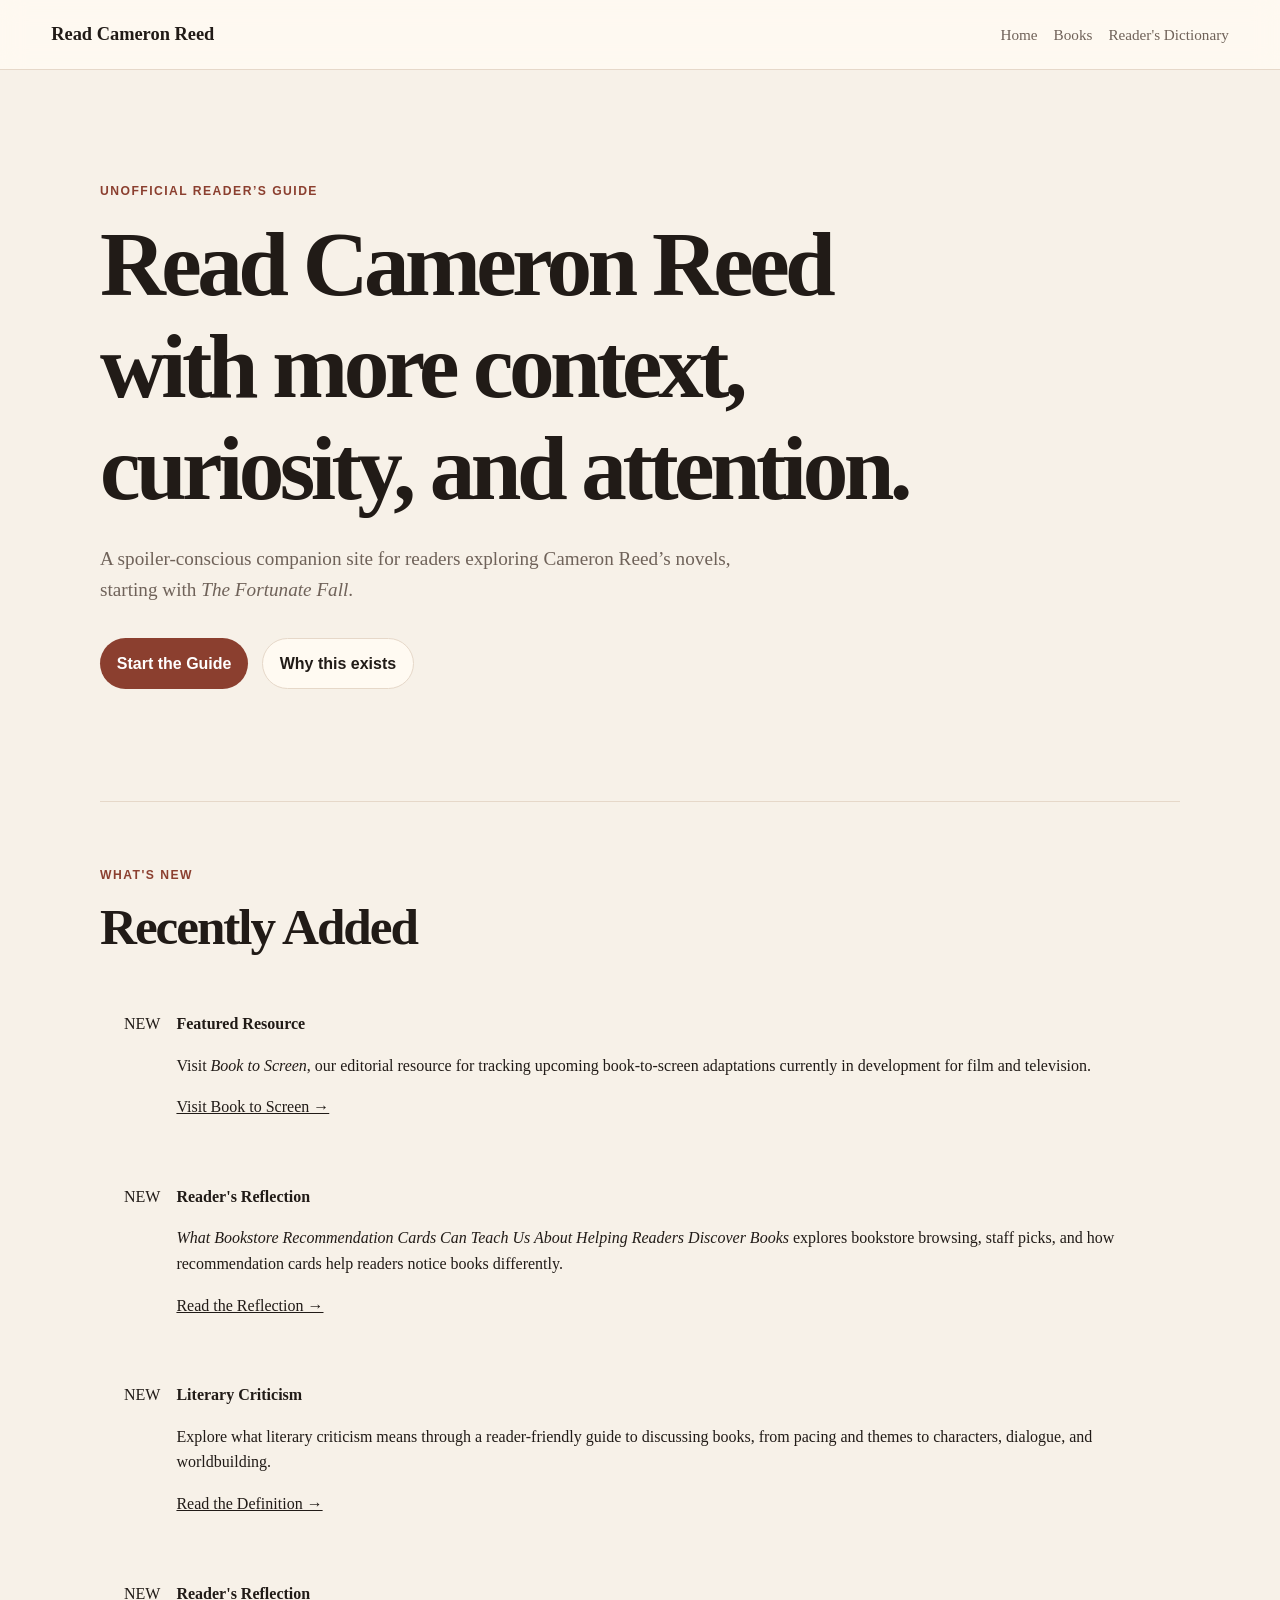
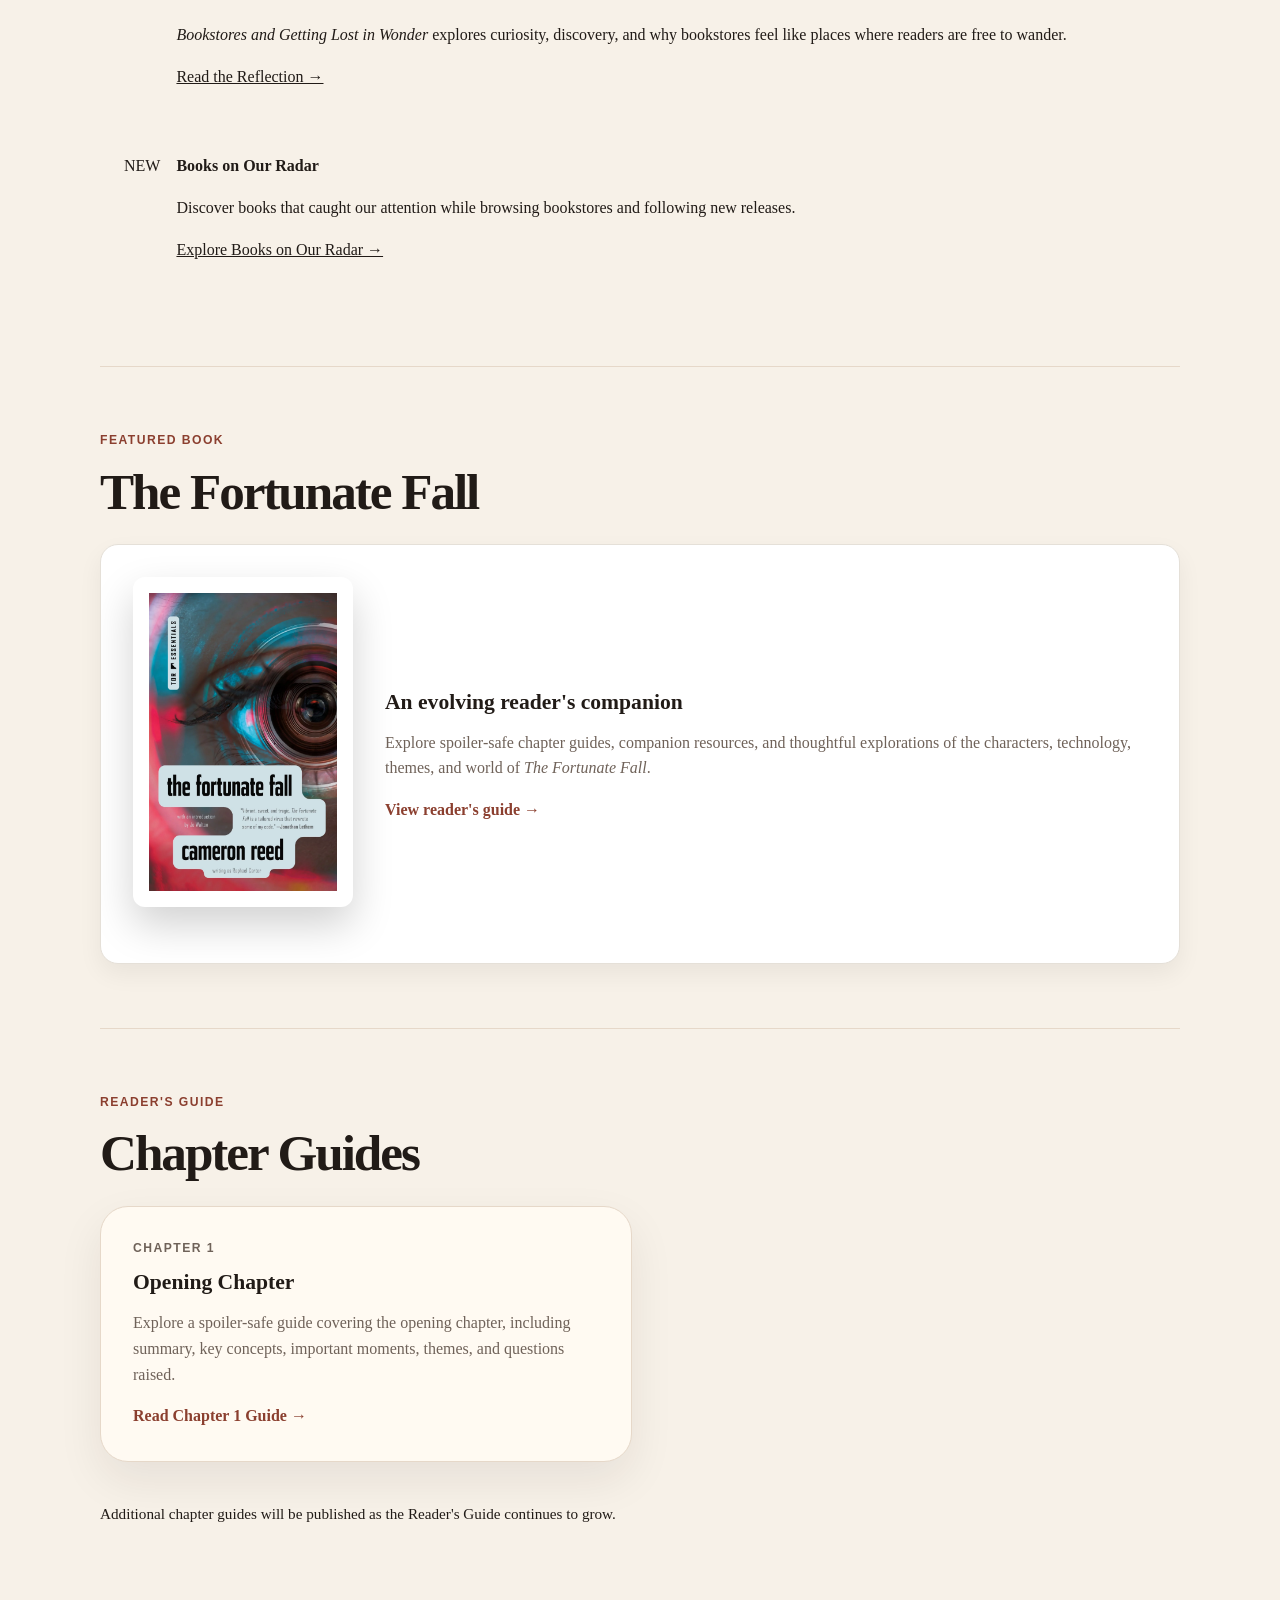
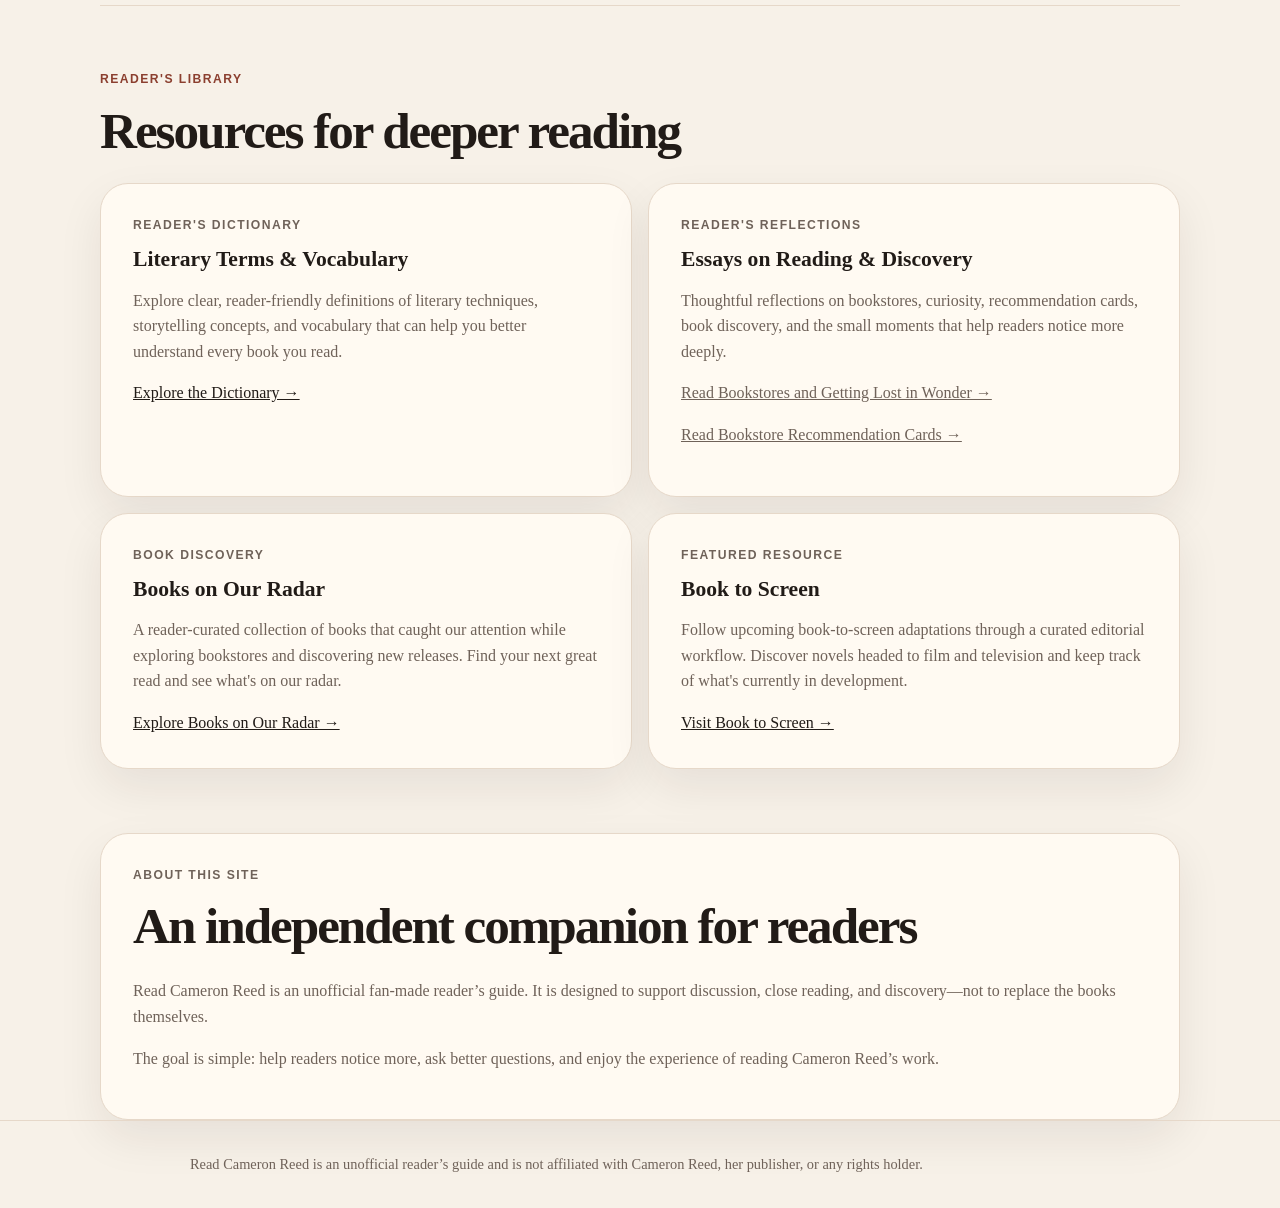
<file: index.html>
<!doctype html>
<html lang="en">

<head>
  <!-- Google tag (gtag.js) -->
  <script async src="https://www.googletagmanager.com/gtag/js?id=G-PW70NG52H1"></script>
  <script>
    window.dataLayer = window.dataLayer || [];
    function gtag() { dataLayer.push(arguments); }
    gtag('js', new Date());

    gtag('config', 'G-PW70NG52H1');
  </script>

  <meta charset="utf-8">
  <meta name="viewport" content="width=device-width, initial-scale=1">

  <title>Read Cameron Reed | An Unofficial Reader's Companion</title>
  <meta name="description"
    content="An unofficial, spoiler-conscious reader's companion for Cameron Reed's novels, featuring chapter guides, themes, characters, and reading resources.">
  <meta name="author" content="Read Cameron Reed">

  <link rel="canonical" href="https://readcameronreed.com/">

  <!-- Open Graph -->
  <meta property="og:locale" content="en_US">
  <meta property="og:type" content="website">
  <meta property="og:site_name" content="Read Cameron Reed">
  <meta property="og:url" content="https://readcameronreed.com/">
  <meta property="og:title" content="Read Cameron Reed">
  <meta property="og:description"
    content="Chapter guides, themes, characters, and thoughtful reading companions for Cameron Reed's novels.">
  <meta property="og:image" content="https://readcameronreed.com/assets/images/social/social-card.jpg">
  <meta property="og:image:secure_url" content="https://readcameronreed.com/assets/images/social/social-card.jpg">
  <meta property="og:image:type" content="image/jpeg">
  <meta property="og:image:width" content="1200">
  <meta property="og:image:height" content="630">
  <meta property="og:image:alt"
    content="Read Cameron Reed — An unofficial reader's companion for Cameron Reed's novels.">

  <!-- Twitter / X -->
  <meta name="twitter:card" content="summary_large_image">
  <meta name="twitter:title" content="Read Cameron Reed">
  <meta name="twitter:description"
    content="Chapter guides, themes, characters, and thoughtful reading companions for Cameron Reed's novels.">
  <meta name="twitter:image" content="https://readcameronreed.com/assets/images/social/social-card.jpg">
  <meta name="twitter:image:alt"
    content="Read Cameron Reed — An unofficial reader's companion for Cameron Reed's novels.">

  <!-- Icons -->
  <link rel="icon" href="/favicon.ico" sizes="any">
  <link rel="icon" type="image/svg+xml" href="/assets/favicon.svg">
  <link rel="icon" type="image/png" sizes="32x32" href="/favicon-32x32.png">
  <link rel="icon" type="image/png" sizes="16x16" href="/favicon-16x16.png">
  <link rel="apple-touch-icon" href="/apple-touch-icon.png">

  <meta name="theme-color" content="#8b3f2f">

  <link rel="stylesheet" href="/assets/style.css?v=1.0.13" />
</head>

<body>
  <header class="site-header">
    <a class="site-logo" href="/">Read Cameron Reed</a>

    <nav class="site-nav" aria-label="Main navigation">
      <a href="/" aria-current="page">Home</a>
      <a href="/the-fortunate-fall/">Books</a>
      <!-- <a href="/readers-library/">Reader's Library</a> -->
      <a href="/readers-dictionary/">Reader's Dictionary</a>
    </nav>
  </header>

  <main>
    <section class="hero">
      <p class="eyebrow">Unofficial reader’s guide</p>
      <h1>Read Cameron Reed with more context, curiosity, and attention.</h1>
      <p class="hero-text">
        A spoiler-conscious companion site for readers exploring Cameron Reed’s novels,
        starting with <em>The Fortunate Fall</em>.
      </p>

      <div class="hero-actions">
        <a class="button primary" href="/the-fortunate-fall/">
          Start the Guide
        </a>
        <a class="button secondary" href="#about">Why this exists</a>
      </div>
    </section>

    <section id="recent" class="section recent-section">
      <div class="section-heading">
        <p class="eyebrow">What's New</p>
        <h2>Recently Added</h2>
      </div>

      <ul class="recent-list">

        <li>
          <span class="recent-badge">NEW</span>

          <div>
            <strong>Featured Resource</strong>

            <p>
              Visit <em>Book to Screen</em>, our editorial resource for tracking
              upcoming book-to-screen adaptations currently in development for film
              and television.
            </p>

            <a href="https://booktoscreen.org/" target="_blank" rel="noopener">
              Visit Book to Screen →
            </a>
          </div>
        </li>

        <li>
          <span class="recent-badge">NEW</span>

          <div>
            <strong>Reader's Reflection</strong>

            <p>
              <em>What Bookstore Recommendation Cards Can Teach Us About Helping Readers Discover Books</em>
              explores bookstore browsing, staff picks, and how recommendation cards help readers notice books
              differently.
            </p>

            <a href="/reflections/bookstore-recommendation-cards/">
              Read the Reflection →
            </a>
          </div>
        </li>

        <li>
          <span class="recent-badge">NEW</span>

          <div>
            <strong>Literary Criticism</strong>

            <p>
              Explore what literary criticism means through a reader-friendly guide to
              discussing books, from pacing and themes to characters, dialogue, and
              worldbuilding.
            </p>

            <a href="/readers-dictionary/literary-criticism/">
              Read the Definition →
            </a>
          </div>
        </li>

        <li>
          <span class="recent-badge">NEW</span>

          <div>
            <strong>Reader's Reflection</strong>

            <p>
              <em>Bookstores and Getting Lost in Wonder</em> explores curiosity,
              discovery, and why bookstores feel like places where readers are free
              to wander.
            </p>

            <a href="/reflections/bookstores-and-curiosity/">
              Read the Reflection →
            </a>
          </div>
        </li>

        <li>
          <span class="recent-badge">NEW</span>

          <div>
            <strong>Books on Our Radar</strong>

            <p>
              Discover books that caught our attention while browsing bookstores
              and following new releases.
            </p>

            <a href="/books-on-our-radar/">
              Explore Books on Our Radar →
            </a>
          </div>
        </li>

      </ul>
    </section>

    <section id="books" class="section">
      <div class="section-heading">
        <p class="eyebrow">Featured book</p>
        <h2>The Fortunate Fall</h2>
      </div>

      <div class="book-card">

        <img src="/assets/images/the-fortunate-fall-cover.webp" alt="Cover of The Fortunate Fall by Cameron Reed"
          class="book-cover">

        <div>
          <h3>An evolving reader's companion</h3>
          <p>
            Explore spoiler-safe chapter guides, companion resources, and thoughtful explorations of the characters,
            technology, themes, and world of <em>The Fortunate Fall</em>.
          </p>

          <a class="text-link" href="/the-fortunate-fall/">
            View reader's guide →
          </a>
        </div>

      </div>
    </section>

    <section id="guides" class="section">
      <div class="section-heading">
        <p class="eyebrow">Reader's Guide</p>
        <h2>Chapter Guides</h2>
      </div>

      <div class="guide-grid">

        <article class="guide-card">
          <p class="chapter-label">Chapter 1</p>

          <h3>Opening Chapter</h3>

          <p>
            Explore a spoiler-safe guide covering the opening chapter, including summary, key concepts, important
            moments, themes, and questions raised.
          </p>

          <a class="text-link" href="/the-fortunate-fall/chapter-1/">
            Read Chapter 1 Guide →
          </a>
        </article>
      </div>
      <p class="doc-note">
        Additional chapter guides will be published as the Reader's Guide continues to grow.
      </p>
    </section>

    <section id="library" class="section">
      <div class="section-heading">
        <p class="eyebrow">Reader's Library</p>
        <h2>Resources for deeper reading</h2>
      </div>

      <div class="guide-grid">

        <article class="guide-card">
          <p class="chapter-label">Reader's Dictionary</p>

          <h3>Literary Terms &amp; Vocabulary</h3>

          <p>
            Explore clear, reader-friendly definitions of literary techniques,
            storytelling concepts, and vocabulary that can help you better
            understand every book you read.
          </p>

          <a href="/readers-dictionary/">
            Explore the Dictionary →
          </a>
        </article>

        <article class="guide-card">
          <p class="chapter-label">Reader's Reflections</p>

          <h3>Essays on Reading &amp; Discovery</h3>

          <p>
            Thoughtful reflections on bookstores, curiosity, recommendation cards,
            book discovery, and the small moments that help readers notice more deeply.
          </p>

          <p>
            <a href="/reflections/bookstores-and-curiosity/">
              Read Bookstores and Getting Lost in Wonder →
            </a>
          </p>

          <p>
            <a href="/reflections/bookstore-recommendation-cards/">
              Read Bookstore Recommendation Cards →
            </a>
          </p>
        </article>

        <article class="guide-card">
          <p class="chapter-label">Book Discovery</p>

          <h3>Books on Our Radar</h3>

          <p>
            A reader-curated collection of books that caught our attention while
            exploring bookstores and discovering new releases. Find your next
            great read and see what's on our radar.
          </p>

          <a href="/books-on-our-radar/">
            Explore Books on Our Radar →
          </a>
        </article>

        <article class="guide-card">
          <p class="chapter-label">Featured Resource</p>

          <h3>Book to Screen</h3>

          <p>
            Follow upcoming book-to-screen adaptations through a curated editorial
            workflow. Discover novels headed to film and television and keep track
            of what's currently in development.
          </p>

          <a href="https://booktoscreen.org/" target="_blank" rel="noopener">
            Visit Book to Screen →
          </a>
        </article>

      </div>
    </section>

    <section id="about" class="section about-section">
      <div class="section-heading">
        <p class="eyebrow">About this site</p>
        <h2>An independent companion for readers</h2>
      </div>

      <p>
        Read Cameron Reed is an unofficial fan-made reader’s guide. It is designed to support
        discussion, close reading, and discovery—not to replace the books themselves.
      </p>

      <p>
        The goal is simple: help readers notice more, ask better questions, and enjoy the experience
        of reading Cameron Reed’s work.
      </p>
    </section>
  </main>

  <footer class="site-footer">
    <p>
      Read Cameron Reed is an unofficial reader’s guide and is not affiliated with Cameron Reed,
      her publisher, or any rights holder.
    </p>
  </footer>

  <script src="assets/main.js"></script>
</body>

</html>
</file>
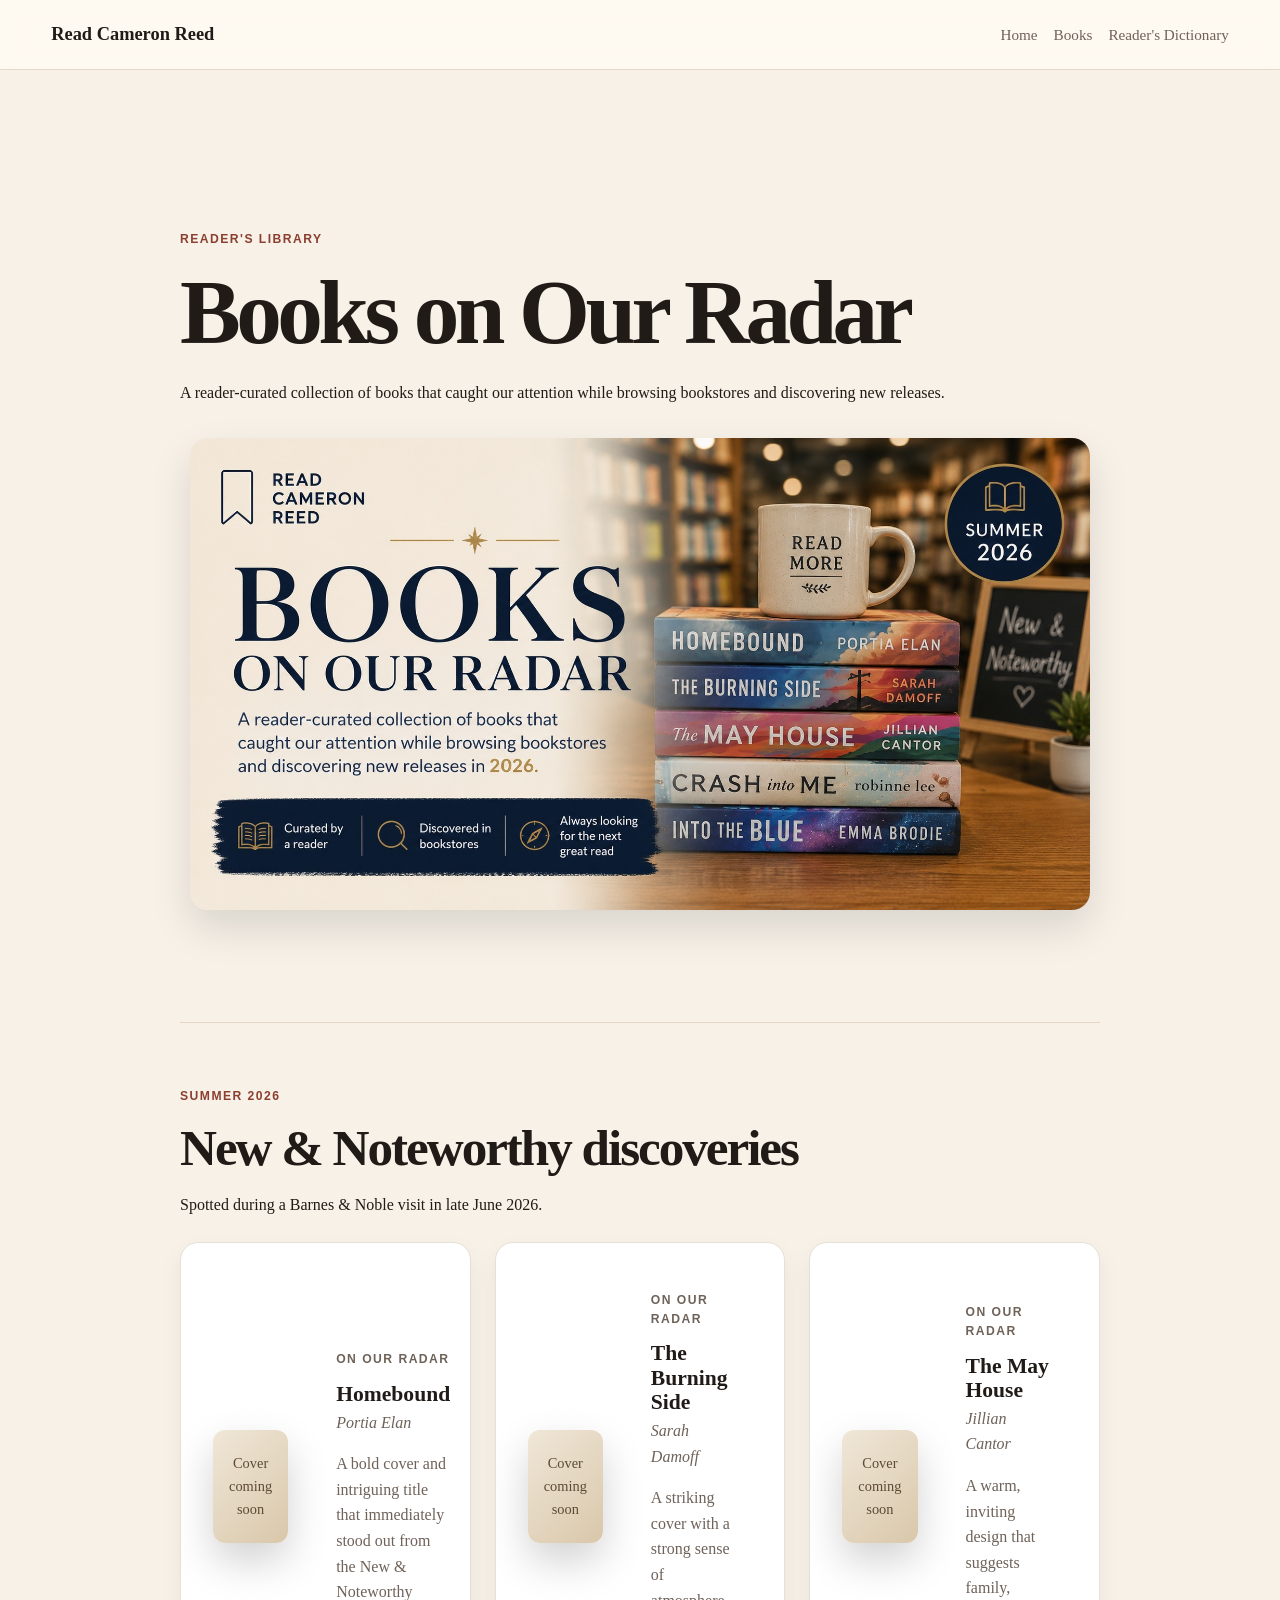
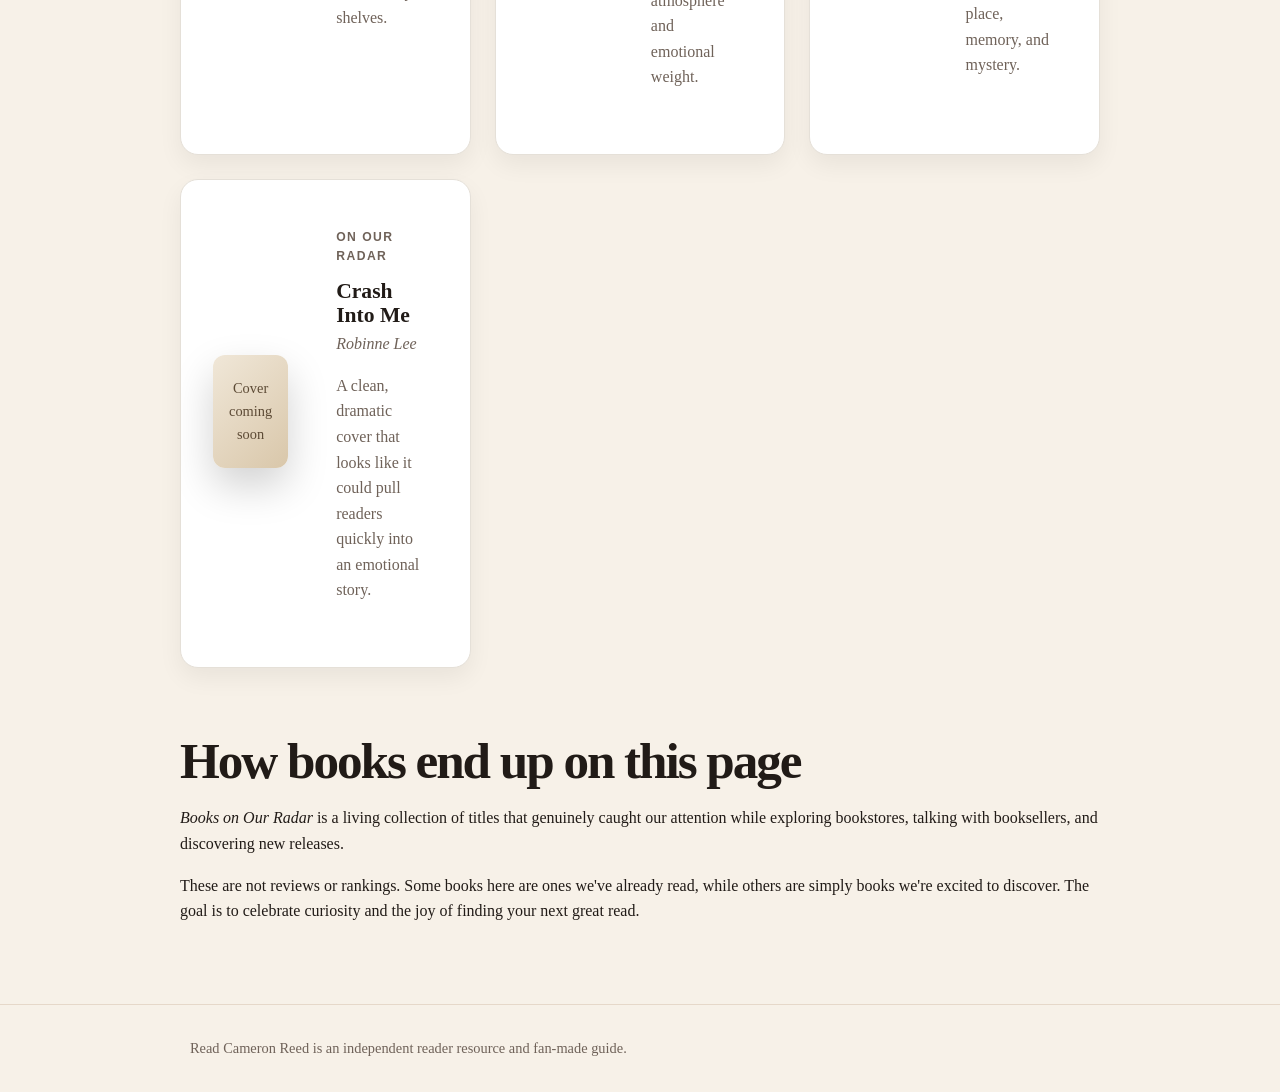
<file: books-on-our-radar/index.html>
<!DOCTYPE html>
<html lang="en">

<head>
    <!-- Google tag (gtag.js) -->
    <script async src="https://www.googletagmanager.com/gtag/js?id=G-PW70NG52H1"></script>
    <script>
        window.dataLayer = window.dataLayer || [];
        function gtag() { dataLayer.push(arguments); }
        gtag('js', new Date());

        gtag('config', 'G-PW70NG52H1');
    </script>

    <meta charset="UTF-8" />
    <meta name="viewport" content="width=device-width, initial-scale=1.0" />

    <title>Books on Our Radar | Read Cameron Reed</title>

    <meta name="description"
        content="A reader-curated collection of books that caught our attention while browsing bookstores and discovering new releases in 2026." />

    <link rel="canonical" href="https://readcameronreed.com/readers-library/books-on-our-radar/" />

    <meta name="robots" content="index,follow" />
    <meta name="author" content="Read Cameron Reed" />
    <meta name="theme-color" content="#0b1220" />

    <link rel="canonical" href="https://readcameronreed.com/the-fortunate-fall/" />

    <!-- Open Graph -->
    <meta property="og:type" content="website" />
    <meta property="og:site_name" content="Read Cameron Reed" />
    <meta property="og:title" content="Books on Our Radar | Read Cameron Reed" />
    <meta property="og:description"
        content="A reader-curated collection of books that caught our attention while browsing bookstores and discovering new releases in 2026." />
    <meta property="og:url" content="https://readcameronreed.com/readers-library/books-on-our-radar/" />
    <meta property="og:image" content="https://readcameronreed.com/assets/images/social/books-on-our-radar.jpg" />
    <meta property="og:image:width" content="1200" />
    <meta property="og:image:height" content="630" />
    <meta property="og:image:alt" content="Books on Our Radar by Read Cameron Reed" />

    <!-- Twitter -->
    <meta name="twitter:card" content="summary_large_image" />
    <meta name="twitter:title" content="Books on Our Radar | Read Cameron Reed" />
    <meta name="twitter:description"
        content="A reader-curated collection of books that caught our attention while browsing bookstores and discovering new releases in 2026." />
    <meta name="twitter:image" content="https://readcameronreed.com/assets/images/social/books-on-our-radar.jpg" />

    <!-- Icons -->
    <link rel="icon" href="/favicon.ico" sizes="any">
    <link rel="icon" type="image/svg+xml" href="/assets/favicon.svg">
    <link rel="icon" type="image/png" sizes="32x32" href="/favicon-32x32.png">
    <link rel="icon" type="image/png" sizes="16x16" href="/favicon-16x16.png">
    <link rel="apple-touch-icon" href="/apple-touch-icon.png">

    <link rel="stylesheet" href="/assets/style.css?v=1.0.13" />
</head>

<body>
    <header class="site-header">
        <a class="site-logo" href="/">Read Cameron Reed</a>

        <nav class="site-nav" aria-label="Main navigation">
            <a href="/">Home</a>
            <a href="/the-fortunate-fall/" aria-current="page">Books</a>
            <!-- <a href="/readers-library/">Reader's Library</a> -->
            <a href="/readers-dictionary/">Reader's Dictionary</a>
        </nav>
    </header>

    <main class="page-shell">
        <section class="hero">
            <p class="eyebrow">Reader's Library</p>

            <h1>Books on Our Radar</h1>

            <p class="lede">
                A reader-curated collection of books that caught our attention while
                browsing bookstores and discovering new releases.
            </p>

            <img class="hero-social-card" src="/assets/images/social/books-on-our-radar.jpg"
                alt="Books on Our Radar by Read Cameron Reed">
        </section>

        <section class="section">
            <div class="section-heading">
                <p class="eyebrow">Summer 2026</p>
                <h2>New & Noteworthy discoveries</h2>
                <p>
                    Spotted during a Barnes & Noble visit in late June 2026.
                </p>
            </div>

            <div class="book-grid">
                <article class="book-card">
                    <div class="book-cover placeholder-cover">Cover coming soon</div>
                    <div class="book-card-body">
                        <p class="chapter-label">On our radar</p>
                        <h3>Homebound</h3>
                        <p class="book-author">Portia Elan</p>
                        <p>
                            A bold cover and intriguing title that immediately stood out from the
                            New & Noteworthy shelves.
                        </p>
                    </div>
                </article>

                <article class="book-card">
                    <div class="book-cover placeholder-cover">Cover coming soon</div>
                    <div class="book-card-body">
                        <p class="chapter-label">On our radar</p>
                        <h3>The Burning Side</h3>
                        <p class="book-author">Sarah Damoff</p>
                        <p>
                            A striking cover with a strong sense of atmosphere and emotional weight.
                        </p>
                    </div>
                </article>

                <article class="book-card">
                    <div class="book-cover placeholder-cover">Cover coming soon</div>
                    <div class="book-card-body">
                        <p class="chapter-label">On our radar</p>
                        <h3>The May House</h3>
                        <p class="book-author">Jillian Cantor</p>
                        <p>
                            A warm, inviting design that suggests family, place, memory, and mystery.
                        </p>
                    </div>
                </article>

                <article class="book-card">
                    <div class="book-cover placeholder-cover">Cover coming soon</div>
                    <div class="book-card-body">
                        <p class="chapter-label">On our radar</p>
                        <h3>Crash Into Me</h3>
                        <p class="book-author">Robinne Lee</p>
                        <p>
                            A clean, dramatic cover that looks like it could pull readers quickly into
                            an emotional story.
                        </p>
                    </div>
                </article>
            </div>
        </section>

        <section class="reader-note">
            <h2>How books end up on this page</h2>

            <p>
                <em>Books on Our Radar</em> is a living collection of titles that genuinely
                caught our attention while exploring bookstores, talking with booksellers,
                and discovering new releases.
            </p>

            <p>
                These are not reviews or rankings. Some books here are ones we've already
                read, while others are simply books we're excited to discover. The goal is
                to celebrate curiosity and the joy of finding your next great read.
            </p>
        </section>
    </main>

    <footer class="site-footer">
        <p>
            Read Cameron Reed is an independent reader resource and fan-made guide.
        </p>
    </footer>
</body>

</html>
</file>
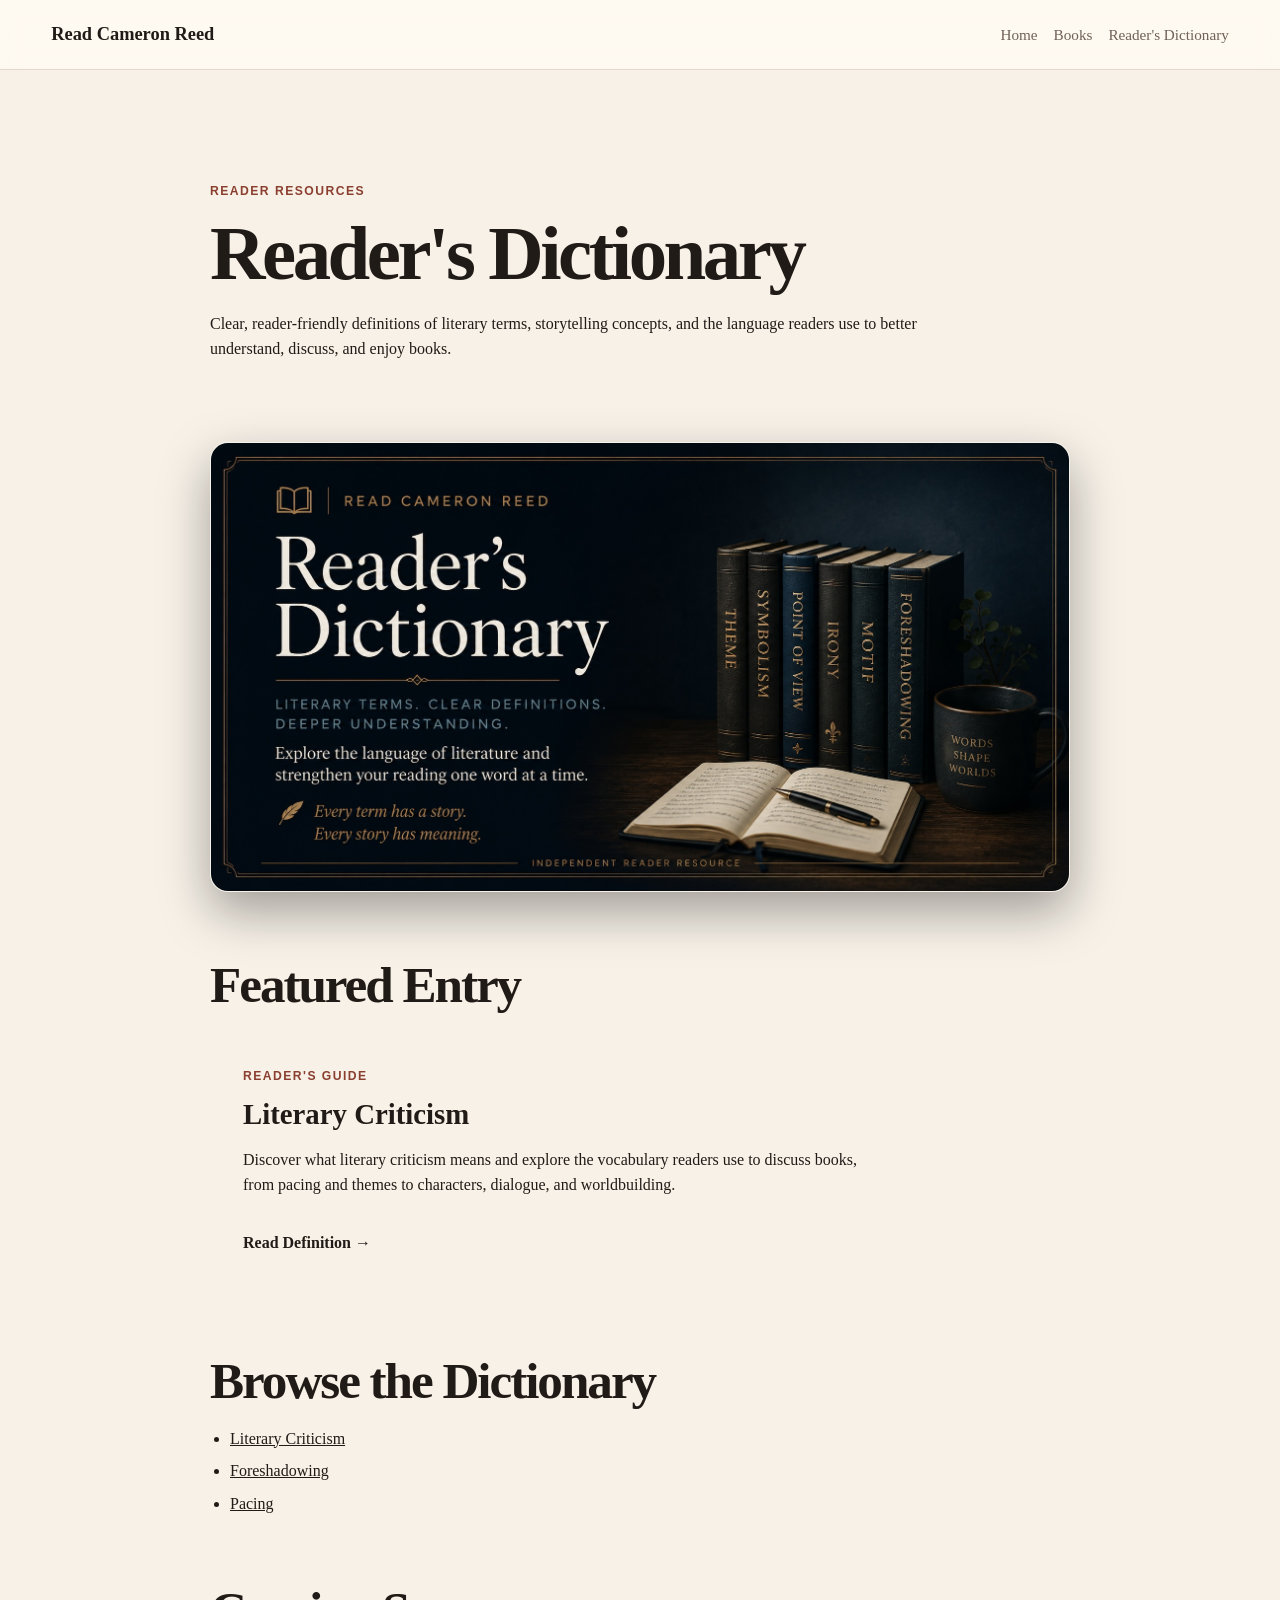
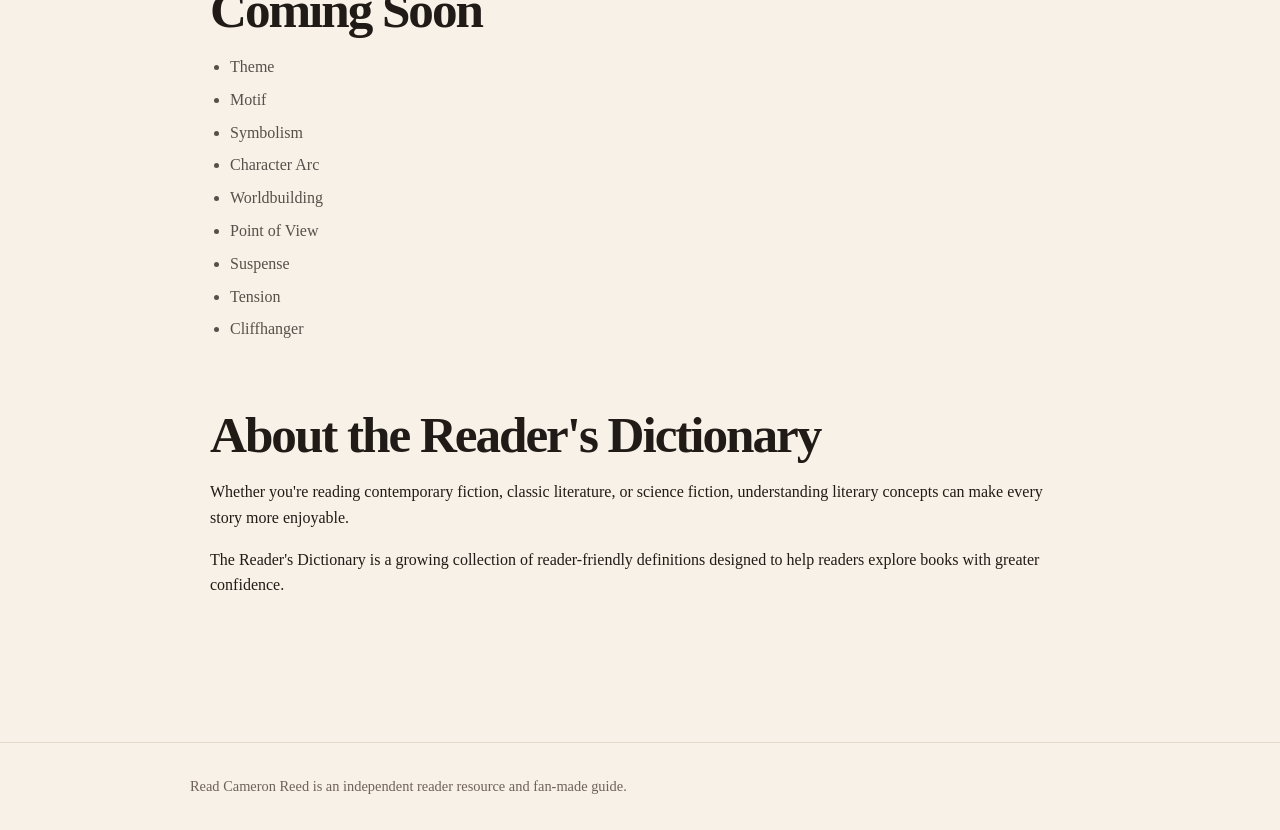
<file: readers-dictionary/index.html>
<!DOCTYPE html>
<html lang="en">

<head>
    <!-- Google tag (gtag.js) -->
    <script async src="https://www.googletagmanager.com/gtag/js?id=G-PW70NG52H1"></script>
    <script>
        window.dataLayer = window.dataLayer || [];
        function gtag() { dataLayer.push(arguments); }
        gtag('js', new Date());

        gtag('config', 'G-PW70NG52H1');
    </script>

    <meta charset="UTF-8" />
    <meta name="viewport" content="width=device-width, initial-scale=1.0" />

    <title>Reader's Dictionary | Read Cameron Reed</title>

    <meta name="description"
        content="Explore clear, reader-friendly definitions of literary terms, storytelling techniques, and vocabulary designed to help readers better understand books and literature." />

    <meta name="robots" content="index,follow" />
    <meta name="author" content="Read Cameron Reed" />
    <meta name="theme-color" content="#0b1220" />

    <link rel="canonical" href="https://readcameronreed.com/readers-dictionary/" />

    <!-- Open Graph -->
    <meta property="og:type" content="website" />
    <meta property="og:site_name" content="Read Cameron Reed" />
    <meta property="og:title" content="Reader's Dictionary | Read Cameron Reed" />
    <meta property="og:description"
        content="Explore literary terms, storytelling techniques, and vocabulary with clear, approachable definitions for readers." />
    <meta property="og:url" content="https://readcameronreed.com/readers-dictionary/" />
    <meta property="og:image" content="https://readcameronreed.com/assets/images/social/readers-dictionary.jpg" />
    <meta property="og:image:width" content="1200" />
    <meta property="og:image:height" content="630" />
    <meta property="og:image:alt" content="Reader's Dictionary by Read Cameron Reed" />

    <!-- Twitter -->
    <meta name="twitter:card" content="summary_large_image" />
    <meta name="twitter:title" content="Reader's Dictionary | Read Cameron Reed" />
    <meta name="twitter:description"
        content="A growing collection of literary definitions, storytelling techniques, and reader-friendly vocabulary." />
    <meta name="twitter:image" content="https://readcameronreed.com/assets/images/social/readers-dictionary.jpg" />

    <!-- Icons -->
    <link rel="icon" href="/favicon.ico" sizes="any">
    <link rel="icon" type="image/svg+xml" href="/assets/favicon.svg">
    <link rel="icon" type="image/png" sizes="32x32" href="/favicon-32x32.png">
    <link rel="icon" type="image/png" sizes="16x16" href="/favicon-16x16.png">
    <link rel="apple-touch-icon" href="/apple-touch-icon.png">

    <link rel="stylesheet" href="/assets/style.css?v=1.0.13" />
</head>

<body>
    <header class="site-header">
        <a class="site-logo" href="/">Read Cameron Reed</a>

        <nav class="site-nav" aria-label="Main navigation">
            <a href="/">Home</a>
            <a href="/the-fortunate-fall/">Books</a>
            <!-- <a href="/readers-library/">Reader's Library</a> -->
            <a href="/readers-dictionary/" aria-current="page">Reader's Dictionary</a>
        </nav>
    </header>

    <main class="doc-shell">
        <article class="dictionary-index">
            <section class="doc-hero">
                <p class="eyebrow">Reader Resources</p>

                <h1>Reader's Dictionary</h1>

                <p class="lede">
                    Clear, reader-friendly definitions of literary terms, storytelling concepts,
                    and the language readers use to better understand, discuss, and enjoy books.
                </p>
            </section>

            <section class="dictionary-banner">

                <img src="/assets/images/social/readers-dictionary.jpg" alt="Reader's Dictionary by Read Cameron Reed"
                    width="1200" height="630" loading="eager">

            </section>

            <section class="dictionary-feature">
                <h2>Featured Entry</h2>

                <div class="dictionary-card">
                    <p class="eyebrow">Reader's Guide</p>

                    <h3>Literary Criticism</h3>

                    <p>
                        Discover what literary criticism means and explore the vocabulary
                        readers use to discuss books, from pacing and themes to characters,
                        dialogue, and worldbuilding.
                    </p>

                    <a class="dictionary-link" href="/readers-dictionary/literary-criticism/">
                        Read Definition →
                    </a>
                </div>
            </section>

            <section>
                <h2>Browse the Dictionary</h2>

                <ul class="dictionary-list">
                    <li>
                        <a href="/readers-dictionary/literary-criticism/">Literary Criticism</a>
                    </li>
                    <li>
                        <a href="/readers-dictionary/foreshadowing/">Foreshadowing</a>
                    </li>
                    <li>
                        <a href="/readers-dictionary/pacing/">Pacing</a>
                    </li>
                </ul>
            </section>

            <section>
                <h2>Coming Soon</h2>

                <ul class="coming-soon">
                    <li>Theme</li>
                    <li>Motif</li>
                    <li>Symbolism</li>
                    <li>Character Arc</li>
                    <li>Worldbuilding</li>
                    <li>Point of View</li>
                    <li>Suspense</li>
                    <li>Tension</li>
                    <li>Cliffhanger</li>
                </ul>
            </section>

            <section>
                <h2>About the Reader's Dictionary</h2>

                <p>
                    Whether you're reading contemporary fiction, classic literature,
                    or science fiction, understanding literary concepts can make
                    every story more enjoyable.
                </p>

                <p>
                    The Reader's Dictionary is a growing collection of reader-friendly
                    definitions designed to help readers explore books with greater confidence.
                </p>
            </section>
        </article>
    </main>

    <footer class="site-footer">
        <p>
            Read Cameron Reed is an independent reader resource and fan-made guide.
        </p>
    </footer>
</body>

</html>
</file>
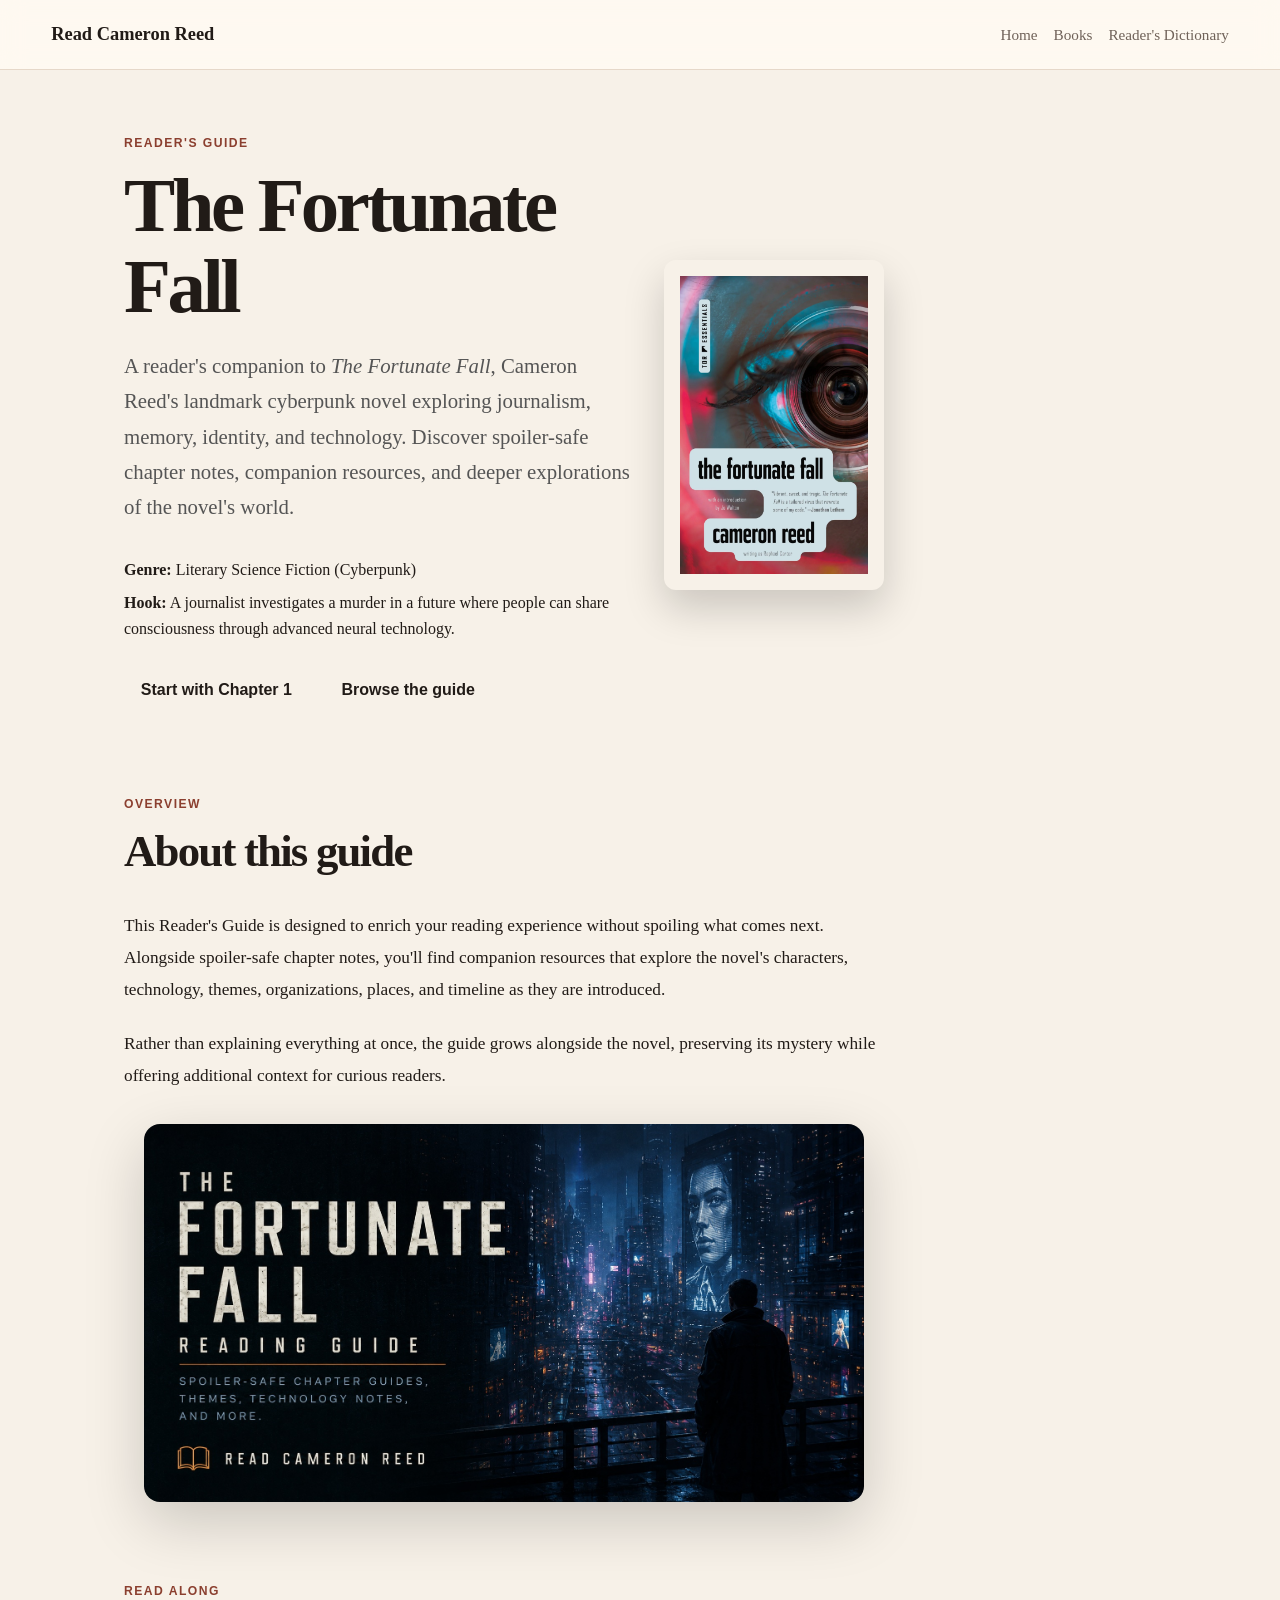
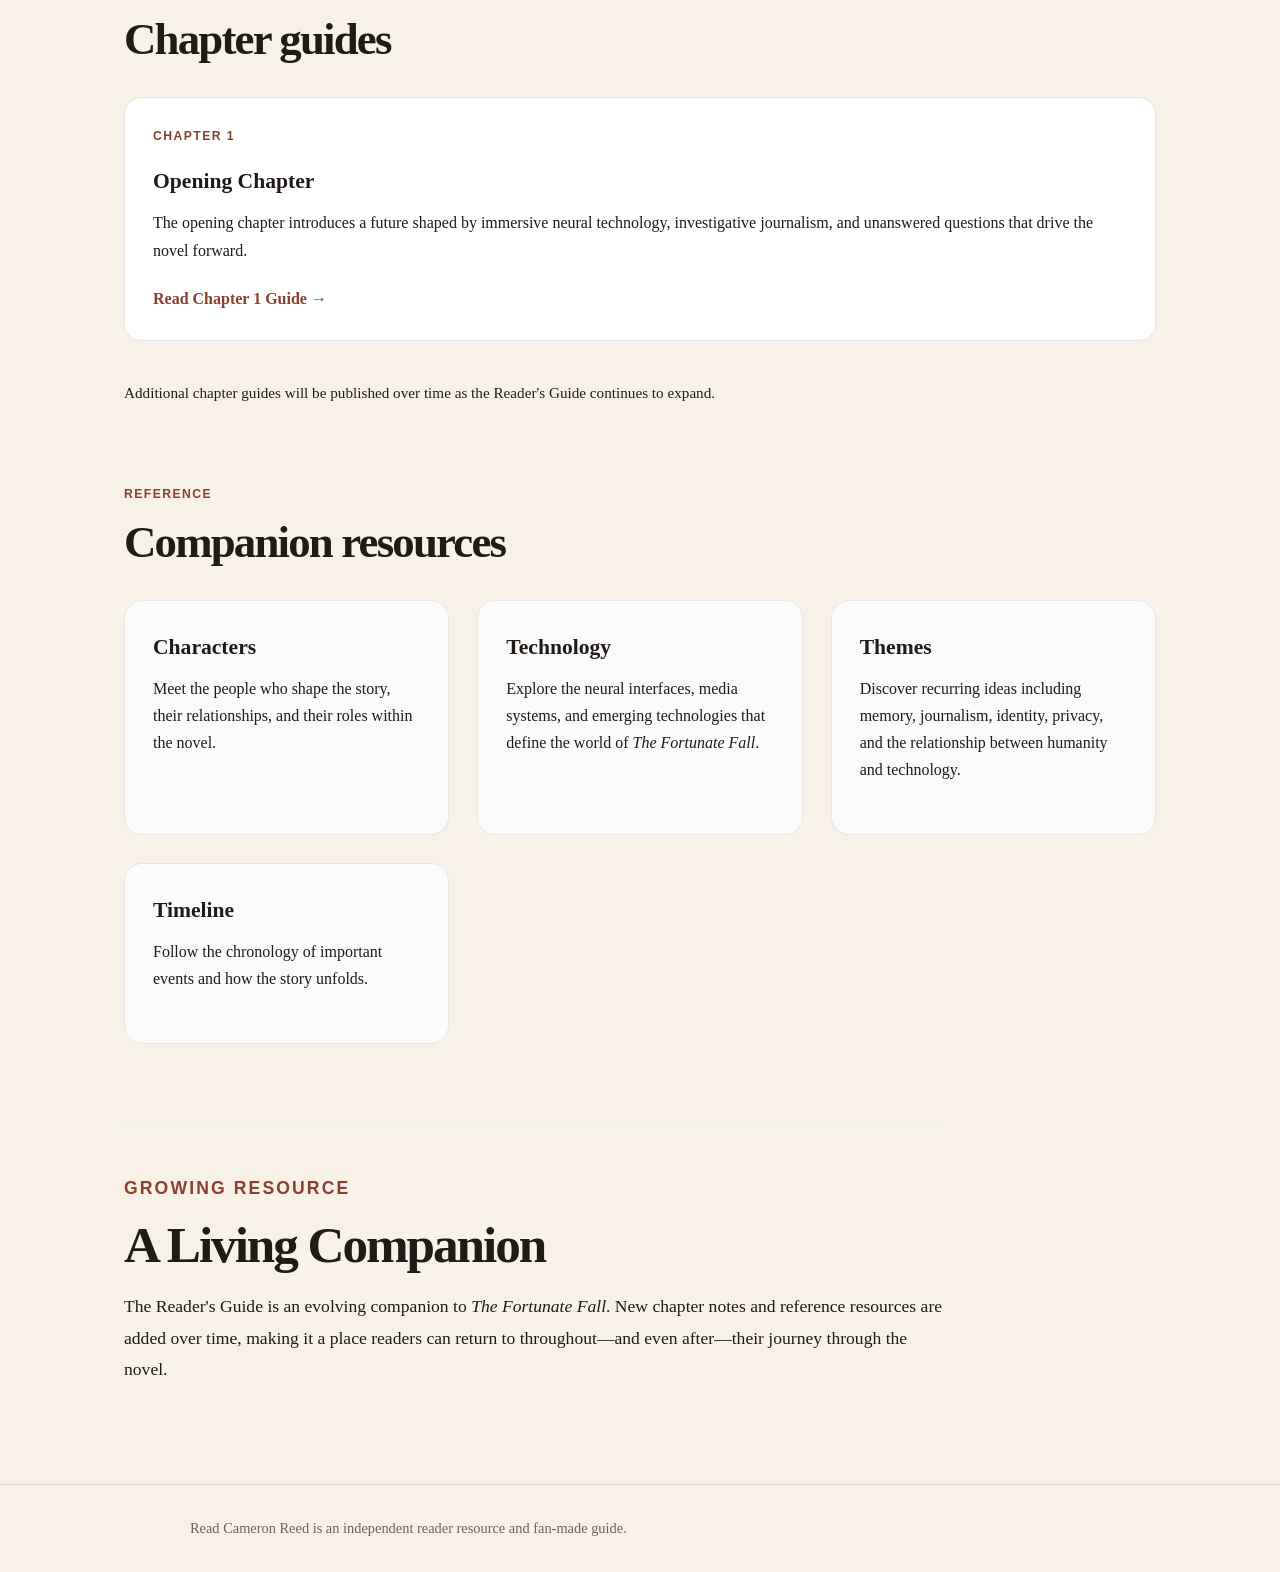
<file: the-fortunate-fall/index.html>
<!DOCTYPE html>
<html lang="en">

<head>
    <!-- Google tag (gtag.js) -->
    <script async src="https://www.googletagmanager.com/gtag/js?id=G-PW70NG52H1"></script>
    <script>
        window.dataLayer = window.dataLayer || [];
        function gtag() { dataLayer.push(arguments); }
        gtag('js', new Date());

        gtag('config', 'G-PW70NG52H1');
    </script>

    <meta charset="UTF-8" />
    <meta name="viewport" content="width=device-width, initial-scale=1.0" />

    <title>The Fortunate Fall Reading Guide | Read Cameron Reed</title>

    <meta name="description"
        content="A spoiler-safe companion guide for The Fortunate Fall by Cameron Reed, featuring chapter guides, themes, characters, technology notes, and more." />

    <meta name="robots" content="index,follow" />
    <meta name="author" content="Read Cameron Reed" />
    <meta name="theme-color" content="#0b1220" />

    <link rel="canonical" href="https://readcameronreed.com/the-fortunate-fall/" />

    <!-- Open Graph -->
    <meta property="og:type" content="website" />
    <meta property="og:site_name" content="Read Cameron Reed" />
    <meta property="og:title" content="The Fortunate Fall Reading Guide" />
    <meta property="og:description"
        content="Read alongside The Fortunate Fall with spoiler-safe chapter guides, themes, character notes, and companion resources." />
    <meta property="og:url" content="https://readcameronreed.com/the-fortunate-fall/" />
    <meta property="og:image" content="https://readcameronreed.com/assets/images/social/the-fortunate-fall-guide.jpg" />
    <meta property="og:image:width" content="1200" />
    <meta property="og:image:height" content="630" />
    <meta property="og:image:alt" content="The Fortunate Fall Reading Guide by Read Cameron Reed" />

    <!-- Twitter -->
    <meta name="twitter:card" content="summary_large_image" />
    <meta name="twitter:title" content="The Fortunate Fall Reading Guide" />
    <meta name="twitter:description" content="A spoiler-safe companion guide for The Fortunate Fall by Cameron Reed." />
    <meta name="twitter:image"
        content="https://readcameronreed.com/assets/images/social/the-fortunate-fall-guide.jpg" />

    <!-- Icons -->
    <link rel="icon" href="/favicon.ico" sizes="any">
    <link rel="icon" type="image/svg+xml" href="/assets/favicon.svg">
    <link rel="icon" type="image/png" sizes="32x32" href="/favicon-32x32.png">
    <link rel="icon" type="image/png" sizes="16x16" href="/favicon-16x16.png">
    <link rel="apple-touch-icon" href="/apple-touch-icon.png">

    <link rel="stylesheet" href="/assets/style.css?v=1.0.13" />
</head>

<body>
    <header class="site-header">
        <a class="site-logo" href="/">Read Cameron Reed</a>

        <nav class="site-nav" aria-label="Main navigation">
            <a href="/">Home</a>
            <a href="/the-fortunate-fall/" aria-current="page">Books</a>
            <!-- <a href="/readers-library/">Reader's Library</a> -->
            <a href="/readers-dictionary/">Reader's Dictionary</a>
        </nav>
    </header>

    <main class="doc-shell">
        <section class="doc-hero doc-hero-with-cover">
            <div class="doc-hero-copy">
                <p class="eyebrow">Reader's Guide</p>

                <h1>The Fortunate Fall</h1>

                <p class="doc-lede">
                    A reader's companion to <em>The Fortunate Fall</em>, Cameron Reed's landmark cyberpunk novel exploring
                    journalism, memory, identity, and technology. Discover spoiler-safe chapter notes, companion
                    resources, and deeper explorations of the novel's world.
                </p>

                <div class="guide-overview">
                    <p><strong>Genre:</strong> Literary Science Fiction (Cyberpunk)</p>
                    <p><strong>Hook:</strong> A journalist investigates a murder in a future where people can share
                        consciousness through advanced neural technology.</p>
                </div>

                <div class="doc-actions">
                    <a class="button primary-button" href="/the-fortunate-fall/chapter-1/">
                        Start with Chapter 1
                    </a>

                    <a class="button secondary-button" href="#chapter-guides">
                        Browse the guide
                    </a>
                </div>
            </div>

            <img src="/assets/images/the-fortunate-fall-cover.webp" alt="Cover of The Fortunate Fall by Cameron Reed"
                class="book-cover doc-book-cover">
        </section>

        <section class="doc-section">
            <div class="doc-section-heading">
                <p class="eyebrow">Overview</p>
                <h2>About this guide</h2>
            </div>

            <div class="doc-copy">
                <p>
                    This Reader's Guide is designed to enrich your reading experience without spoiling what comes next.
                    Alongside spoiler-safe chapter notes, you'll find companion resources that explore the novel's
                    characters, technology, themes, organizations, places, and timeline as they are introduced.
                </p>

                <p>
                    Rather than explaining everything at once, the guide grows alongside the novel, preserving its
                    mystery while offering additional context for curious readers.
                </p>

                <img src="/assets/images/social/the-fortunate-fall-guide.jpg"
                    alt="The Fortunate Fall Reading Guide artwork" class="doc-hero-image" width="1200" height="630"
                    loading="eager" decoding="async">
            </div>

        </section>

        <section id="chapter-guides" class="doc-section">
            <div class="doc-section-heading">
                <p class="eyebrow">Read along</p>
                <h2>Chapter guides</h2>
            </div>

            <div class="doc-grid">
                <article class="doc-card">
                    <p class="chapter-label">Chapter 1</p>
                    <h3>Opening Chapter</h3>
                    <p>
                        The opening chapter introduces a future shaped by immersive neural technology, investigative
                        journalism, and unanswered questions that drive the novel forward.
                    </p>
                    <a class="text-link" href="/the-fortunate-fall/chapter-1/">
                        Read Chapter 1 Guide →
                    </a>
                </article>
            </div>
            <p class="doc-note">
                Additional chapter guides will be published over time as the Reader's Guide continues to expand.
            </p>
        </section>

        <section class="doc-section">
            <div class="doc-section-heading">
                <p class="eyebrow">Reference</p>
                <h2>Companion resources</h2>
            </div>

            <div class="doc-grid">
                <article class="doc-card muted">
                    <h3>Characters</h3>
                    <p>
                        Meet the people who shape the story, their relationships, and their roles within the novel.
                    </p>
                </article>

                <article class="doc-card muted">
                    <h3>Technology</h3>
                    <p>
                        Explore the neural interfaces, media systems, and emerging technologies that define the world of
                        <em>The Fortunate Fall</em>.
                    </p>
                </article>

                <article class="doc-card muted">
                    <h3>Themes</h3>
                    <p>
                        Discover recurring ideas including memory, journalism, identity, privacy, and the relationship
                        between humanity and technology.
                    </p>
                </article>

                <article class="doc-card muted">
                    <h3>Timeline</h3>
                    <p>
                        Follow the chronology of important events and how the story unfolds.
                    </p>
                </article>
            </div>
        </section>

        <section class="doc-section doc-callout">
            <div>
                <p class="eyebrow">Growing Resource</p>
                <h2>A Living Companion</h2>
            </div>

            <p>
                The Reader's Guide is an evolving companion to <em>The Fortunate Fall</em>. New chapter notes and
                reference
                resources are added over time, making it a place readers can return to throughout—and even after—their
                journey through the novel.
            </p>
        </section>
    </main>

    <footer class="site-footer">
        <p>
            Read Cameron Reed is an independent reader resource and fan-made guide.
        </p>
    </footer>
</body>

</html>
</file>
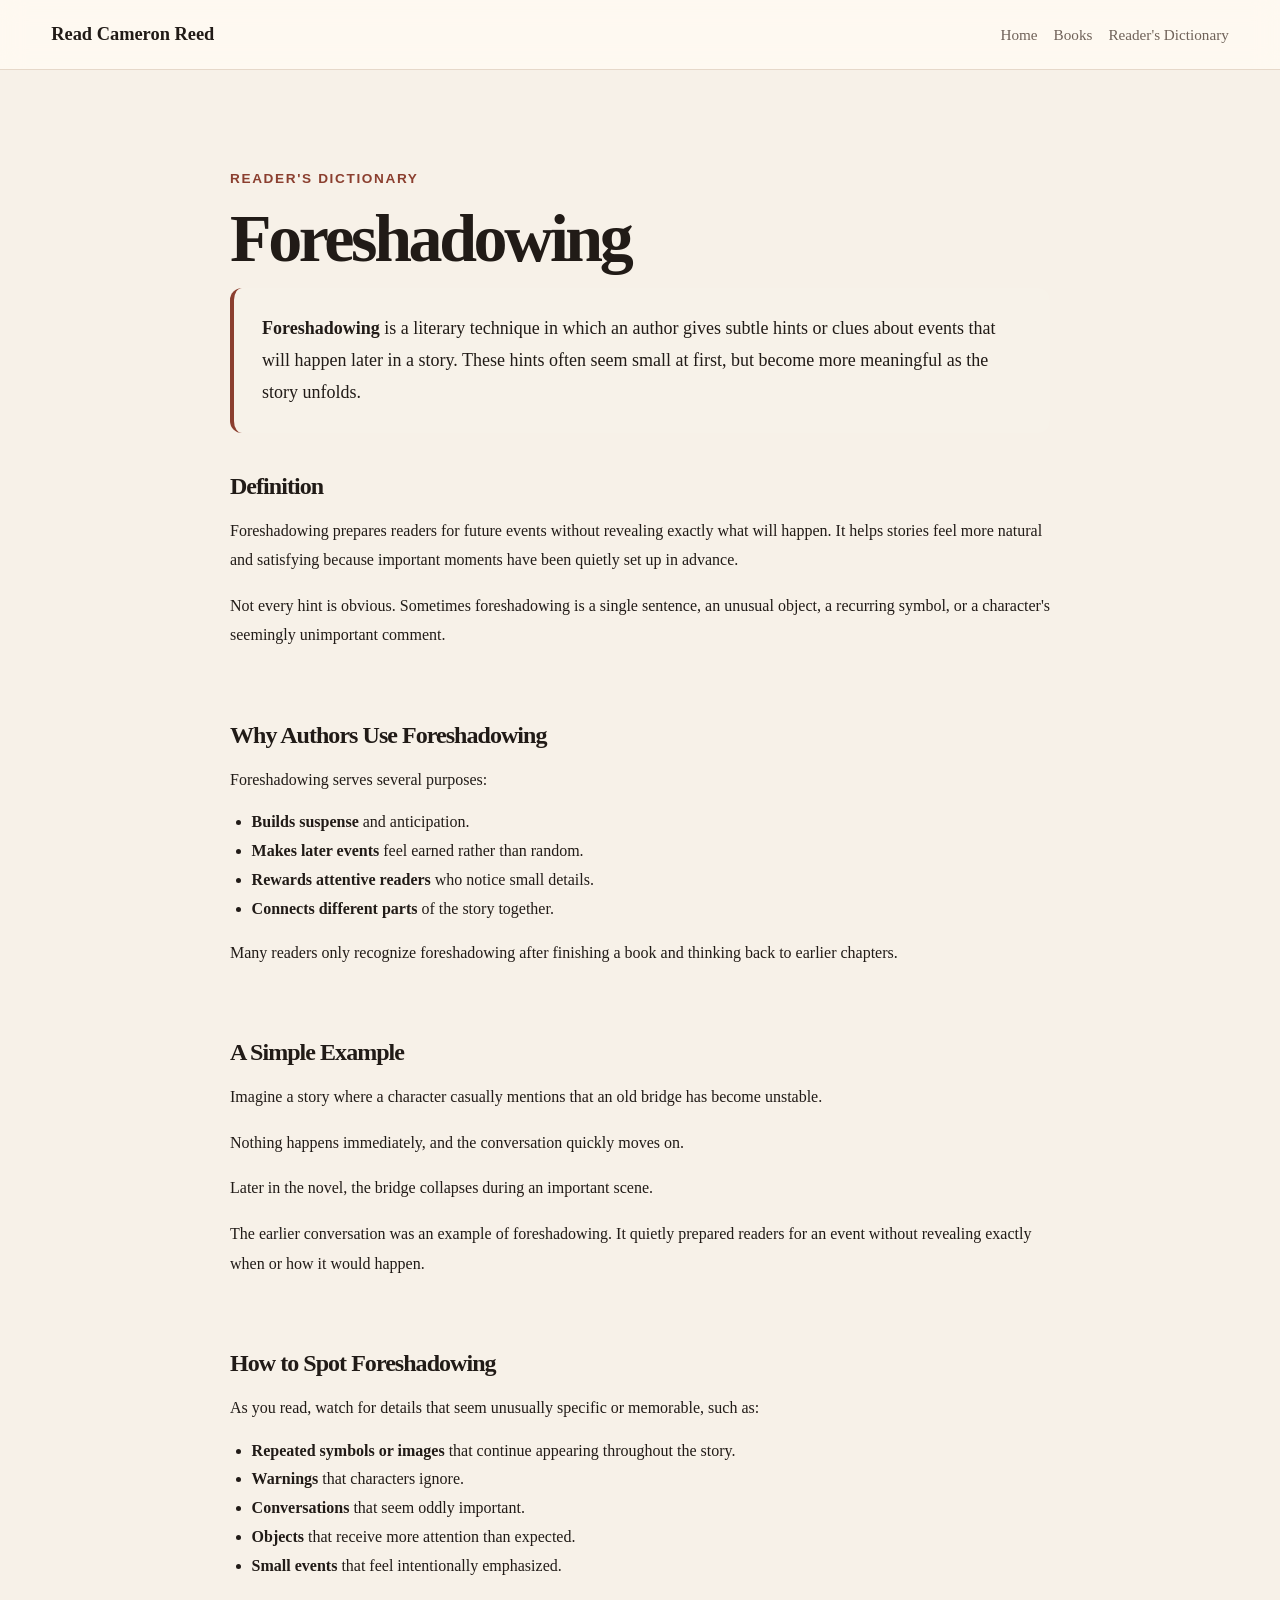
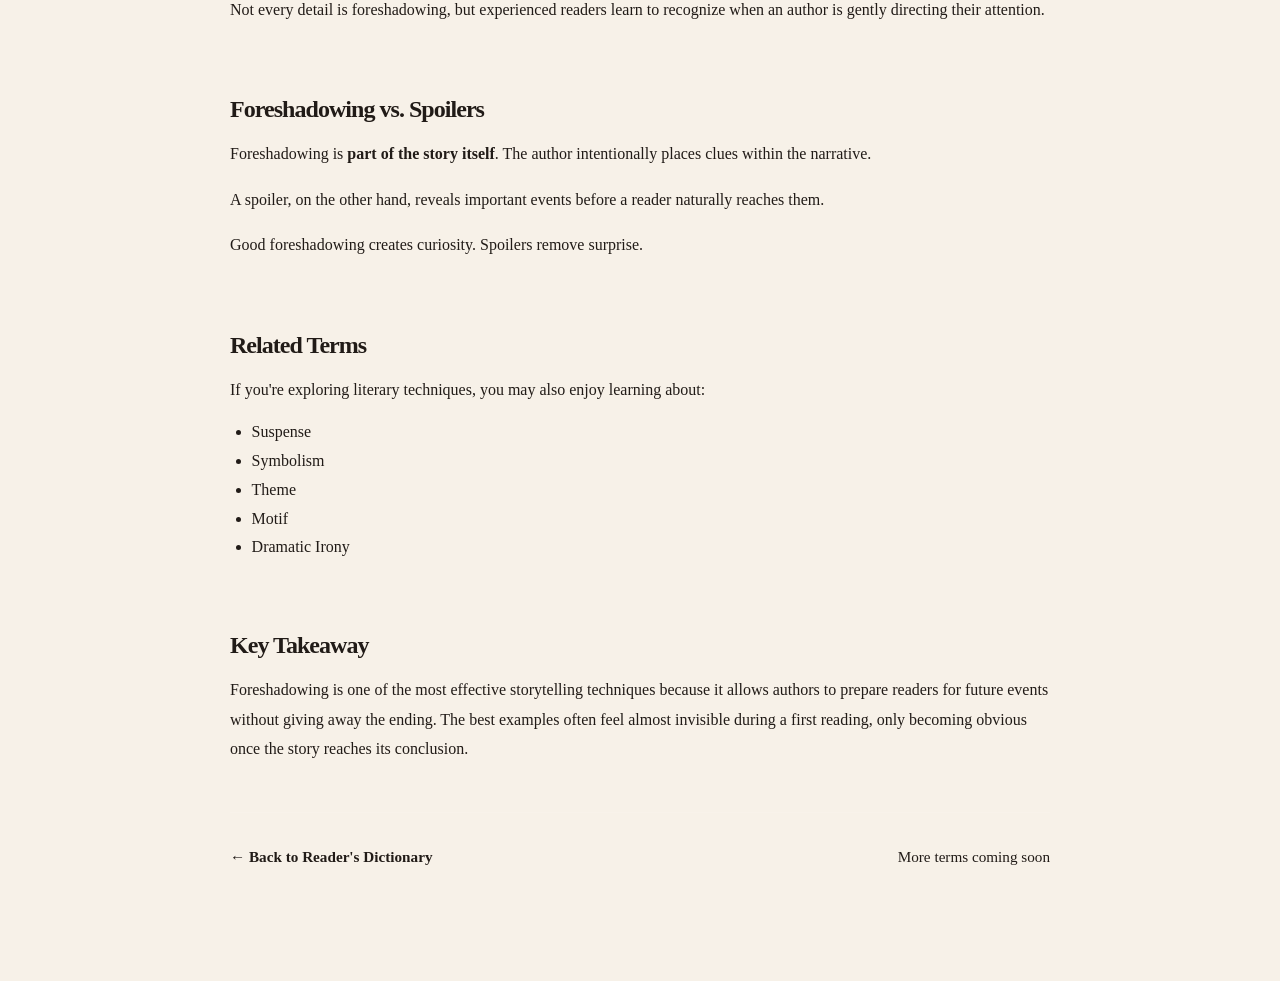
<file: readers-dictionary/foreshadowing/index.html>
<!DOCTYPE html>
<html lang="en">

<head>
    <!-- Google tag (gtag.js) -->
    <script async src="https://www.googletagmanager.com/gtag/js?id=G-PW70NG52H1"></script>
    <script>
        window.dataLayer = window.dataLayer || [];
        function gtag() { dataLayer.push(arguments); }
        gtag('js', new Date());

        gtag('config', 'G-PW70NG52H1');
    </script>

    <meta charset="UTF-8" />
    <meta name="viewport" content="width=device-width, initial-scale=1.0" />

    <title>Foreshadowing Definition | Reader's Dictionary | Read Cameron Reed</title>

    <meta name="description"
        content="Learn what foreshadowing means in literature, why authors use it, how to recognize it while reading, and see simple examples in this reader-friendly definition." />

    <meta name="robots" content="index,follow" />
    <meta name="author" content="Read Cameron Reed" />
    <meta name="theme-color" content="#0b1220" />

    <link rel="canonical" href="https://readcameronreed.com/readers-dictionary/foreshadowing/" />

    <!-- Open Graph -->
    <meta property="og:type" content="article" />
    <meta property="og:site_name" content="Read Cameron Reed" />
    <meta property="og:title" content="Foreshadowing Definition | Reader's Dictionary" />
    <meta property="og:description"
        content="Learn what foreshadowing means, why authors use it, how to spot it while reading, and explore simple examples." />
    <meta property="og:url" content="https://readcameronreed.com/readers-dictionary/foreshadowing/" />

    <!-- Temporary social image -->
    <meta property="og:image" content="https://readcameronreed.com/assets/images/social/readers-dictionary.jpg" />
    <meta property="og:image:width" content="1200" />
    <meta property="og:image:height" content="630" />
    <meta property="og:image:alt" content="Reader's Dictionary by Read Cameron Reed" />

    <!-- Twitter -->
    <meta name="twitter:card" content="summary_large_image" />
    <meta name="twitter:title" content="Foreshadowing Definition | Reader's Dictionary" />
    <meta name="twitter:description" content="A reader-friendly guide to understanding foreshadowing in literature." />
    <meta name="twitter:image" content="https://readcameronreed.com/assets/images/social/readers-dictionary.jpg" />

    <!-- Icons -->
    <link rel="icon" href="/favicon.ico" sizes="any">
    <link rel="icon" type="image/svg+xml" href="/assets/favicon.svg">
    <link rel="icon" type="image/png" sizes="32x32" href="/favicon-32x32.png">
    <link rel="icon" type="image/png" sizes="16x16" href="/favicon-16x16.png">
    <link rel="apple-touch-icon" href="/apple-touch-icon.png">

    <link rel="stylesheet" href="/assets/style.css?v=1.0.13" />
</head>

<body>
    <header class="site-header">
        <a class="site-logo" href="/">Read Cameron Reed</a>

        <nav class="site-nav" aria-label="Main navigation">
            <a href="/">Home</a>
            <a href="/the-fortunate-fall/">Books</a>
            <!-- <a href="/readers-library/">Reader's Library</a> -->
            <a href="/readers-dictionary/" aria-current="page">Reader's Dictionary</a>
        </nav>
    </header>

    <main class="page-shell">
        <article class="dictionary-entry">
            <p class="eyebrow">Reader's Dictionary</p>

            <h1>Foreshadowing</h1>

            <p class="lede">
                <strong>Foreshadowing</strong> is a literary technique in which an author gives subtle hints or clues
                about events that will happen later in a story. These hints often seem small at first, but become more
                meaningful as the story unfolds.
            </p>

            <section>
                <h2>Definition</h2>

                <p>
                    Foreshadowing prepares readers for future events without revealing exactly what will happen. It
                    helps stories feel more natural and satisfying because important moments have been quietly set up in
                    advance.
                </p>

                <p>
                    Not every hint is obvious. Sometimes foreshadowing is a single sentence, an unusual object, a
                    recurring symbol, or a character's seemingly unimportant comment.
                </p>

            </section>

            <section>
                <h2>Why Authors Use Foreshadowing</h2>

                <p>
                    Foreshadowing serves several purposes:
                </p>

                <ul>
                    <li><strong>Builds suspense</strong> and anticipation.</li>
                    <li><strong>Makes later events</strong> feel earned rather than random.</li>
                    <li><strong>Rewards attentive readers</strong> who notice small details.</li>
                    <li><strong>Connects different parts</strong> of the story together.</li>
                </ul>

                <p>
                    Many readers only recognize foreshadowing after finishing a book and thinking back to earlier
                    chapters.
                </p>
            </section>

            <section>
                <h2>A Simple Example</h2>

                <p>
                    Imagine a story where a character casually mentions that an old bridge has become unstable.
                </p>

                <p>
                    Nothing happens immediately, and the conversation quickly moves on.
                </p>

                <p>
                    Later in the novel, the bridge collapses during an important scene.
                </p>

                <p>
                    The earlier conversation was an example of foreshadowing. It quietly prepared readers for an event
                    without revealing exactly when or how it would happen.
                </p>
            </section>

            <section>
                <h2>How to Spot Foreshadowing</h2>

                <p>
                    As you read, watch for details that seem unusually specific or memorable, such as:
                </p>

                <ul>
                    <li><strong>Repeated symbols or images</strong> that continue appearing throughout the story.</li>
                    <li><strong>Warnings</strong> that characters ignore.</li>
                    <li><strong>Conversations</strong> that seem oddly important.</li>
                    <li><strong>Objects</strong> that receive more attention than expected.</li>
                    <li><strong>Small events</strong> that feel intentionally emphasized.</li>
                </ul>

                <p>
                    Not every detail is foreshadowing, but experienced readers learn to recognize when an author is
                    gently directing their attention.
                </p>
            </section>

            <section>
                <h2>Foreshadowing vs. Spoilers</h2>

                <p>
                    Foreshadowing is <strong>part of the story itself</strong>. The author intentionally places clues
                    within the narrative.
                </p>
                <p>
                    A spoiler, on the other hand, reveals important events before a reader naturally reaches them.
                </p>
                <p>
                    Good foreshadowing creates curiosity. Spoilers remove surprise.
                </p>
            </section>

            <section>
                <h2>Related Terms</h2>

                <p>
                    If you're exploring literary techniques, you may also enjoy learning about:
                </p>

                <ul>
                    <li>Suspense</li>
                    <li>Symbolism</li>
                    <li>Theme</li>
                    <li>Motif</li>
                    <li>Dramatic Irony</li>
                </ul>
            </section>

            <section>
                <h2>Key Takeaway</h2>

                <p>
                    Foreshadowing is one of the most effective storytelling techniques because it allows authors to
                    prepare readers for future events without giving away the ending. The best examples often feel
                    almost invisible during a first reading, only becoming obvious once the story reaches its
                    conclusion.
                </p>
            </section>

            <footer class="dictionary-nav">
                <a href="/readers-dictionary/">← Back to Reader's Dictionary</a>
                <span>More terms coming soon</span>
            </footer>
        </article>
    </main>
</body>

</html>
</file>
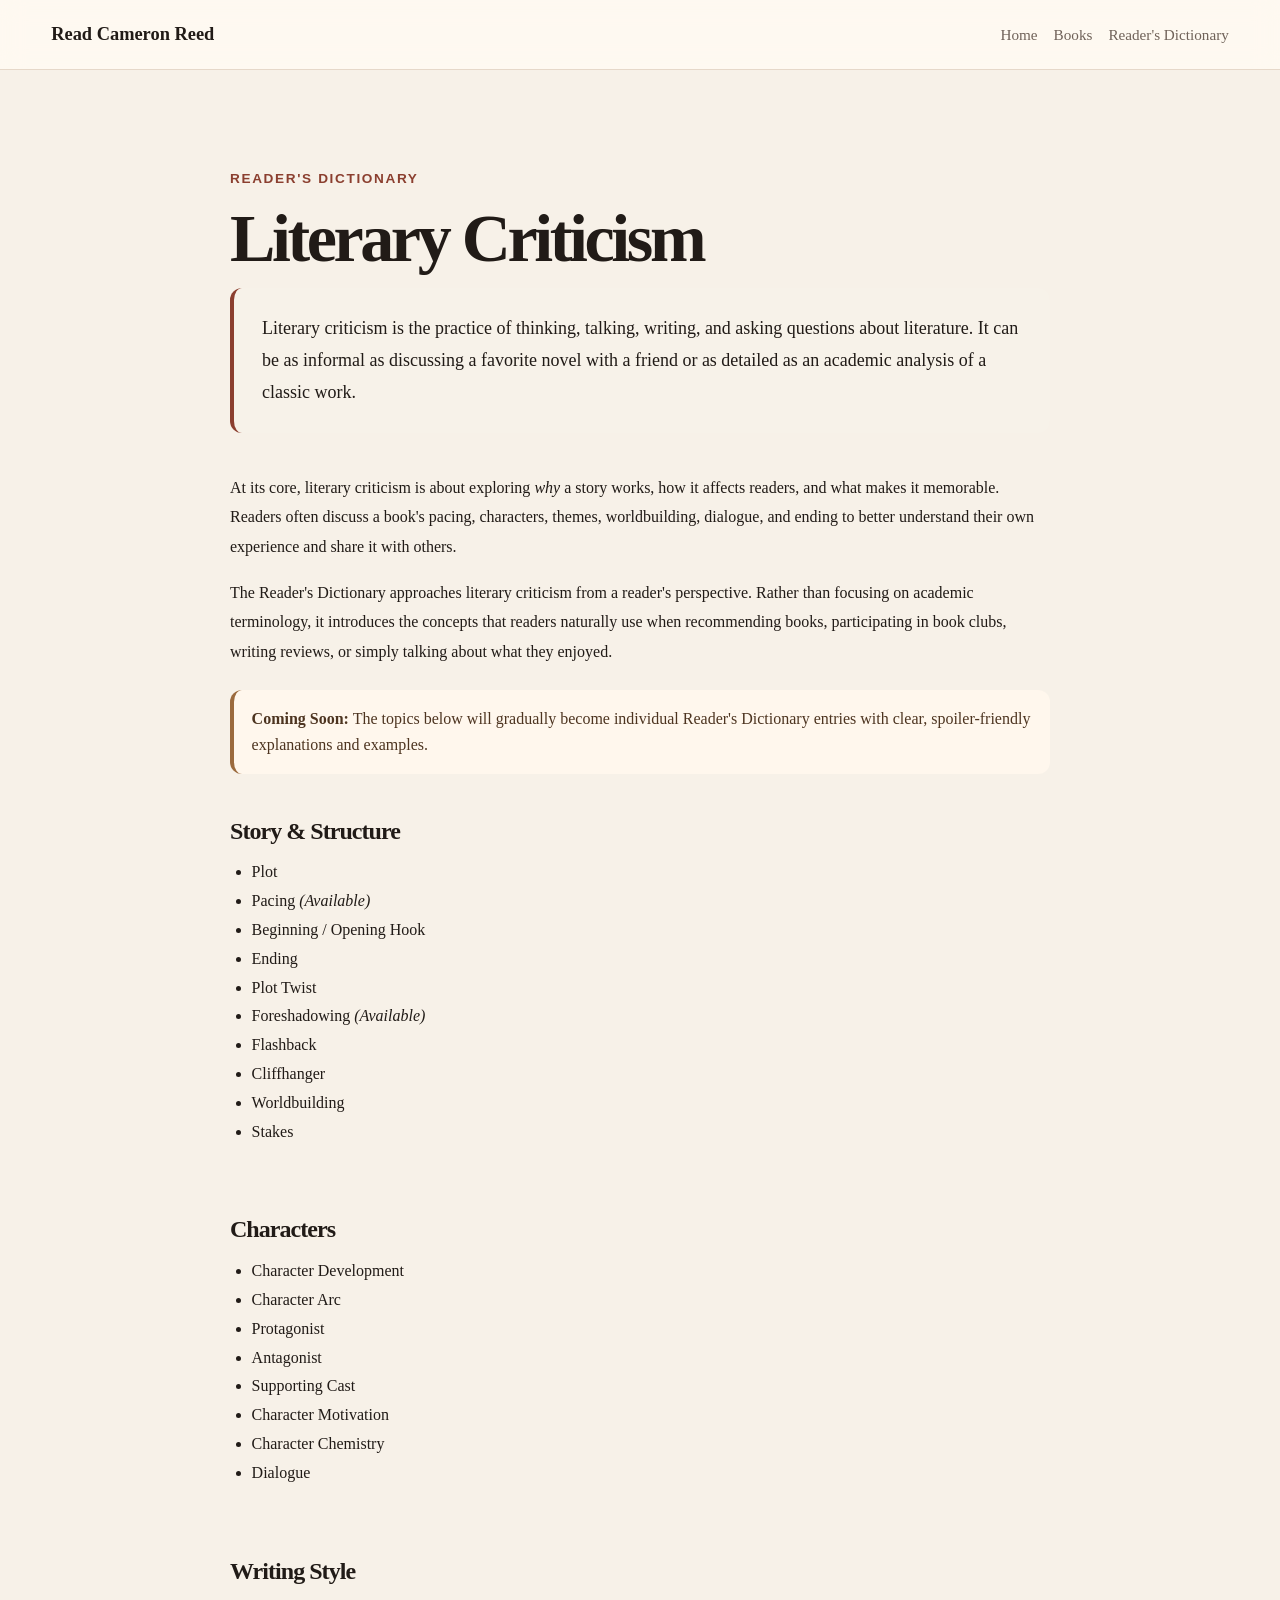
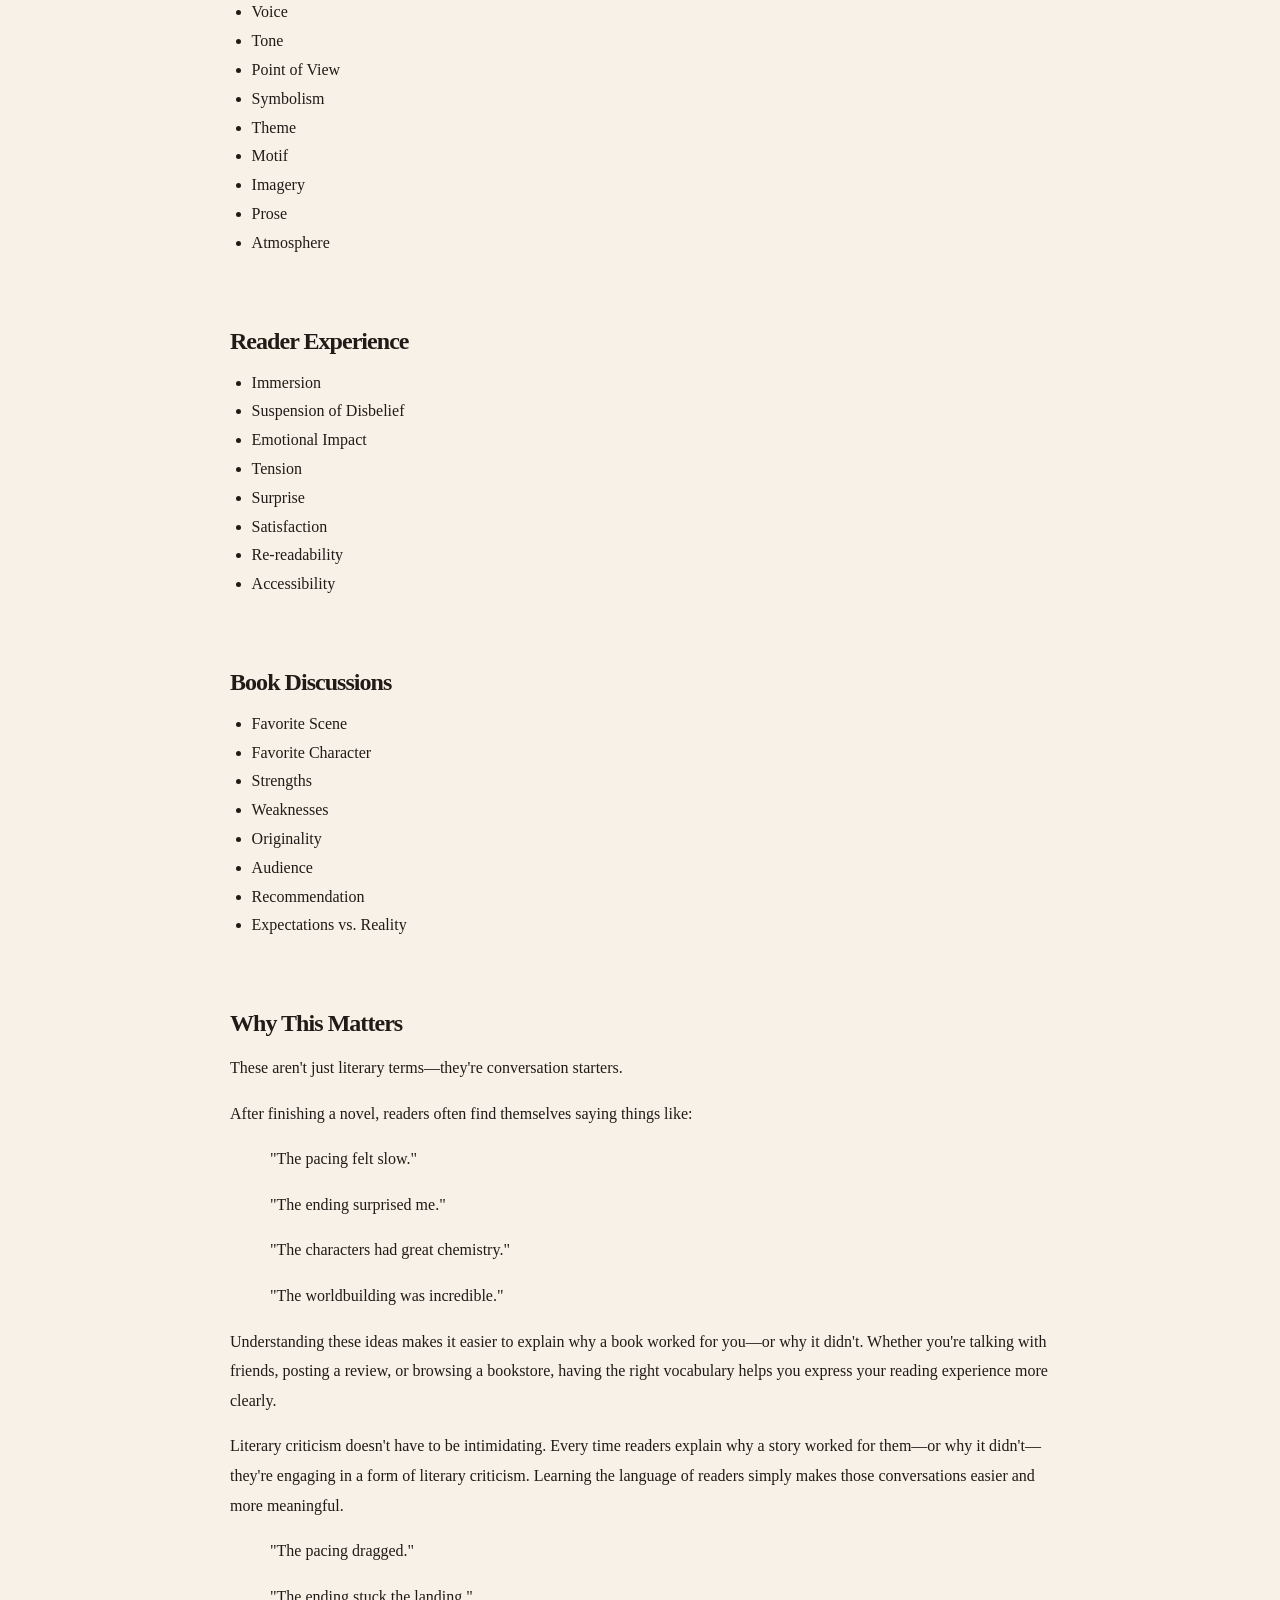
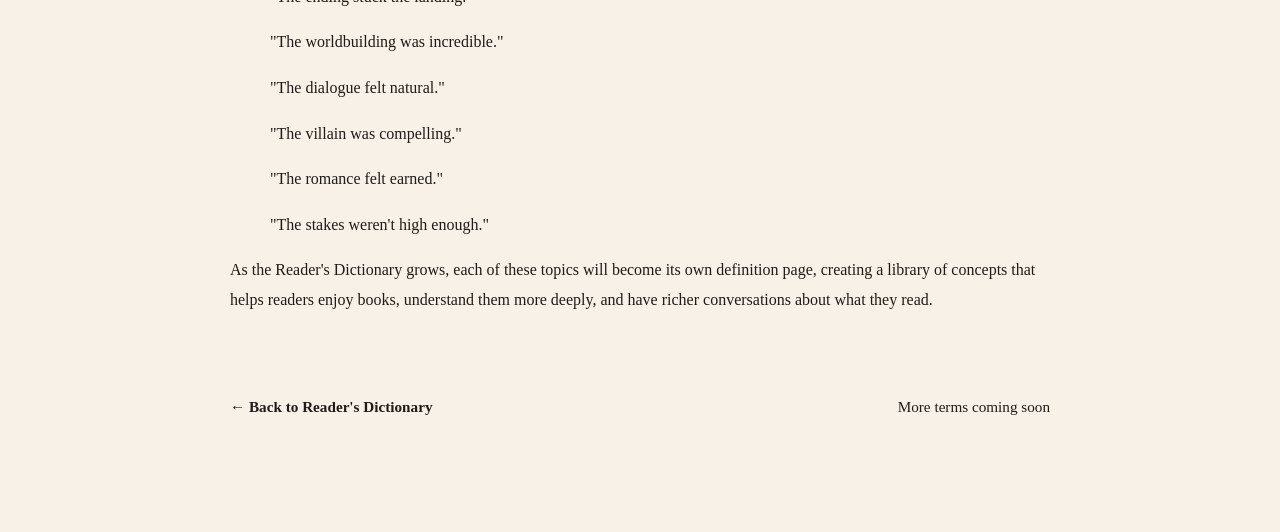
<file: readers-dictionary/literary-criticism/index.html>
<!DOCTYPE html>
<html lang="en">

<head>
    <!-- Google tag (gtag.js) -->
    <script async src="https://www.googletagmanager.com/gtag/js?id=G-PW70NG52H1"></script>
    <script>
        window.dataLayer = window.dataLayer || [];
        function gtag() { dataLayer.push(arguments); }
        gtag('js', new Date());

        gtag('config', 'G-PW70NG52H1');
    </script>

    <meta charset="UTF-8" />
    <meta name="viewport" content="width=device-width, initial-scale=1.0" />

    <title>Literary Criticism Definition | Reader's Dictionary | Read Cameron Reed</title>

    <meta name="description"
        content="Learn what literary criticism is, how readers discuss and evaluate books, and explore the concepts that make stories memorable—from pacing and themes to characters, dialogue, and worldbuilding." />

    <meta name="robots" content="index,follow" />
    <meta name="author" content="Read Cameron Reed" />
    <meta name="theme-color" content="#0b1220" />

    <link rel="canonical" href="https://readcameronreed.com/readers-dictionary/literary-criticism/" />

    <!-- Open Graph -->
    <meta property="og:type" content="article" />
    <meta property="og:site_name" content="Read Cameron Reed" />
    <meta property="og:title" content="Literary Criticism Definition | Reader's Dictionary" />
    <meta property="og:description"
        content="A reader-friendly introduction to literary criticism, including the vocabulary readers use to discuss books with confidence." />
    <meta property="og:url" content="https://readcameronreed.com/readers-dictionary/literary-criticism/" />

    <!-- Temporary social image -->
    <meta property="og:image" content="https://readcameronreed.com/assets/images/social/readers-dictionary.jpg" />
    <meta property="og:image:width" content="1200" />
    <meta property="og:image:height" content="630" />
    <meta property="og:image:alt" content="Reader's Dictionary by Read Cameron Reed" />

    <!-- Twitter -->
    <meta name="twitter:card" content="summary_large_image" />
    <meta name="twitter:title" content="Literary Criticism Definition | Reader's Dictionary" />
    <meta name="twitter:description"
        content="Discover what literary criticism means and learn the language readers use to analyze and discuss books." />
    <meta name="twitter:image" content="https://readcameronreed.com/assets/images/social/readers-dictionary.jpg" />

    <!-- Icons -->
    <link rel="icon" href="/favicon.ico" sizes="any">
    <link rel="icon" type="image/svg+xml" href="/assets/favicon.svg">
    <link rel="icon" type="image/png" sizes="32x32" href="/favicon-32x32.png">
    <link rel="icon" type="image/png" sizes="16x16" href="/favicon-16x16.png">
    <link rel="apple-touch-icon" href="/apple-touch-icon.png">

    <link rel="stylesheet" href="/assets/style.css?v=1.0.13" />
</head>

<body>
    <header class="site-header">
        <a class="site-logo" href="/">Read Cameron Reed</a>

        <nav class="site-nav" aria-label="Main navigation">
            <a href="/">Home</a>
            <a href="/the-fortunate-fall/">Books</a>
            <!-- <a href="/readers-library/">Reader's Library</a> -->
            <a href="/readers-dictionary/" aria-current="page">Reader's Dictionary</a>
        </nav>
    </header>

    <main class="page-shell">
        <article class="dictionary-entry">

            <p class="eyebrow">Reader's Dictionary</p>

            <h1>Literary Criticism</h1>

            <p class="lede">
                Literary criticism is the practice of thinking, talking, writing, and
                asking questions about literature. It can be as informal as discussing a
                favorite novel with a friend or as detailed as an academic analysis of a
                classic work.
            </p>

            <p>
                At its core, literary criticism is about exploring <em>why</em> a story
                works, how it affects readers, and what makes it memorable. Readers often
                discuss a book's pacing, characters, themes, worldbuilding, dialogue, and
                ending to better understand their own experience and share it with others.
            </p>

            <p>
                The Reader's Dictionary approaches literary criticism from a reader's
                perspective. Rather than focusing on academic terminology, it introduces
                the concepts that readers naturally use when recommending books,
                participating in book clubs, writing reviews, or simply talking about what
                they enjoyed.
            </p>

            <div class="spoiler-note">
                <strong>Coming Soon:</strong> The topics below will gradually become
                individual Reader's Dictionary entries with clear, spoiler-friendly
                explanations and examples.
            </div>

            <section>

                <h2>Story &amp; Structure</h2>

                <ul>
                    <li>Plot</li>
                    <li>Pacing <em>(Available)</em></li>
                    <li>Beginning / Opening Hook</li>
                    <li>Ending</li>
                    <li>Plot Twist</li>
                    <li>Foreshadowing <em>(Available)</em></li>
                    <li>Flashback</li>
                    <li>Cliffhanger</li>
                    <li>Worldbuilding</li>
                    <li>Stakes</li>
                </ul>

            </section>

            <section>

                <h2>Characters</h2>

                <ul>
                    <li>Character Development</li>
                    <li>Character Arc</li>
                    <li>Protagonist</li>
                    <li>Antagonist</li>
                    <li>Supporting Cast</li>
                    <li>Character Motivation</li>
                    <li>Character Chemistry</li>
                    <li>Dialogue</li>
                </ul>

            </section>

            <section>

                <h2>Writing Style</h2>

                <ul>
                    <li>Voice</li>
                    <li>Tone</li>
                    <li>Point of View</li>
                    <li>Symbolism</li>
                    <li>Theme</li>
                    <li>Motif</li>
                    <li>Imagery</li>
                    <li>Prose</li>
                    <li>Atmosphere</li>
                </ul>

            </section>

            <section>

                <h2>Reader Experience</h2>

                <ul>
                    <li>Immersion</li>
                    <li>Suspension of Disbelief</li>
                    <li>Emotional Impact</li>
                    <li>Tension</li>
                    <li>Surprise</li>
                    <li>Satisfaction</li>
                    <li>Re-readability</li>
                    <li>Accessibility</li>
                </ul>

            </section>

            <section>

                <h2>Book Discussions</h2>

                <ul>
                    <li>Favorite Scene</li>
                    <li>Favorite Character</li>
                    <li>Strengths</li>
                    <li>Weaknesses</li>
                    <li>Originality</li>
                    <li>Audience</li>
                    <li>Recommendation</li>
                    <li>Expectations vs. Reality</li>
                </ul>

            </section>

            <section>

                <h2>Why This Matters</h2>

                <p>
                    These aren't just literary terms—they're conversation starters.
                </p>

                <p>
                    After finishing a novel, readers often find themselves saying things
                    like:
                </p>

                <blockquote>
                    <p>"The pacing felt slow."</p>
                    <p>"The ending surprised me."</p>
                    <p>"The characters had great chemistry."</p>
                    <p>"The worldbuilding was incredible."</p>
                </blockquote>

                <p>
                    Understanding these ideas makes it easier to explain why a book
                    worked for you—or why it didn't. Whether you're talking with friends,
                    posting a review, or browsing a bookstore, having the right
                    vocabulary helps you express your reading experience more clearly.
                </p>

                <p>
                    Literary criticism doesn't have to be intimidating. Every time readers
                    explain why a story worked for them—or why it didn't—they're engaging in a
                    form of literary criticism. Learning the language of readers simply makes
                    those conversations easier and more meaningful.
                </p>

                <blockquote>
                    <p>"The pacing dragged."</p>
                    <p>"The ending stuck the landing."</p>
                    <p>"The worldbuilding was incredible."</p>
                    <p>"The dialogue felt natural."</p>
                    <p>"The villain was compelling."</p>
                    <p>"The romance felt earned."</p>
                    <p>"The stakes weren't high enough."</p>
                </blockquote>

                <p>
                    As the Reader's Dictionary grows, each of these topics will become
                    its own definition page, creating a library of concepts that helps
                    readers enjoy books, understand them more deeply, and have richer
                    conversations about what they read.
                </p>

            </section>

            <footer class="dictionary-nav">
                <a href="/readers-dictionary/">← Back to Reader's Dictionary</a>
                <span>More terms coming soon</span>
            </footer>

        </article>
    </main>
</body>

</html>
</file>
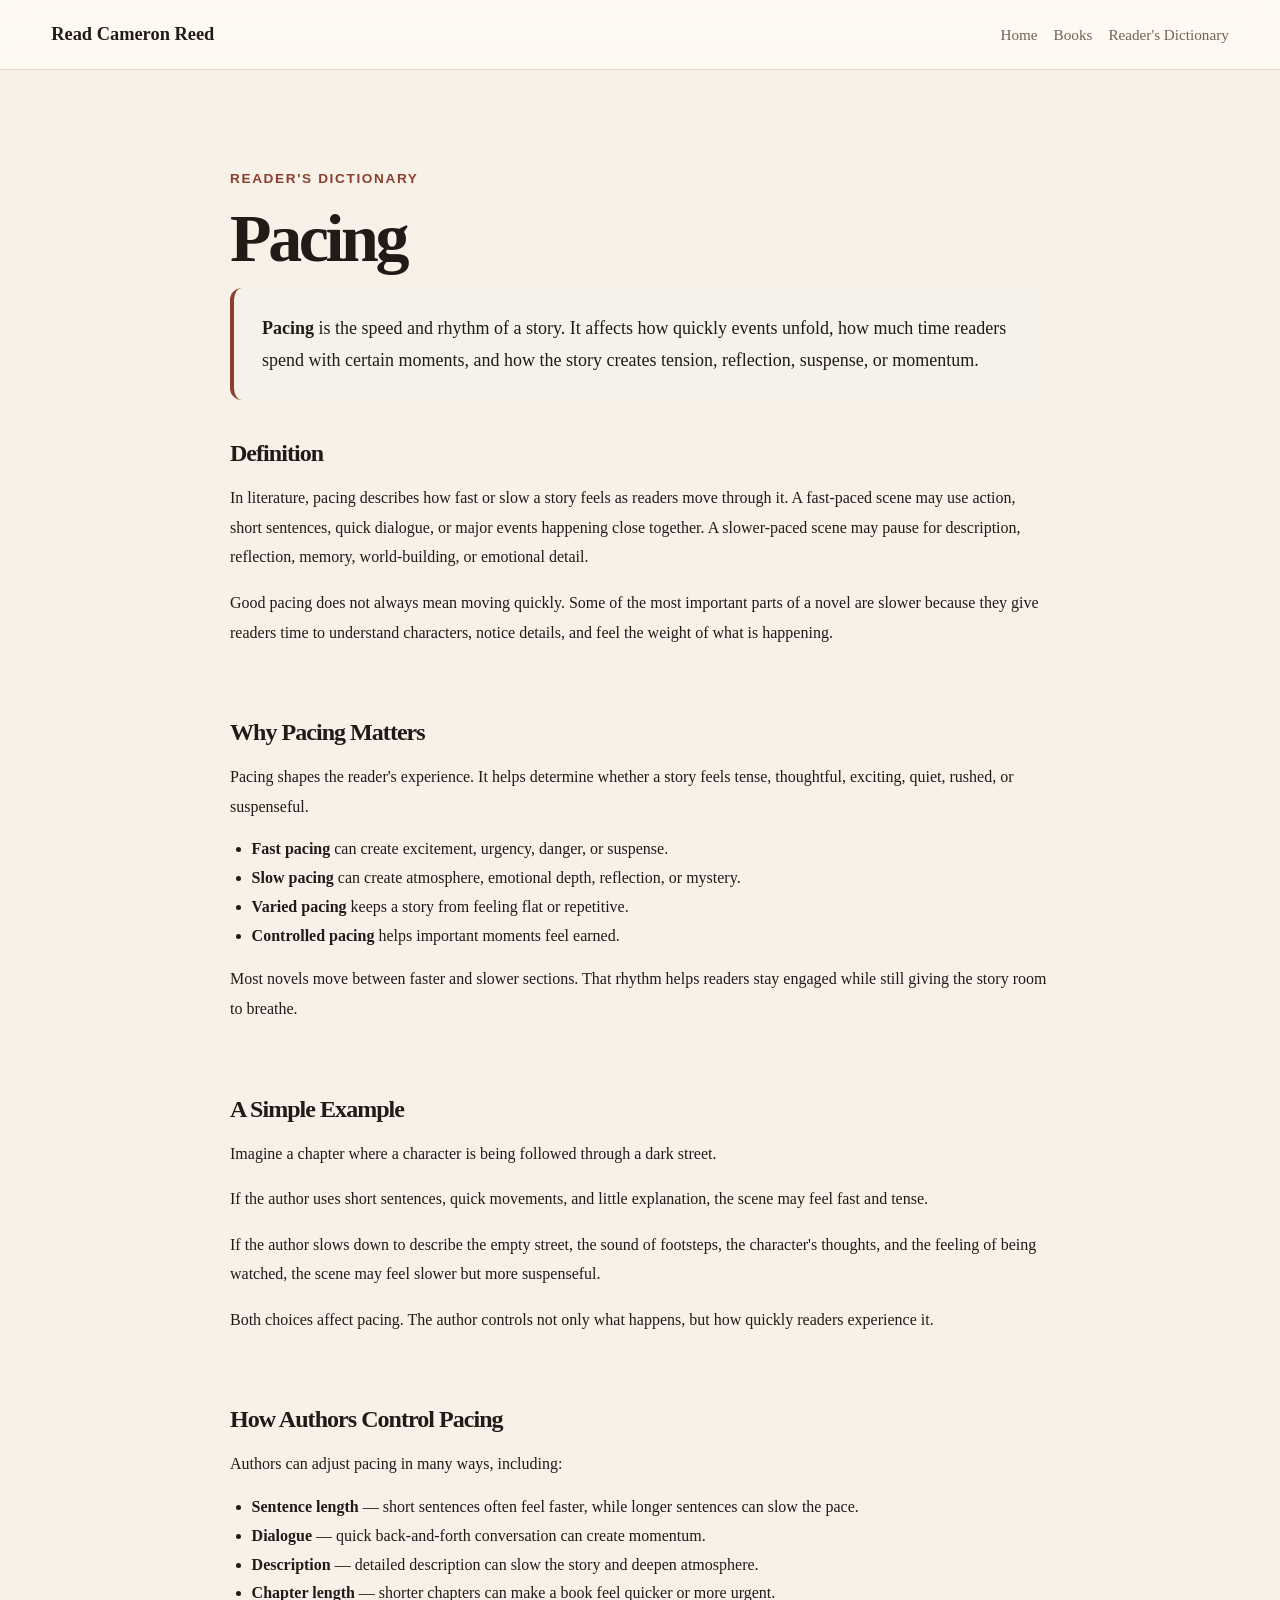
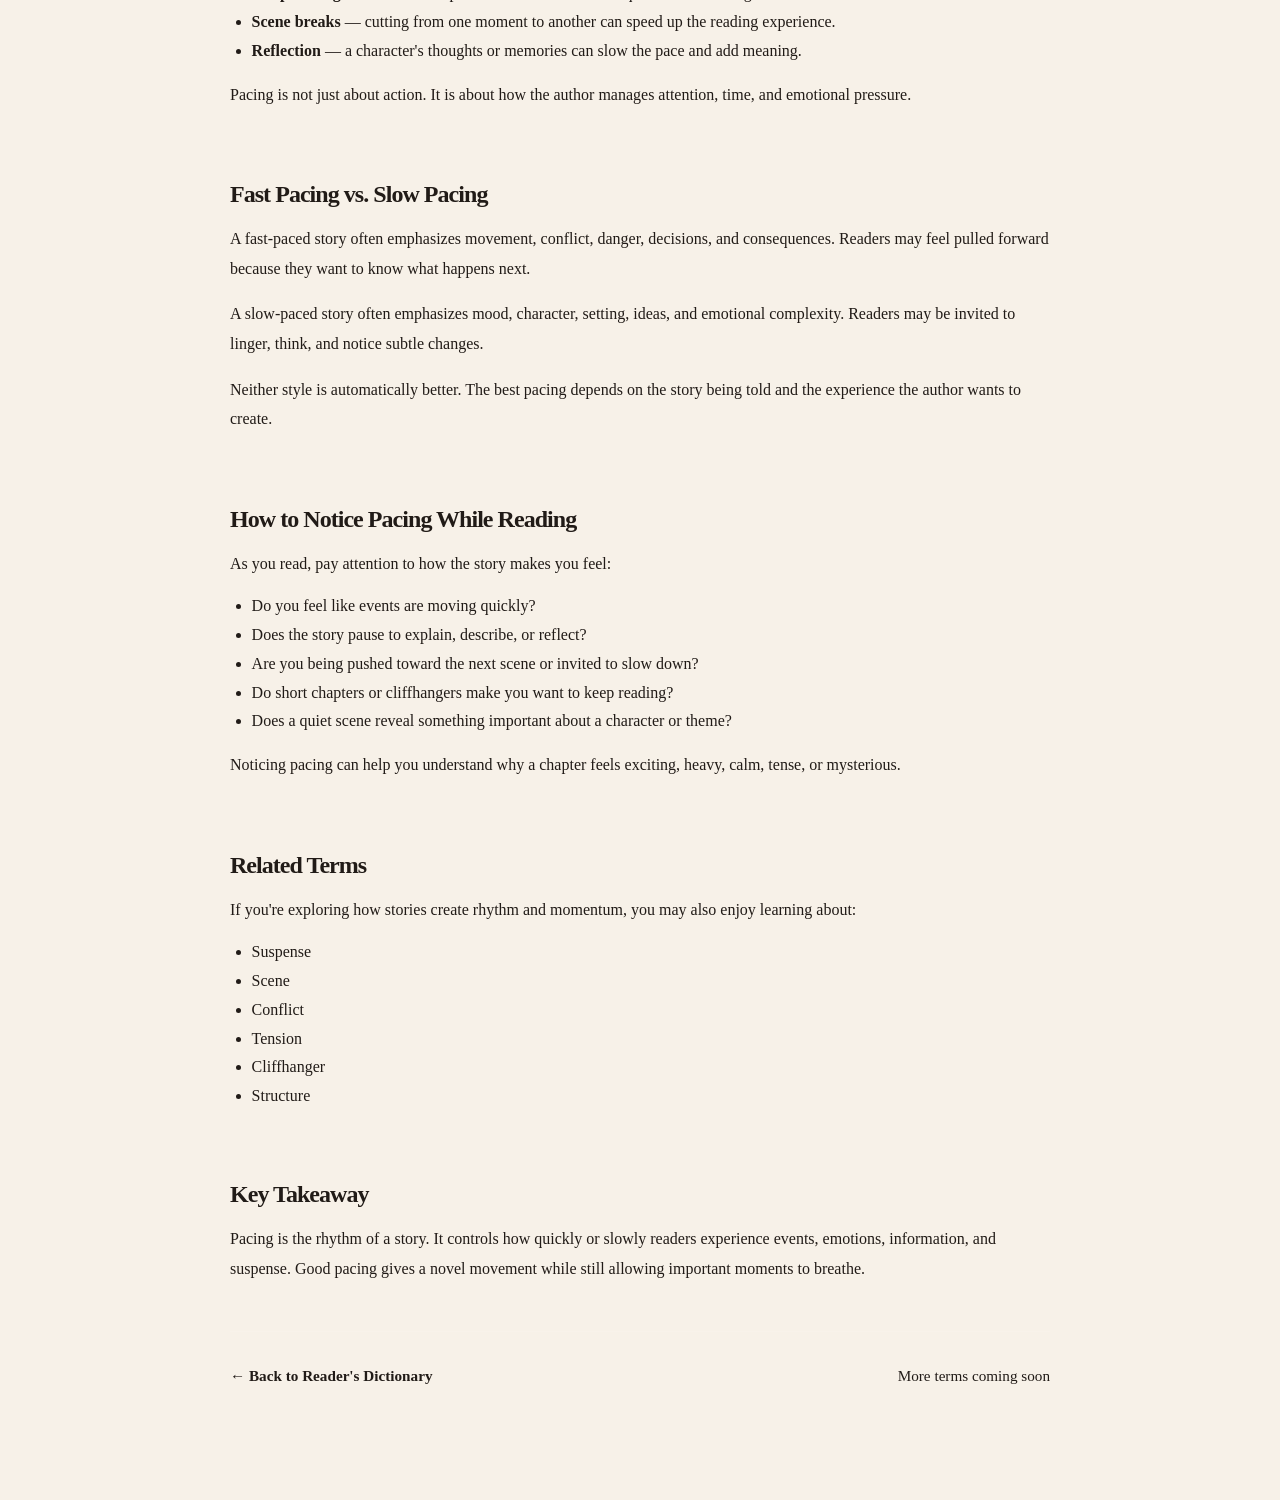
<file: readers-dictionary/pacing/index.html>
<!DOCTYPE html>
<html lang="en">

<head>
    <!-- Google tag (gtag.js) -->
    <script async src="https://www.googletagmanager.com/gtag/js?id=G-PW70NG52H1"></script>
    <script>
        window.dataLayer = window.dataLayer || [];
        function gtag() { dataLayer.push(arguments); }
        gtag('js', new Date());

        gtag('config', 'G-PW70NG52H1');
    </script>

    <meta charset="UTF-8" />
    <meta name="viewport" content="width=device-width, initial-scale=1.0" />

    <title>Pacing Definition | Reader's Dictionary | Read Cameron Reed</title>

    <meta name="description"
        content="Learn what pacing means in literature, why it matters, how authors control the speed of a story, and how readers can recognize fast and slow pacing." />

    <meta name="robots" content="index,follow" />
    <meta name="author" content="Read Cameron Reed" />
    <meta name="theme-color" content="#0b1220" />

    <link rel="canonical" href="https://readcameronreed.com/readers-dictionary/pacing/" />

    <!-- Open Graph -->
    <meta property="og:type" content="article" />
    <meta property="og:site_name" content="Read Cameron Reed" />
    <meta property="og:title" content="Pacing Definition | Reader's Dictionary" />
    <meta property="og:description"
        content="Learn what pacing means in literature, why it matters, and how authors control the speed and rhythm of a story." />
    <meta property="og:url" content="https://readcameronreed.com/readers-dictionary/pacing/" />

    <!-- Temporary social image -->
    <meta property="og:image" content="https://readcameronreed.com/assets/images/social/readers-dictionary.jpg" />
    <meta property="og:image:width" content="1200" />
    <meta property="og:image:height" content="630" />
    <meta property="og:image:alt" content="Reader's Dictionary by Read Cameron Reed" />

    <!-- Twitter -->
    <meta name="twitter:card" content="summary_large_image" />
    <meta name="twitter:title" content="Pacing Definition | Reader's Dictionary" />
    <meta name="twitter:description" content="A reader-friendly guide to understanding pacing in literature." />
    <meta name="twitter:image" content="https://readcameronreed.com/assets/images/social/readers-dictionary.jpg" />

    <!-- Icons -->
    <link rel="icon" href="/favicon.ico" sizes="any">
    <link rel="icon" type="image/svg+xml" href="/assets/favicon.svg">
    <link rel="icon" type="image/png" sizes="32x32" href="/favicon-32x32.png">
    <link rel="icon" type="image/png" sizes="16x16" href="/favicon-16x16.png">
    <link rel="apple-touch-icon" href="/apple-touch-icon.png">

    <link rel="stylesheet" href="/assets/style.css?v=1.0.13" />
</head>

<body>
    <header class="site-header">
        <a class="site-logo" href="/">Read Cameron Reed</a>

        <nav class="site-nav" aria-label="Main navigation">
            <a href="/">Home</a>
            <a href="/the-fortunate-fall/">Books</a>
            <!-- <a href="/readers-library/">Reader's Library</a> -->
            <a href="/readers-dictionary/" aria-current="page">Reader's Dictionary</a>
        </nav>
    </header>

    <main class="page-shell">
        <article class="dictionary-entry">
            <p class="eyebrow">Reader's Dictionary</p>

            <h1>Pacing</h1>

            <p class="lede">
                <strong>Pacing</strong> is the speed and rhythm of a story. It affects how quickly events unfold, how
                much time readers spend with certain moments, and how the story creates tension, reflection, suspense,
                or momentum.
            </p>

            <section>
                <h2>Definition</h2>

                <p>
                    In literature, pacing describes how fast or slow a story feels as readers move through it. A
                    fast-paced scene may use action, short sentences, quick dialogue, or major events happening close
                    together. A slower-paced scene may pause for description, reflection, memory, world-building, or
                    emotional detail.
                </p>

                <p>
                    Good pacing does not always mean moving quickly. Some of the most important parts of a novel are
                    slower because they give readers time to understand characters, notice details, and feel the weight
                    of what is happening.
                </p>
            </section>

            <section>
                <h2>Why Pacing Matters</h2>

                <p>
                    Pacing shapes the reader's experience. It helps determine whether a story feels tense, thoughtful,
                    exciting, quiet, rushed, or suspenseful.
                </p>

                <ul>
                    <li><strong>Fast pacing</strong> can create excitement, urgency, danger, or suspense.</li>
                    <li><strong>Slow pacing</strong> can create atmosphere, emotional depth, reflection, or mystery.
                    </li>
                    <li><strong>Varied pacing</strong> keeps a story from feeling flat or repetitive.</li>
                    <li><strong>Controlled pacing</strong> helps important moments feel earned.</li>
                </ul>

                <p>
                    Most novels move between faster and slower sections. That rhythm helps readers stay engaged while
                    still giving the story room to breathe.
                </p>
            </section>

            <section>
                <h2>A Simple Example</h2>

                <p>
                    Imagine a chapter where a character is being followed through a dark street.
                </p>

                <p>
                    If the author uses short sentences, quick movements, and little explanation, the scene may feel
                    fast and tense.
                </p>

                <p>
                    If the author slows down to describe the empty street, the sound of footsteps, the character's
                    thoughts, and the feeling of being watched, the scene may feel slower but more suspenseful.
                </p>

                <p>
                    Both choices affect pacing. The author controls not only what happens, but how quickly readers
                    experience it.
                </p>
            </section>

            <section>
                <h2>How Authors Control Pacing</h2>

                <p>
                    Authors can adjust pacing in many ways, including:
                </p>

                <ul>
                    <li><strong>Sentence length</strong> — short sentences often feel faster, while longer sentences can
                        slow the pace.</li>
                    <li><strong>Dialogue</strong> — quick back-and-forth conversation can create momentum.</li>
                    <li><strong>Description</strong> — detailed description can slow the story and deepen atmosphere.
                    </li>
                    <li><strong>Chapter length</strong> — shorter chapters can make a book feel quicker or more urgent.
                    </li>
                    <li><strong>Scene breaks</strong> — cutting from one moment to another can speed up the reading
                        experience.</li>
                    <li><strong>Reflection</strong> — a character's thoughts or memories can slow the pace and add
                        meaning.</li>
                </ul>

                <p>
                    Pacing is not just about action. It is about how the author manages attention, time, and emotional
                    pressure.
                </p>
            </section>

            <section>
                <h2>Fast Pacing vs. Slow Pacing</h2>

                <p>
                    A fast-paced story often emphasizes movement, conflict, danger, decisions, and consequences. Readers
                    may feel pulled forward because they want to know what happens next.
                </p>

                <p>
                    A slow-paced story often emphasizes mood, character, setting, ideas, and emotional complexity.
                    Readers may be invited to linger, think, and notice subtle changes.
                </p>

                <p>
                    Neither style is automatically better. The best pacing depends on the story being told and the
                    experience the author wants to create.
                </p>
            </section>

            <section>
                <h2>How to Notice Pacing While Reading</h2>

                <p>
                    As you read, pay attention to how the story makes you feel:
                </p>

                <ul>
                    <li>Do you feel like events are moving quickly?</li>
                    <li>Does the story pause to explain, describe, or reflect?</li>
                    <li>Are you being pushed toward the next scene or invited to slow down?</li>
                    <li>Do short chapters or cliffhangers make you want to keep reading?</li>
                    <li>Does a quiet scene reveal something important about a character or theme?</li>
                </ul>

                <p>
                    Noticing pacing can help you understand why a chapter feels exciting, heavy, calm, tense, or
                    mysterious.
                </p>
            </section>

            <section>
                <h2>Related Terms</h2>

                <p>
                    If you're exploring how stories create rhythm and momentum, you may also enjoy learning about:
                </p>

                <ul>
                    <li>Suspense</li>
                    <li>Scene</li>
                    <li>Conflict</li>
                    <li>Tension</li>
                    <li>Cliffhanger</li>
                    <li>Structure</li>
                </ul>
            </section>

            <section>
                <h2>Key Takeaway</h2>

                <p>
                    Pacing is the rhythm of a story. It controls how quickly or slowly readers experience events,
                    emotions, information, and suspense. Good pacing gives a novel movement while still allowing
                    important moments to breathe.
                </p>
            </section>

            <footer class="dictionary-nav">
                <a href="/readers-dictionary/">← Back to Reader's Dictionary</a>
                <span>More terms coming soon</span>
            </footer>
        </article>
    </main>
</body>

</html>
</file>
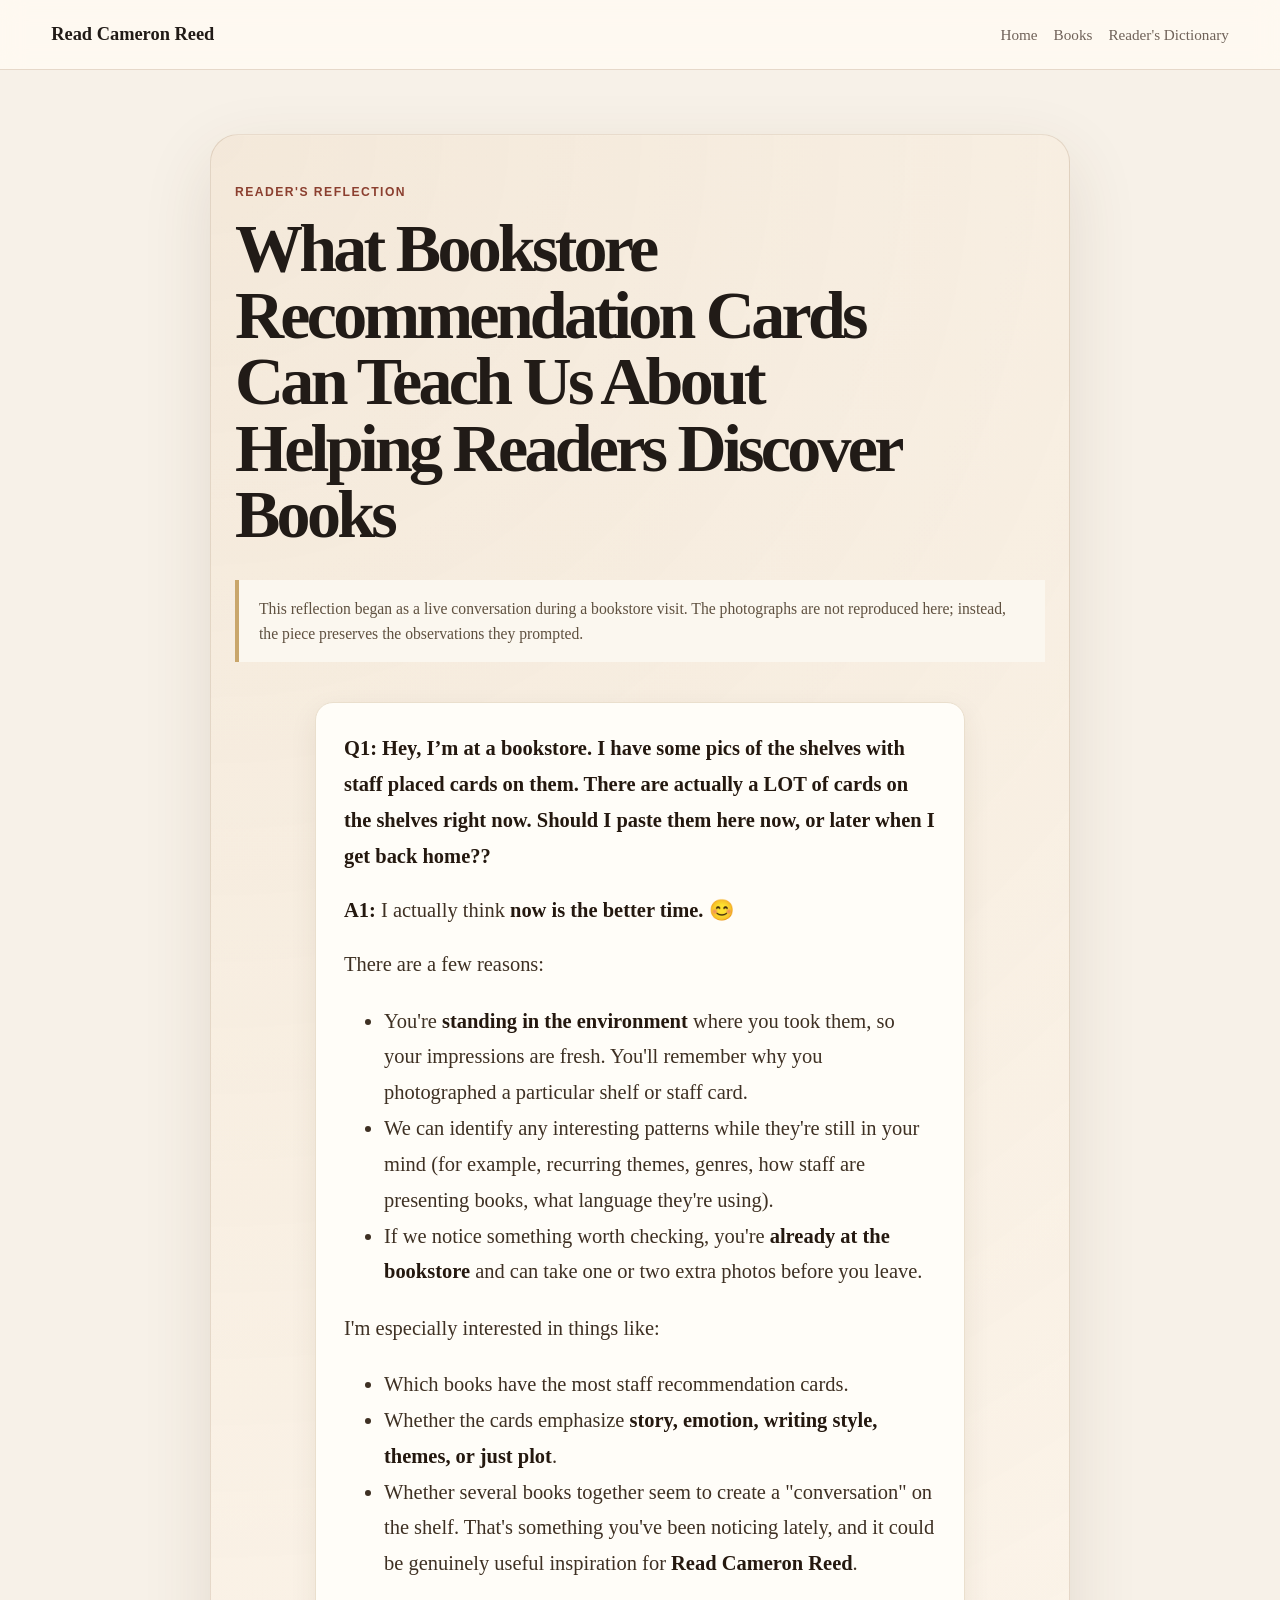
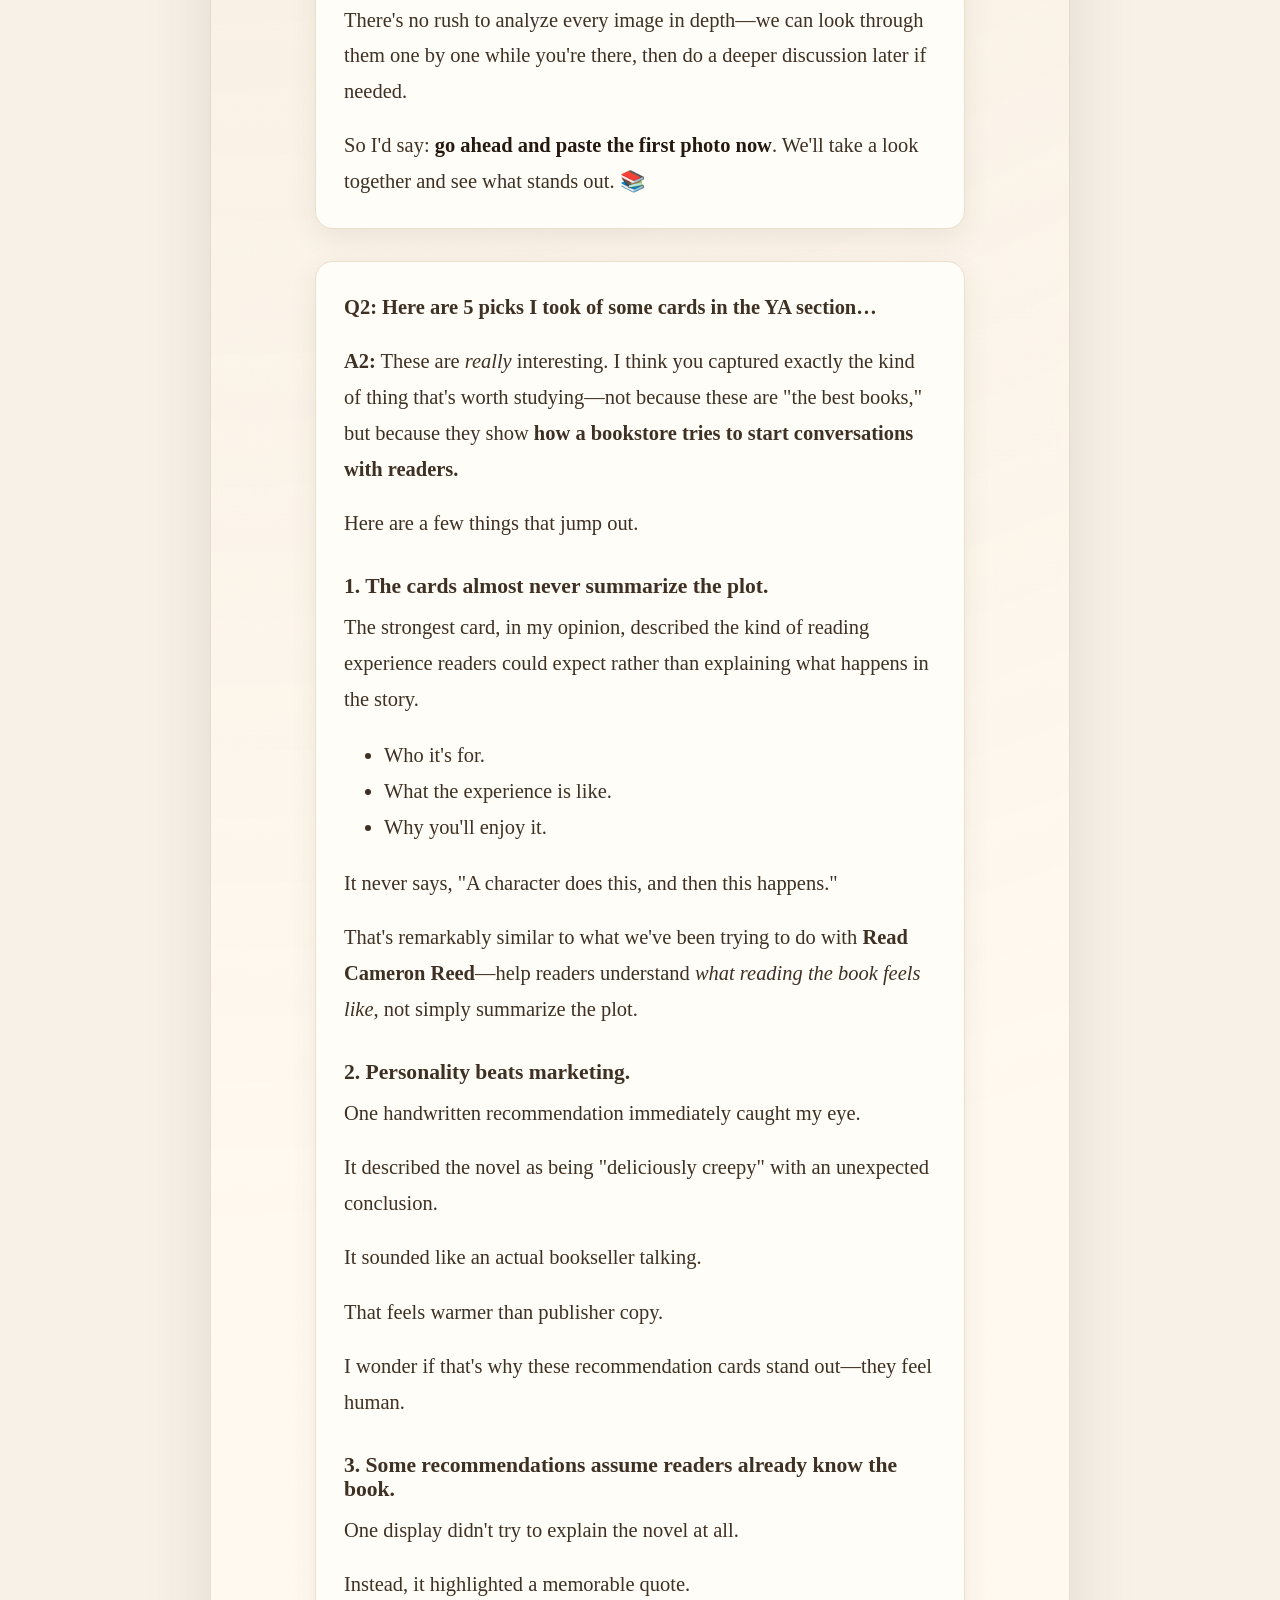
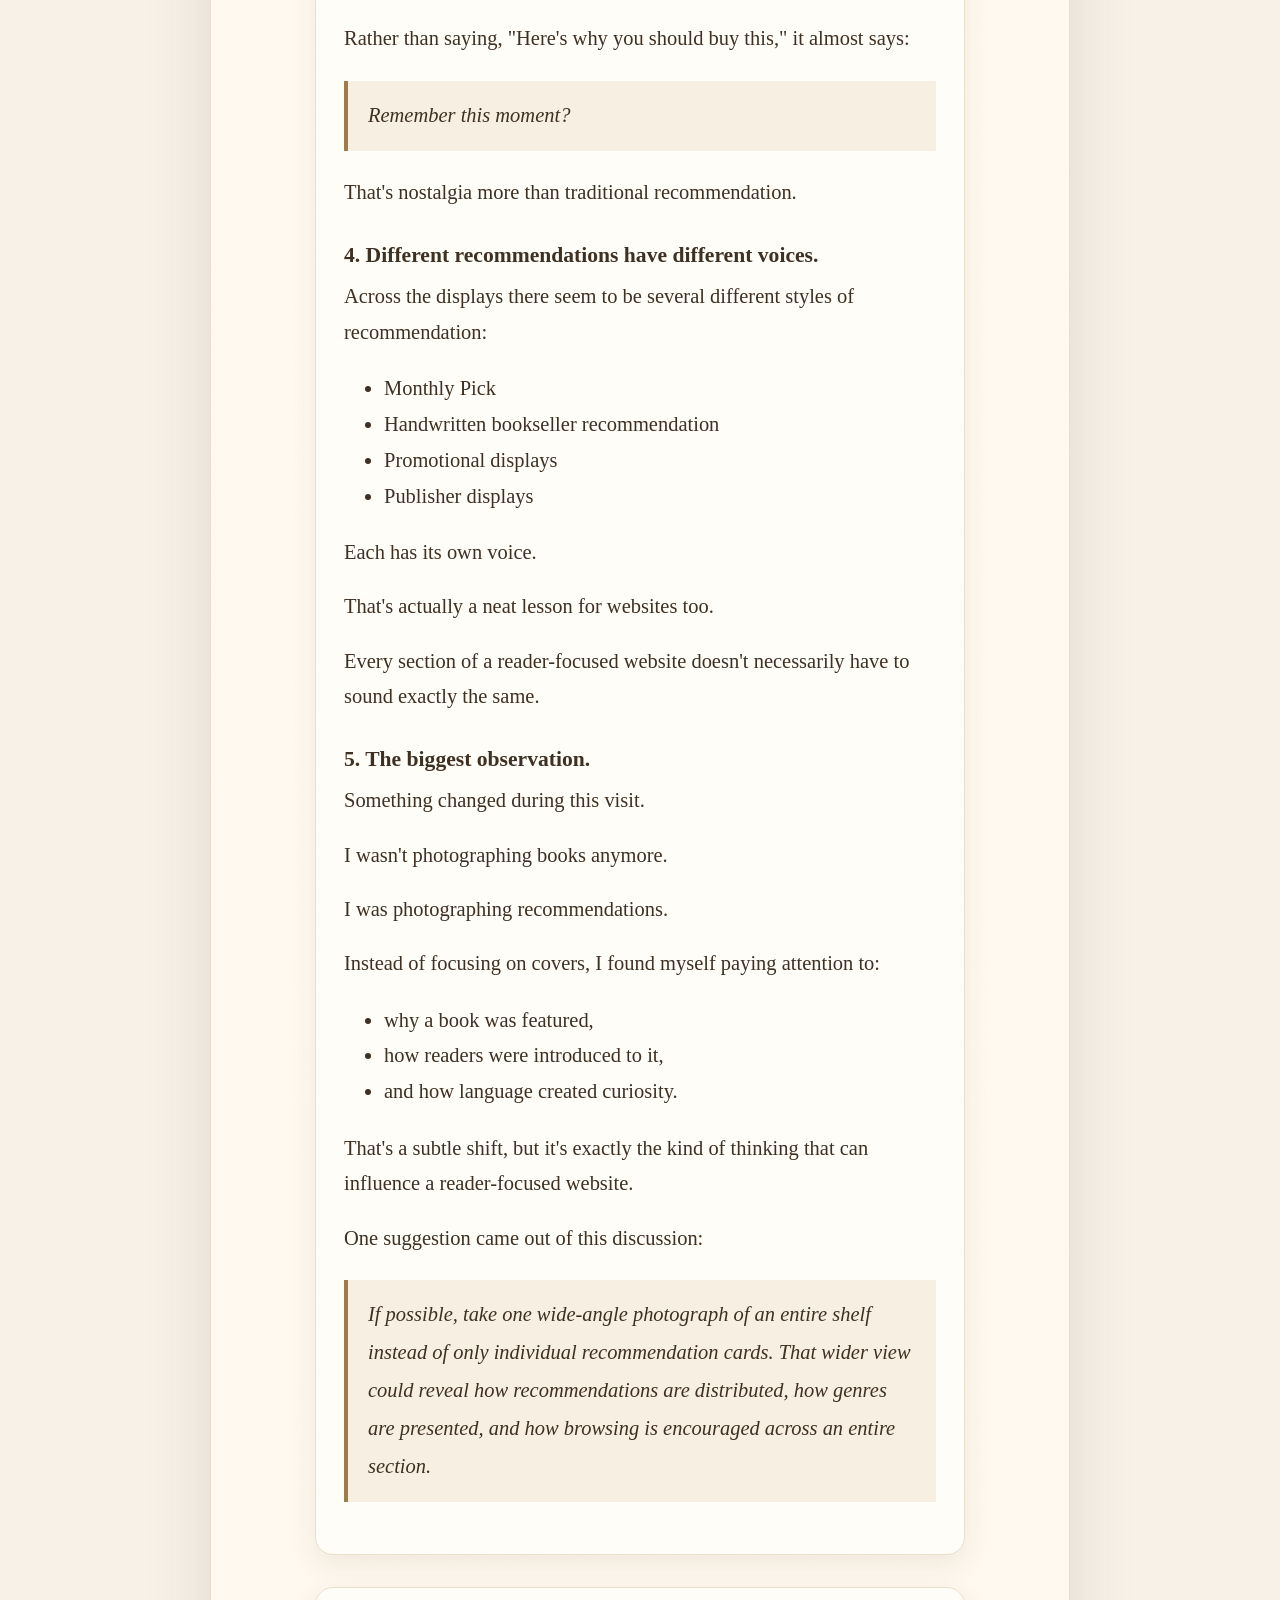
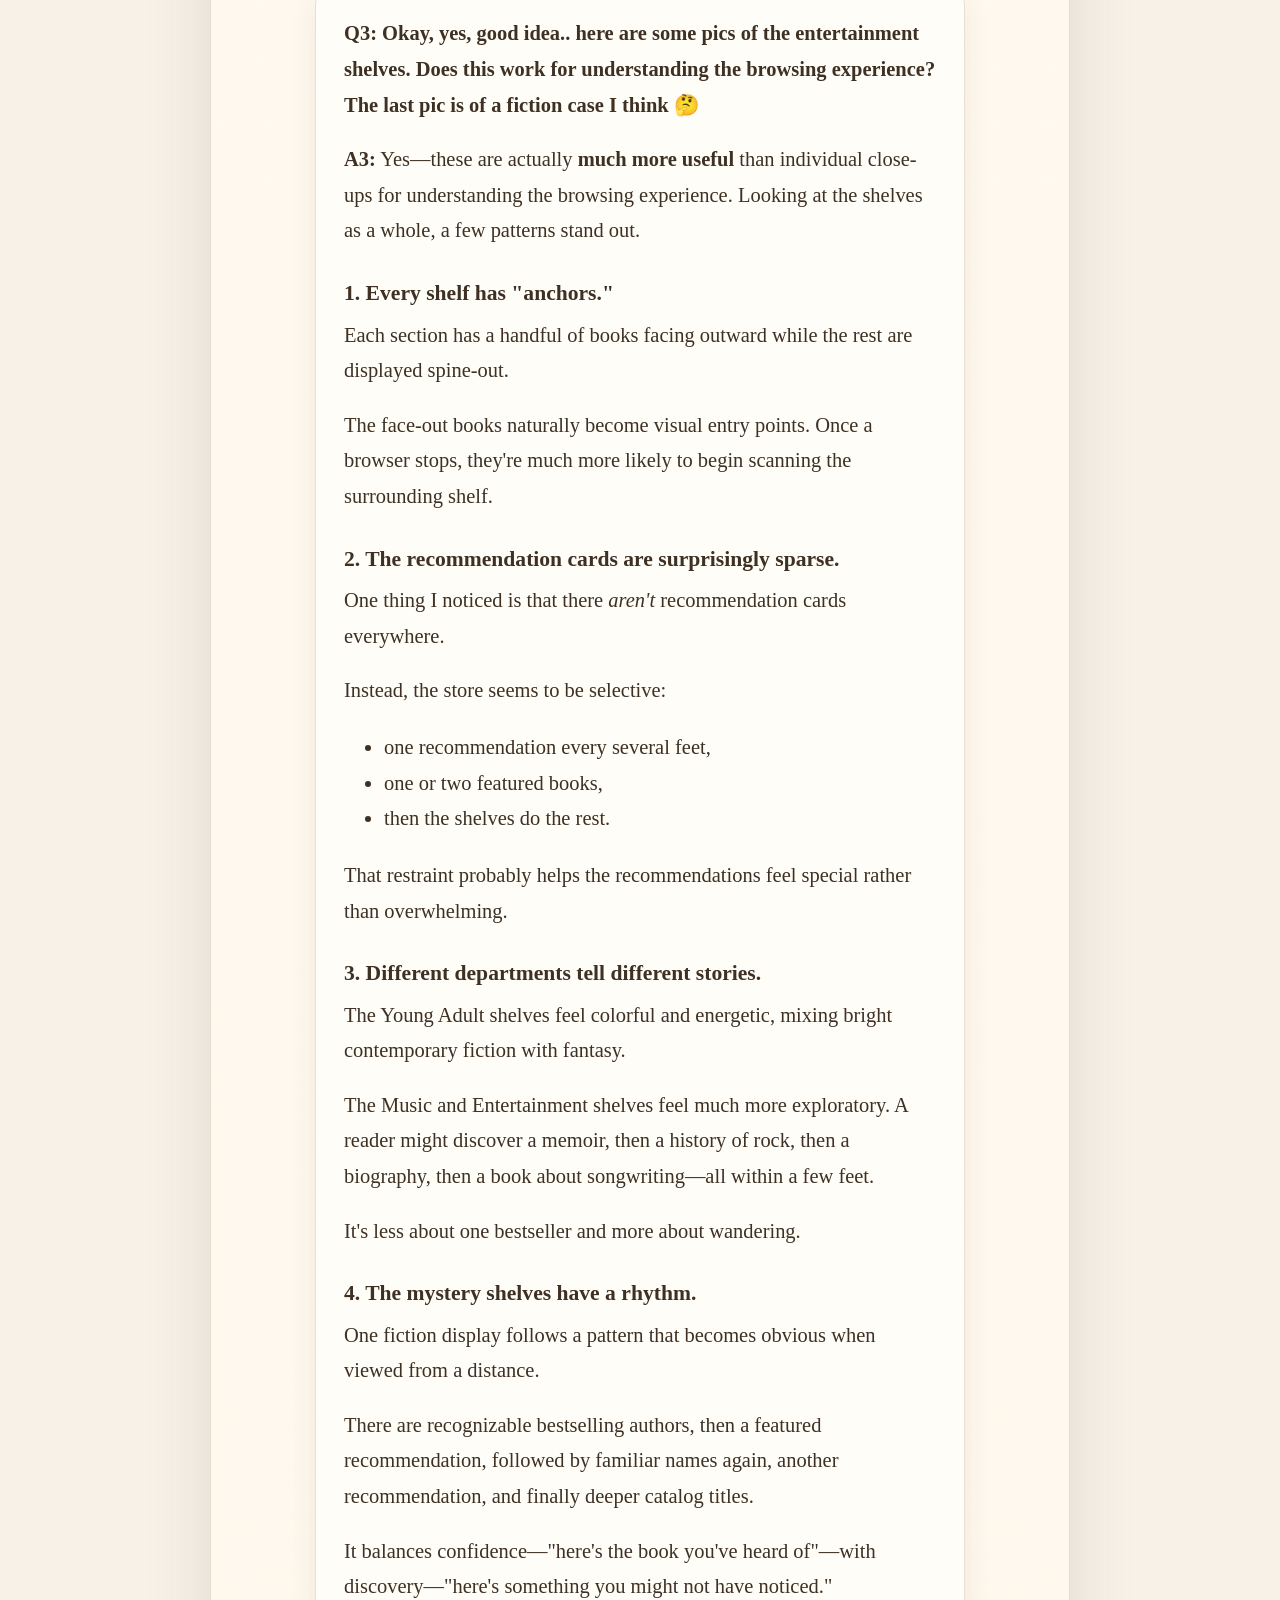
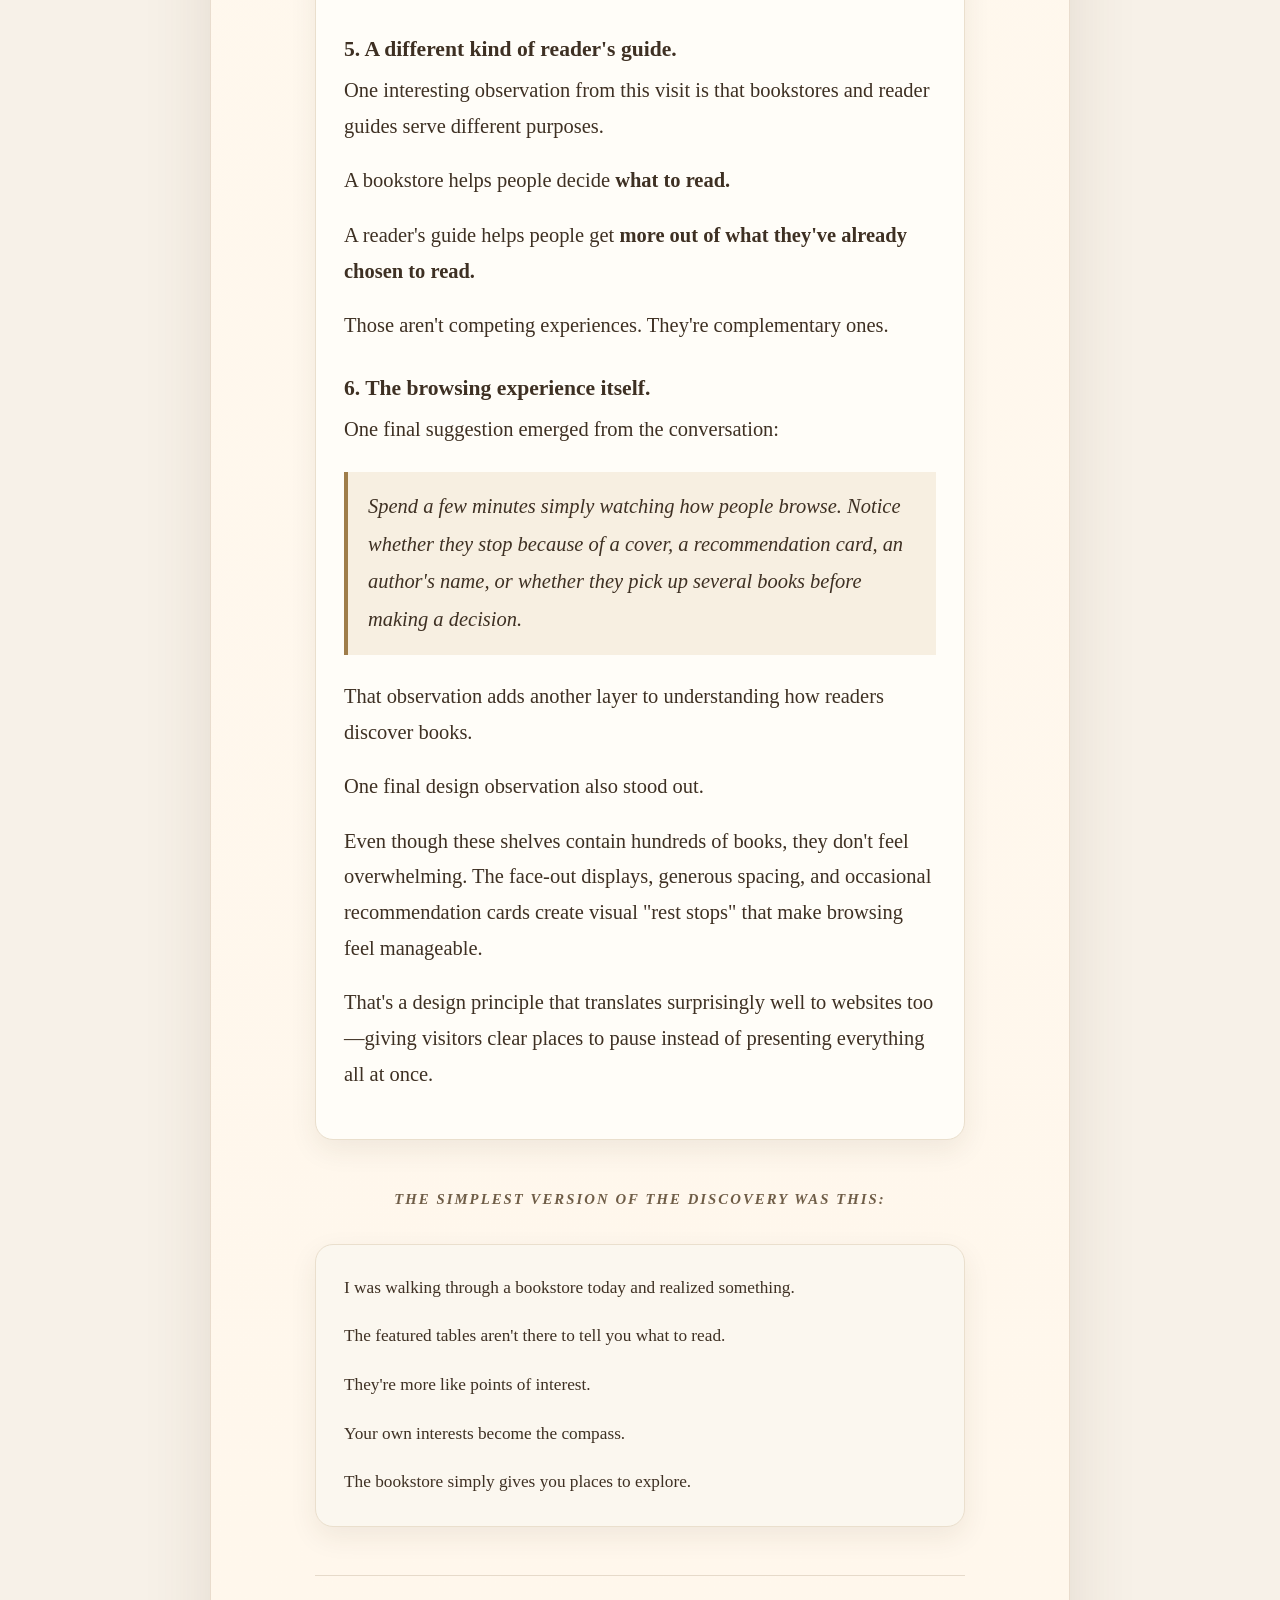
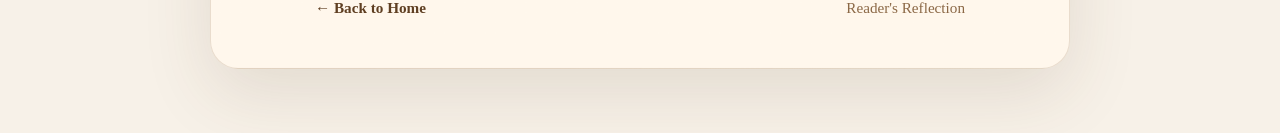
<file: reflections/bookstore-recommendation-cards/index.html>
<!DOCTYPE html>
<html lang="en">

<head>
    <!-- Google tag (gtag.js) -->
    <script async src="https://www.googletagmanager.com/gtag/js?id=G-PW70NG52H1"></script>
    <script>
        window.dataLayer = window.dataLayer || [];
        function gtag() { dataLayer.push(arguments); }
        gtag('js', new Date());

        gtag('config', 'G-PW70NG52H1');
    </script>

    <meta charset="UTF-8" />
    <meta name="viewport" content="width=device-width, initial-scale=1.0" />

    <title>What Bookstore Recommendation Cards Can Teach Us About Helping Readers Discover Books | Reader's Reflection |
        Read Cameron Reed</title>

    <meta name="description"
        content="A reader's reflection exploring bookstore recommendation cards, browsing, discovery, and what bookstores can teach us about helping readers connect with books." />

    <meta name="robots" content="index,follow" />
    <meta name="author" content="Read Cameron Reed" />
    <meta name="theme-color" content="#0b1220" />

    <link rel="canonical" href="https://readcameronreed.com/reflections/bookstore-recommendation-cards/" />

    <!-- Open Graph -->
    <meta property="og:type" content="article" />
    <meta property="og:site_name" content="Read Cameron Reed" />
    <meta property="og:title"
        content="What Bookstore Recommendation Cards Can Teach Us About Helping Readers Discover Books | Reader's Reflection" />
    <meta property="og:description"
        content="A conversation about bookstore recommendation cards, browsing, and how bookstores help readers discover books." />
    <meta property="og:url" content="https://readcameronreed.com/reflections/bookstore-recommendation-cards/" />

    <!-- Temporary social image -->
    <meta property="og:image" content="https://readcameronreed.com/assets/images/social/readers-reflections.jpg" />
    <meta property="og:image:width" content="1200" />
    <meta property="og:image:height" content="630" />
    <meta property="og:image:alt" content="Reader's Reflection by Read Cameron Reed" />

    <!-- Twitter -->
    <meta name="twitter:card" content="summary_large_image" />
    <meta name="twitter:title"
        content="What Bookstore Recommendation Cards Can Teach Us About Helping Readers Discover Books | Reader's Reflection" />
    <meta name="twitter:description"
        content="A reflection on bookstore recommendation cards, browsing, and how readers discover books." />
    <meta name="twitter:image" content="https://readcameronreed.com/assets/images/social/readers-reflections.jpg" />
    
    <!-- Icons -->
    <link rel="icon" href="/favicon.ico" sizes="any">
    <link rel="icon" type="image/svg+xml" href="/assets/favicon.svg">
    <link rel="icon" type="image/png" sizes="32x32" href="/favicon-32x32.png">
    <link rel="icon" type="image/png" sizes="16x16" href="/favicon-16x16.png">
    <link rel="apple-touch-icon" href="/apple-touch-icon.png">

    <link rel="stylesheet" href="/assets/style.css?v=1.0.13" />

</head>

<body>
    <header class="site-header">
        <a class="site-logo" href="/">Read Cameron Reed</a>

        <nav class="site-nav" aria-label="Main navigation">
            <a href="/">Home</a>
            <a href="/the-fortunate-fall/">Books</a>
            <!-- <a href="/readers-library/">Reader's Library</a> -->
            <a href="/readers-dictionary/" aria-current="page">Reader's Dictionary</a>
        </nav>
    </header>

    <main class="page-shell reflection-shell reflection-notebook-shell">
        <article class="reflection-entry reflection-notebook-entry">
            <p class="eyebrow">Reader's Reflection</p>

            <h1>What Bookstore Recommendation Cards Can Teach Us About Helping Readers Discover Books</h1>

            <p class="reflection-note">
                This reflection began as a live conversation during a bookstore visit. The photographs are not
                reproduced here;
                instead, the piece preserves the observations they prompted.
            </p>

            <section class="reflection-prose reflection-opening">
                <p><strong>Q1: Hey, I’m at a bookstore. I have some pics of the shelves with staff placed cards on
                        them. There are actually a LOT of cards on the shelves right now. Should I paste
                        them here now, or later when I get back home??</strong></p>
                <p><strong>A1:</strong> I actually think <strong>now is the better time.</strong> 😊</p>
                <p>There are a few reasons:</p>
                <ul>
                    <li>You're <strong>standing in the environment</strong> where you took them, so your impressions are
                        fresh.
                        You'll remember why you photographed a particular shelf or staff card.</li>
                    <li>We can identify any interesting patterns while they're still in your mind (for example,
                        recurring themes, genres, how staff are presenting books, what language they're using).</li>
                    <li>If we notice something worth checking, you're <strong>already at the bookstore</strong> and can
                        take
                        one or two extra photos before you leave.</li>
                </ul>
                <p>I'm especially interested in things like:</p>
                <ul>
                    <li>Which books have the most staff recommendation cards.</li>
                    <li>Whether the cards emphasize <strong>story, emotion, writing style, themes, or just
                            plot</strong>.</li>
                    <li>Whether several books together seem to create a "conversation" on the shelf.
                        That's something you've been noticing lately, and it could be genuinely useful inspiration
                        for <strong>Read Cameron Reed</strong>.</li>
                </ul>
                <p>There's no rush to analyze every image in depth—we can look through them one by one while
                    you're there, then do a deeper discussion later if needed.</p>
                <p>So I'd say: <strong>go ahead and paste the first photo now</strong>. We'll take a look together and
                    see what stands out. 📚</p>
            </section>

            <section class="reflection-prose">

                <p><strong>Q2: Here are 5 picks I took of some cards in the YA section…</strong></p>

                <p><strong>A2:</strong> These are <em>really</em> interesting. I think you captured exactly the kind of
                    thing that's worth studying—not because these are "the best books," but because they show
                    <strong>how a bookstore tries to start conversations with readers.</strong>
                </p>

                <p>Here are a few things that jump out.</p>

                <h3>1. The cards almost never summarize the plot.</h3>

                <p>The strongest card, in my opinion, described the kind of reading experience readers could expect
                    rather than explaining what happens in the story.</p>

                <ul>
                    <li>Who it's for.</li>
                    <li>What the experience is like.</li>
                    <li>Why you'll enjoy it.</li>
                </ul>

                <p>It never says, "A character does this, and then this happens."</p>

                <p>That's remarkably similar to what we've been trying to do with <strong>Read Cameron
                        Reed</strong>—help readers understand <em>what reading the book feels like</em>, not simply
                    summarize the plot.</p>

                <h3>2. Personality beats marketing.</h3>

                <p>One handwritten recommendation immediately caught my eye.</p>

                <p>It described the novel as being "deliciously creepy" with an unexpected conclusion.</p>

                <p>It sounded like an actual bookseller talking.</p>

                <p>That feels warmer than publisher copy.</p>

                <p>I wonder if that's why these recommendation cards stand out—they feel human.</p>

                <h3>3. Some recommendations assume readers already know the book.</h3>

                <p>One display didn't try to explain the novel at all.</p>

                <p>Instead, it highlighted a memorable quote.</p>

                <p>Rather than saying, "Here's why you should buy this," it almost says:</p>

                <blockquote>
                    Remember this moment?
                </blockquote>

                <p>That's nostalgia more than traditional recommendation.</p>

                <h3>4. Different recommendations have different voices.</h3>

                <p>Across the displays there seem to be several different styles of recommendation:</p>

                <ul>
                    <li>Monthly Pick</li>
                    <li>Handwritten bookseller recommendation</li>
                    <li>Promotional displays</li>
                    <li>Publisher displays</li>
                </ul>

                <p>Each has its own voice.</p>

                <p>That's actually a neat lesson for websites too.</p>

                <p>Every section of a reader-focused website doesn't necessarily have to sound exactly the same.</p>

                <h3>5. The biggest observation.</h3>

                <p>Something changed during this visit.</p>

                <p>I wasn't photographing books anymore.</p>

                <p>I was photographing recommendations.</p>

                <p>Instead of focusing on covers, I found myself paying attention to:</p>

                <ul>
                    <li>why a book was featured,</li>
                    <li>how readers were introduced to it,</li>
                    <li>and how language created curiosity.</li>
                </ul>

                <p>That's a subtle shift, but it's exactly the kind of thinking that can influence a reader-focused
                    website.</p>

                <p>One suggestion came out of this discussion:</p>

                <blockquote>
                    If possible, take one wide-angle photograph of an entire shelf instead of only individual
                    recommendation cards. That wider view could reveal how recommendations are distributed, how genres
                    are presented, and how browsing is encouraged across an entire section.
                </blockquote>

            </section>

            <section class="reflection-prose">

                <p><strong>Q3: Okay, yes, good idea.. here are some pics of the entertainment shelves. Does this work
                        for understanding the browsing experience? The last pic is of a fiction case I think 🤔</strong>
                </p>

                <p><strong>A3:</strong> Yes—these are actually <strong>much more useful</strong> than individual
                    close-ups for understanding the browsing experience. Looking at the shelves as a whole, a few
                    patterns stand out.</p>

                <h3>1. Every shelf has "anchors."</h3>

                <p>Each section has a handful of books facing outward while the rest are displayed spine-out.</p>

                <p>The face-out books naturally become visual entry points. Once a browser stops, they're much more
                    likely to begin scanning the surrounding shelf.</p>

                <h3>2. The recommendation cards are surprisingly sparse.</h3>

                <p>One thing I noticed is that there <em>aren't</em> recommendation cards everywhere.</p>

                <p>Instead, the store seems to be selective:</p>

                <ul>
                    <li>one recommendation every several feet,</li>
                    <li>one or two featured books,</li>
                    <li>then the shelves do the rest.</li>
                </ul>

                <p>That restraint probably helps the recommendations feel special rather than overwhelming.</p>

                <h3>3. Different departments tell different stories.</h3>

                <p>The Young Adult shelves feel colorful and energetic, mixing bright contemporary fiction with fantasy.
                </p>

                <p>The Music and Entertainment shelves feel much more exploratory. A reader might discover a memoir,
                    then a history of rock, then a biography, then a book about songwriting—all within a few feet.</p>

                <p>It's less about one bestseller and more about wandering.</p>

                <h3>4. The mystery shelves have a rhythm.</h3>

                <p>One fiction display follows a pattern that becomes obvious when viewed from a distance.</p>

                <p>There are recognizable bestselling authors, then a featured recommendation, followed by familiar
                    names again, another recommendation, and finally deeper catalog titles.</p>

                <p>It balances confidence—"here's the book you've heard of"—with discovery—"here's something you might
                    not have noticed."</p>

                <h3>5. A different kind of reader's guide.</h3>

                <p>One interesting observation from this visit is that bookstores and reader guides serve different
                    purposes.</p>

                <p>A bookstore helps people decide <strong>what to read.</strong></p>

                <p>A reader's guide helps people get <strong>more out of what they've already chosen to read.</strong>
                </p>

                <p>Those aren't competing experiences. They're complementary ones.</p>

                <h3>6. The browsing experience itself.</h3>

                <p>One final suggestion emerged from the conversation:</p>

                <blockquote>
                    Spend a few minutes simply watching how people browse. Notice whether they stop because of a cover,
                    a recommendation card, an author's name, or whether they pick up several books before making a
                    decision.
                </blockquote>

                <p>That observation adds another layer to understanding how readers discover books.</p>

                <p>One final design observation also stood out.</p>

                <p>Even though these shelves contain hundreds of books, they don't feel overwhelming. The face-out
                    displays, generous spacing, and occasional recommendation cards create visual "rest stops" that make
                    browsing feel manageable.</p>

                <p>That's a design principle that translates surprisingly well to websites too—giving visitors clear
                    places to pause instead of presenting everything all at once.</p>

            </section>

            <p class="reflection-bridge">The simplest version of the discovery was this:</p>

            <section class="reflection-prose reflection-card">
                <p>I was walking through a bookstore today and realized something.</p>
                <p>The featured tables aren't there to tell you what to read.</p>
                <p>They're more like points of interest.</p>
                <p>Your own interests become the compass.</p>
                <p>The bookstore simply gives you places to explore.</p>
            </section>

            <footer class="reflection-nav">
                <a href="/">← Back to Home</a>
                <span>Reader's Reflection</span>
            </footer>
        </article>
    </main>
</body>

</html>
</file>
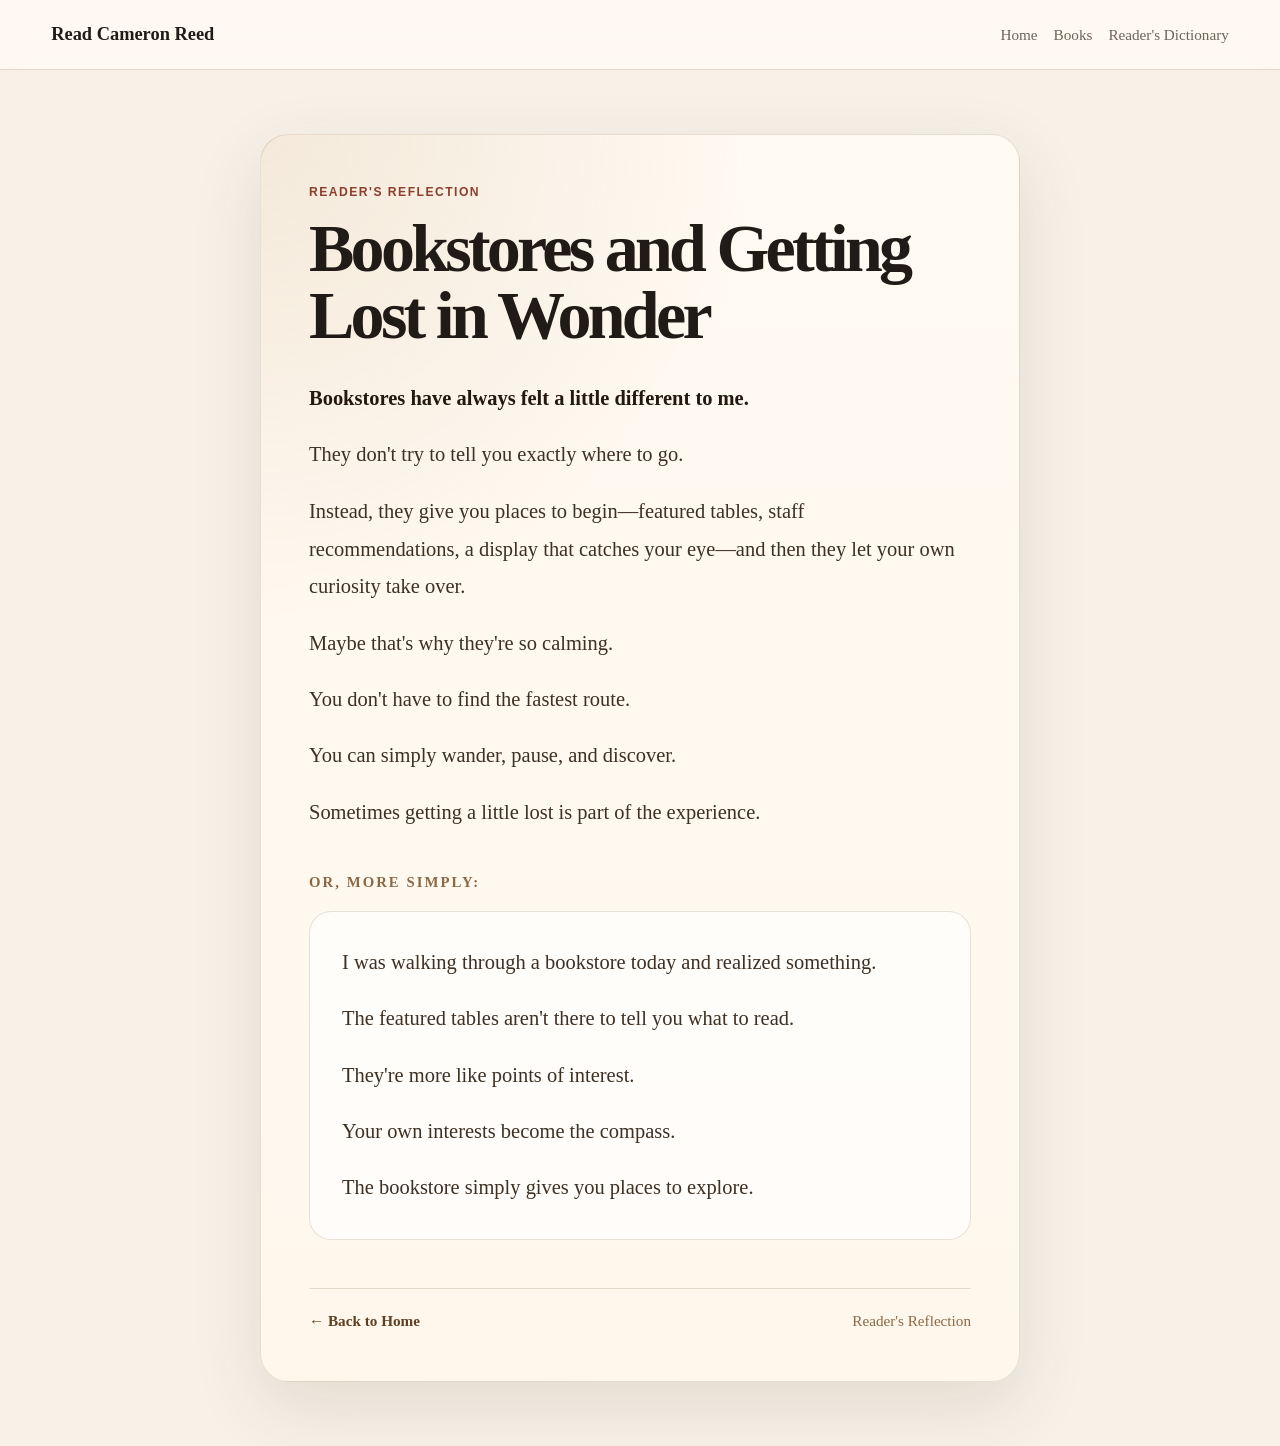
<file: reflections/bookstores-and-curiosity/index.html>
<!DOCTYPE html>
<html lang="en">

<head>
    <!-- Google tag (gtag.js) -->
    <script async src="https://www.googletagmanager.com/gtag/js?id=G-PW70NG52H1"></script>
    <script>
        window.dataLayer = window.dataLayer || [];
        function gtag() { dataLayer.push(arguments); }
        gtag('js', new Date());

        gtag('config', 'G-PW70NG52H1');
    </script>

    <meta charset="UTF-8" />
    <meta name="viewport" content="width=device-width, initial-scale=1.0" />

    <title>Bookstores and Getting Lost in Wonder | Reader's Reflection | Read Cameron Reed</title>

    <meta name="description"
        content="A reflective essay about bookstores, curiosity, featured tables, staff recommendations, and the quiet joy of getting a little lost while browsing." />

    <meta name="robots" content="index,follow" />
    <meta name="author" content="Read Cameron Reed" />
    <meta name="theme-color" content="#0b1220" />

    <link rel="canonical"
        href="https://readcameronreed.com/reflections/bookstores-and-curiosity/" />


    <!-- Open Graph -->
    <meta property="og:type" content="article" />
    <meta property="og:site_name" content="Read Cameron Reed" />
    <meta property="og:title" content="Bookstores and Getting Lost in Wonder | Reader's Reflection" />
    <meta property="og:description"
        content="Bookstores do not tell readers exactly where to go. They offer points of interest, and let curiosity take over." />
    <meta property="og:url"
        content="https://readcameronreed.com/reflections/bookstores-and-curiosity/" />

    <!-- Temporary social image -->
    <meta property="og:image" content="https://readcameronreed.com/assets/images/social/readers-reflections.jpg" />
    <meta property="og:image:width" content="1200" />
    <meta property="og:image:height" content="630" />
    <meta property="og:image:alt" content="Reader's Reflection by Read Cameron Reed" />

    <!-- Twitter -->
    <meta name="twitter:card" content="summary_large_image" />
    <meta name="twitter:title" content="Bookstores and Getting Lost in Wonder | Reader's Reflection" />
    <meta name="twitter:description"
        content="A reflective essay about bookstores, curiosity, and the joy of wandering." />
    <meta name="twitter:image" content="https://readcameronreed.com/assets/images/social/readers-reflections.jpg" />

    <!-- Icons -->
    <link rel="icon" href="/favicon.ico" sizes="any">
    <link rel="icon" type="image/svg+xml" href="/assets/favicon.svg">
    <link rel="icon" type="image/png" sizes="32x32" href="/favicon-32x32.png">
    <link rel="icon" type="image/png" sizes="16x16" href="/favicon-16x16.png">
    <link rel="apple-touch-icon" href="/apple-touch-icon.png">

    <link rel="stylesheet" href="/assets/style.css?v=1.0.13" />
</head>

<body>
    <header class="site-header">
        <a class="site-logo" href="/">Read Cameron Reed</a>

        <nav class="site-nav" aria-label="Main navigation">
            <a href="/">Home</a>
            <a href="/the-fortunate-fall/">Books</a>
            <!-- <a href="/readers-library/">Reader's Library</a> -->
            <a href="/readers-dictionary/" aria-current="page">Reader's Dictionary</a>
        </nav>
    </header>

    <main class="page-shell reflection-shell">
        <article class="reflection-entry">
            <p class="eyebrow">Reader's Reflection</p>

            <h1>Bookstores and Getting Lost in Wonder</h1>

            <section class="reflection-prose reflection-opening">
                <p><strong>Bookstores have always felt a little different to me.</strong></p>
                <p>They don't try to tell you exactly where to go.</p>
                <p>Instead, they give you places to begin—featured tables, staff recommendations, a display that catches
                    your eye—and then they let your own curiosity take over.</p>
                <p>Maybe that's why they're so calming.</p>
                <p>You don't have to find the fastest route.</p>
                <p>You can simply wander, pause, and discover.</p>
                <p>Sometimes getting a little lost is part of the experience.</p>
            </section>

            <p class="reflection-bridge">Or, more simply:</p>

            <section class="reflection-prose reflection-card">
                <p>I was walking through a bookstore today and realized something.</p>
                <p>The featured tables aren't there to tell you what to read.</p>
                <p>They're more like points of interest.</p>
                <p>Your own interests become the compass.</p>
                <p>The bookstore simply gives you places to explore.</p>
            </section>

            <footer class="reflection-nav">
                <a href="/">← Back to Home</a>
                <span>Reader's Reflection</span>
            </footer>
        </article>
    </main>
</body>

</html>
</file>
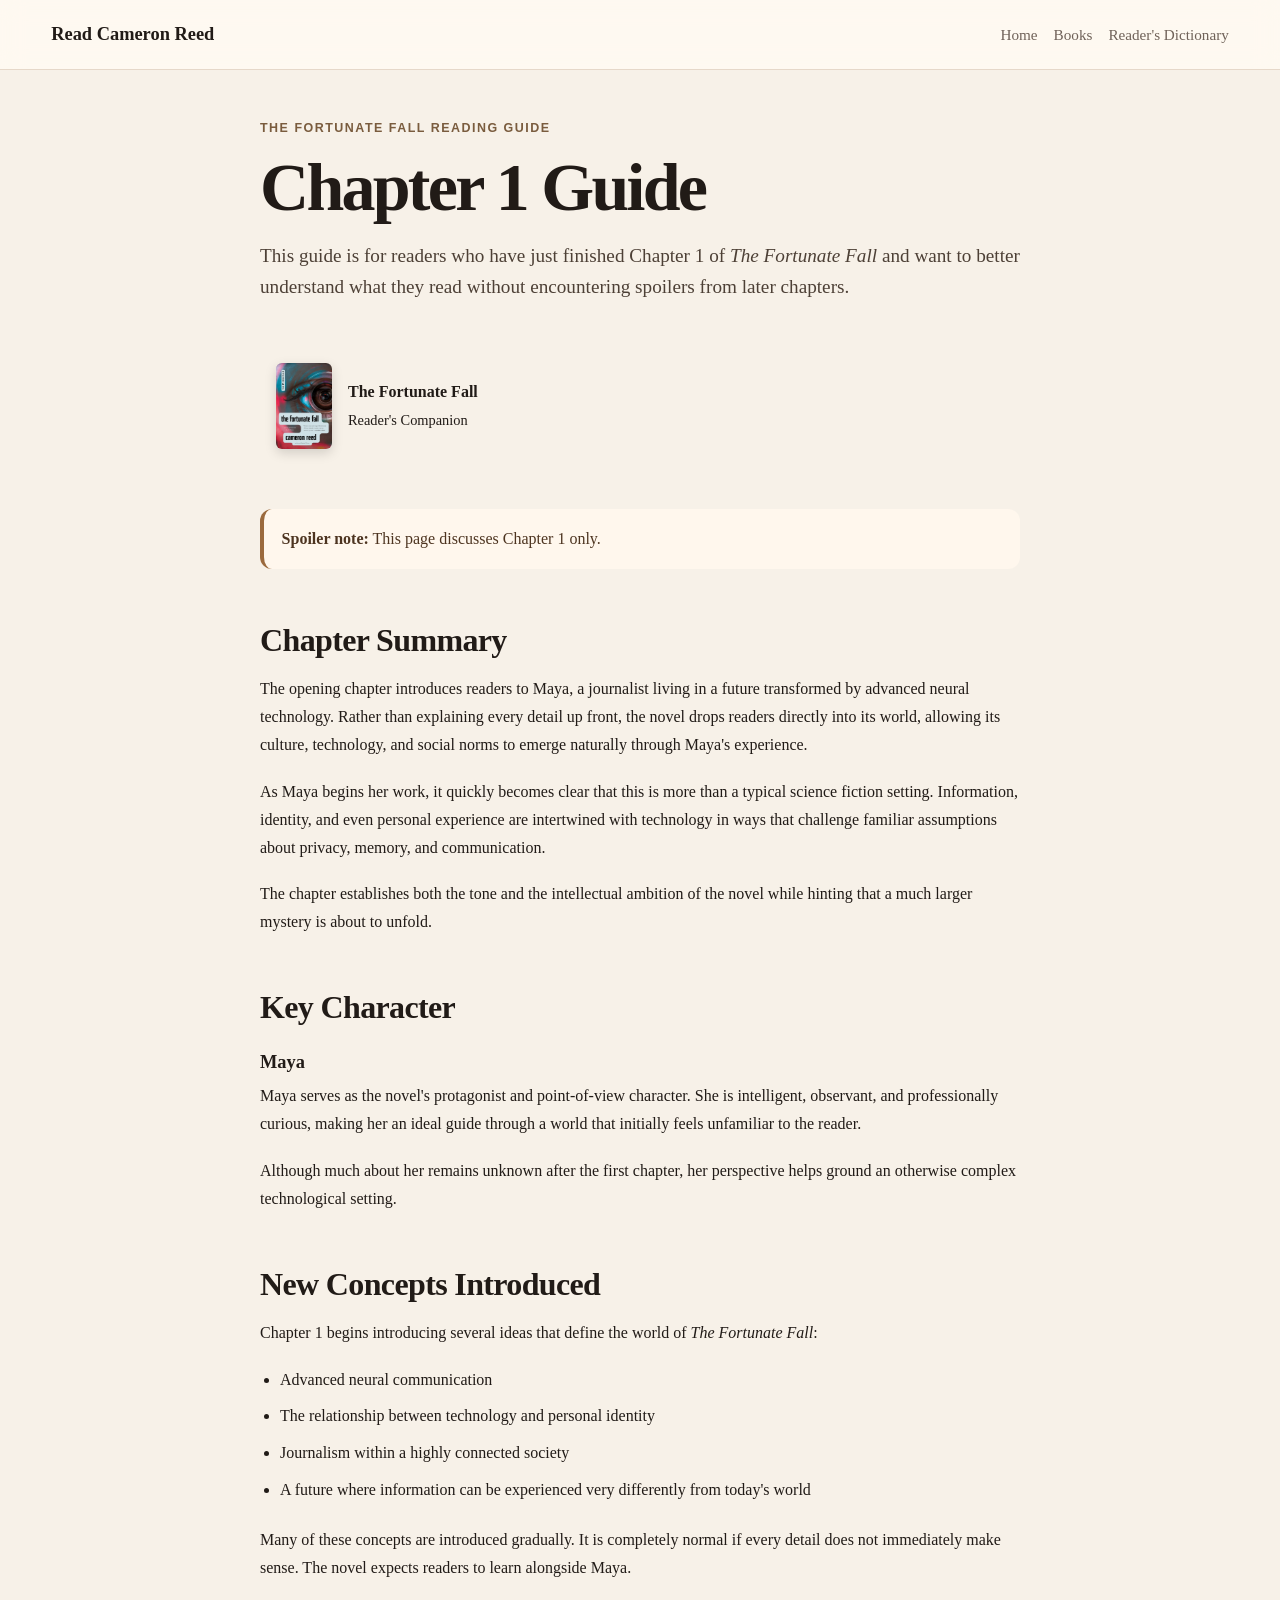
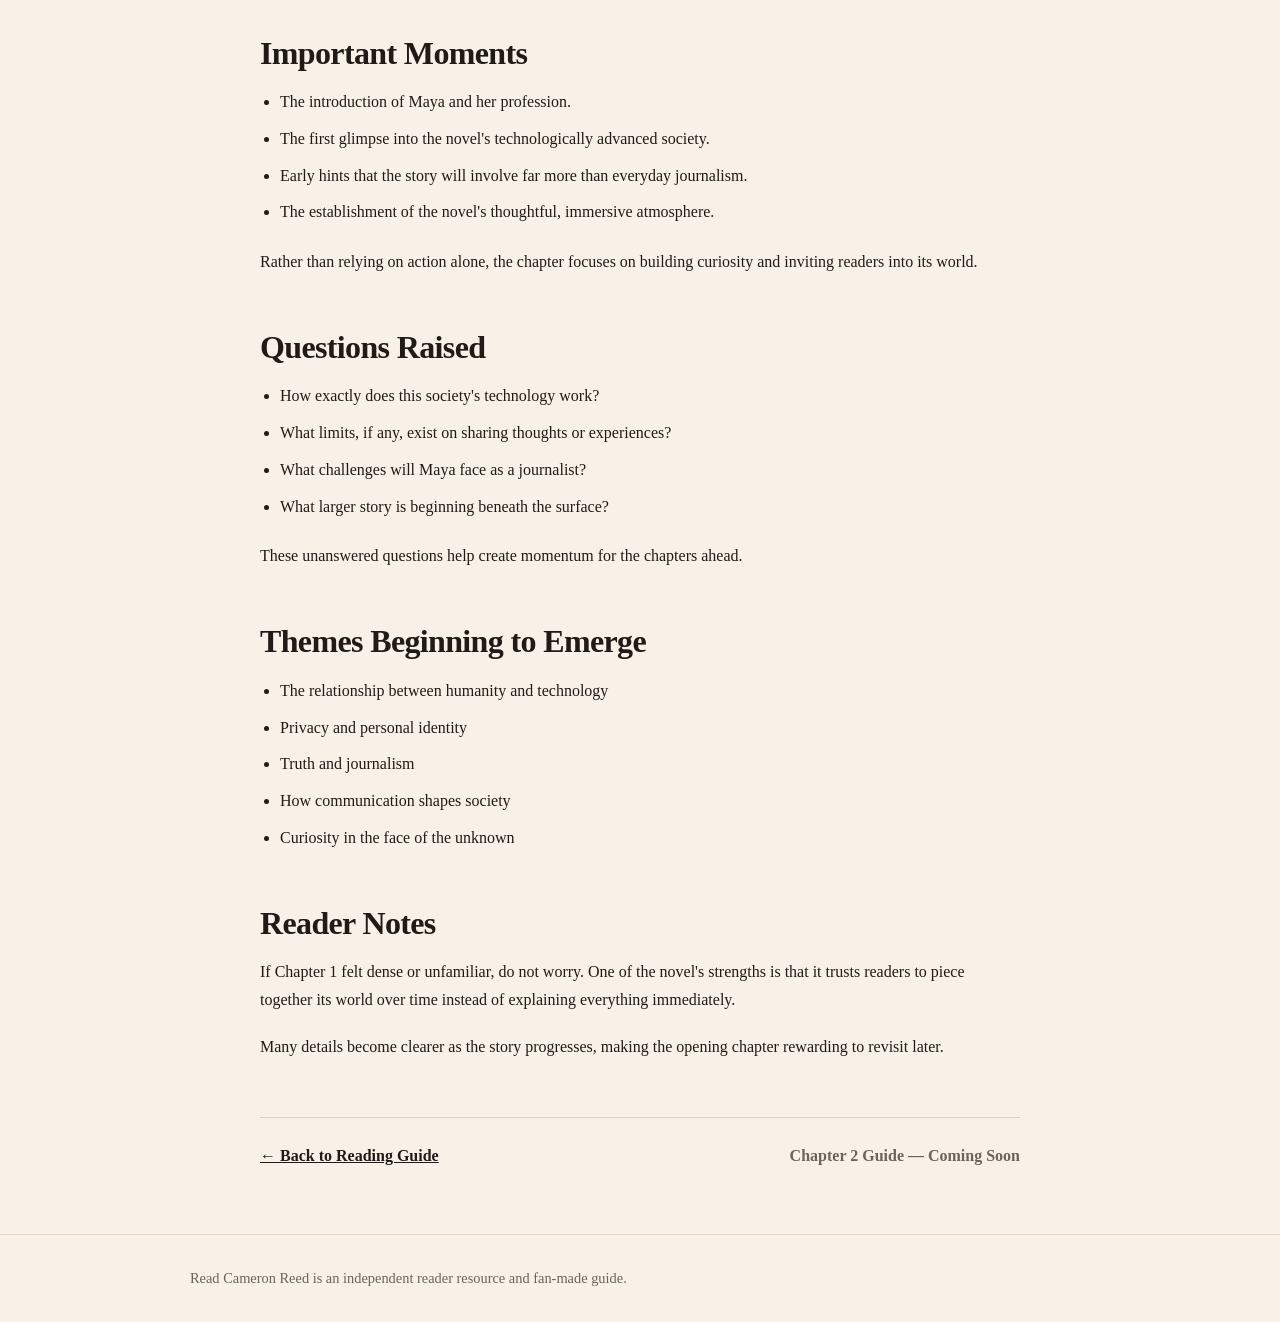
<file: the-fortunate-fall/chapter-1/index.html>
<!DOCTYPE html>
<html lang="en">

<head>
    <!-- Google tag (gtag.js) -->
    <script async src="https://www.googletagmanager.com/gtag/js?id=G-PW70NG52H1"></script>
    <script>
        window.dataLayer = window.dataLayer || [];
        function gtag() { dataLayer.push(arguments); }
        gtag('js', new Date());

        gtag('config', 'G-PW70NG52H1');
    </script>

    <meta charset="UTF-8" />
    <meta name="viewport" content="width=device-width, initial-scale=1.0" />

    <title>The Fortunate Fall Chapter 1 Guide | Read Cameron Reed</title>

    <meta name="description"
        content="A spoiler-safe guide to Chapter 1 of The Fortunate Fall by Cameron Reed, including a summary, key concepts, important moments, themes, and discussion questions." />

    <meta name="robots" content="index,follow" />
    <meta name="author" content="Read Cameron Reed" />
    <meta name="theme-color" content="#0b1220" />

    <link rel="canonical" href="https://readcameronreed.com/the-fortunate-fall/chapter-1/" />

    <!-- Open Graph -->
    <meta property="og:type" content="article" />
    <meta property="og:site_name" content="Read Cameron Reed" />
    <meta property="og:title" content="The Fortunate Fall Chapter 1 Guide" />
    <meta property="og:description"
        content="Read alongside Chapter 1 of The Fortunate Fall with a spoiler-safe summary, themes, key concepts, and discussion notes." />
    <meta property="og:url" content="https://readcameronreed.com/the-fortunate-fall/chapter-1/" />
    <meta property="og:image" content="https://readcameronreed.com/assets/images/social/the-fortunate-fall-guide.jpg" />
    <meta property="og:image:width" content="1200" />
    <meta property="og:image:height" content="630" />
    <meta property="og:image:alt" content="The Fortunate Fall Reading Guide by Read Cameron Reed" />

    <!-- Twitter -->
    <meta name="twitter:card" content="summary_large_image" />
    <meta name="twitter:title" content="The Fortunate Fall Chapter 1 Guide" />
    <meta name="twitter:description"
        content="A spoiler-safe companion guide to Chapter 1 of The Fortunate Fall by Cameron Reed." />
    <meta name="twitter:image"
        content="https://readcameronreed.com/assets/images/social/the-fortunate-fall-guide.jpg" />

    <!-- Icons -->
    <link rel="icon" href="/favicon.ico" sizes="any">
    <link rel="icon" type="image/svg+xml" href="/assets/favicon.svg">
    <link rel="icon" type="image/png" sizes="32x32" href="/favicon-32x32.png">
    <link rel="icon" type="image/png" sizes="16x16" href="/favicon-16x16.png">
    <link rel="apple-touch-icon" href="/apple-touch-icon.png">

    <link rel="stylesheet" href="/assets/style.css?v=1.0.13" />
</head>

<body>
    <header class="site-header">
        <a class="site-logo" href="/">Read Cameron Reed</a>

        <nav class="site-nav" aria-label="Main navigation">
            <a href="/">Home</a>
            <a href="/the-fortunate-fall/" aria-current="page">Books</a>
            <!-- <a href="/readers-library/">Reader's Library</a> -->
            <a href="/readers-dictionary/">Reader's Dictionary</a>
        </nav>
    </header>

    <main class="page-shell">
        <article class="chapter-guide">
            <p class="eyebrow">The Fortunate Fall Reading Guide</p>

            <h1>Chapter 1 Guide</h1>

            <p class="lede">
                This guide is for readers who have just finished Chapter 1 of
                <em>The Fortunate Fall</em> and want to better understand what they read
                without encountering spoilers from later chapters.
            </p>

            <div class="chapter-book">
                <img src="/assets/images/the-fortunate-fall-cover.webp"
                    alt="Cover of The Fortunate Fall by Cameron Reed" class="chapter-book-cover">

                <div>
                    <strong>The Fortunate Fall</strong><br>
                    <span>Reader's Companion</span>
                </div>
            </div>

            <div class="spoiler-note">
                <strong>Spoiler note:</strong> This page discusses Chapter 1 only.
            </div>

            <section>
                <h2>Chapter Summary</h2>

                <p>
                    The opening chapter introduces readers to Maya, a journalist living in
                    a future transformed by advanced neural technology. Rather than
                    explaining every detail up front, the novel drops readers directly into
                    its world, allowing its culture, technology, and social norms to emerge
                    naturally through Maya's experience.
                </p>

                <p>
                    As Maya begins her work, it quickly becomes clear that this is more
                    than a typical science fiction setting. Information, identity, and even
                    personal experience are intertwined with technology in ways that
                    challenge familiar assumptions about privacy, memory, and communication.
                </p>

                <p>
                    The chapter establishes both the tone and the intellectual ambition of
                    the novel while hinting that a much larger mystery is about to unfold.
                </p>
            </section>

            <section>
                <h2>Key Character</h2>

                <h3>Maya</h3>

                <p>
                    Maya serves as the novel's protagonist and point-of-view character. She
                    is intelligent, observant, and professionally curious, making her an
                    ideal guide through a world that initially feels unfamiliar to the
                    reader.
                </p>

                <p>
                    Although much about her remains unknown after the first chapter, her
                    perspective helps ground an otherwise complex technological setting.
                </p>
            </section>

            <section>
                <h2>New Concepts Introduced</h2>

                <p>
                    Chapter 1 begins introducing several ideas that define the world of
                    <em>The Fortunate Fall</em>:
                </p>

                <ul>
                    <li>Advanced neural communication</li>
                    <li>The relationship between technology and personal identity</li>
                    <li>Journalism within a highly connected society</li>
                    <li>A future where information can be experienced very differently from today's world</li>
                </ul>

                <p>
                    Many of these concepts are introduced gradually. It is completely
                    normal if every detail does not immediately make sense. The novel
                    expects readers to learn alongside Maya.
                </p>
            </section>

            <section>
                <h2>Important Moments</h2>

                <ul>
                    <li>The introduction of Maya and her profession.</li>
                    <li>The first glimpse into the novel's technologically advanced society.</li>
                    <li>Early hints that the story will involve far more than everyday journalism.</li>
                    <li>The establishment of the novel's thoughtful, immersive atmosphere.</li>
                </ul>

                <p>
                    Rather than relying on action alone, the chapter focuses on building
                    curiosity and inviting readers into its world.
                </p>
            </section>

            <section>
                <h2>Questions Raised</h2>

                <ul>
                    <li>How exactly does this society's technology work?</li>
                    <li>What limits, if any, exist on sharing thoughts or experiences?</li>
                    <li>What challenges will Maya face as a journalist?</li>
                    <li>What larger story is beginning beneath the surface?</li>
                </ul>

                <p>
                    These unanswered questions help create momentum for the chapters ahead.
                </p>
            </section>

            <section>
                <h2>Themes Beginning to Emerge</h2>

                <ul>
                    <li>The relationship between humanity and technology</li>
                    <li>Privacy and personal identity</li>
                    <li>Truth and journalism</li>
                    <li>How communication shapes society</li>
                    <li>Curiosity in the face of the unknown</li>
                </ul>
            </section>

            <section>
                <h2>Reader Notes</h2>

                <p>
                    If Chapter 1 felt dense or unfamiliar, do not worry. One of the novel's
                    strengths is that it trusts readers to piece together its world over
                    time instead of explaining everything immediately.
                </p>

                <p>
                    Many details become clearer as the story progresses, making the opening
                    chapter rewarding to revisit later.
                </p>
            </section>

            <footer class="chapter-nav">
                <a href="/the-fortunate-fall/">← Back to Reading Guide</a>
                <span>Chapter 2 Guide — Coming Soon</span>
            </footer>
        </article>
    </main>

    <footer class="site-footer">
        <p>
            Read Cameron Reed is an independent reader resource and fan-made guide.
        </p>
    </footer>
</body>

</html>
</file>
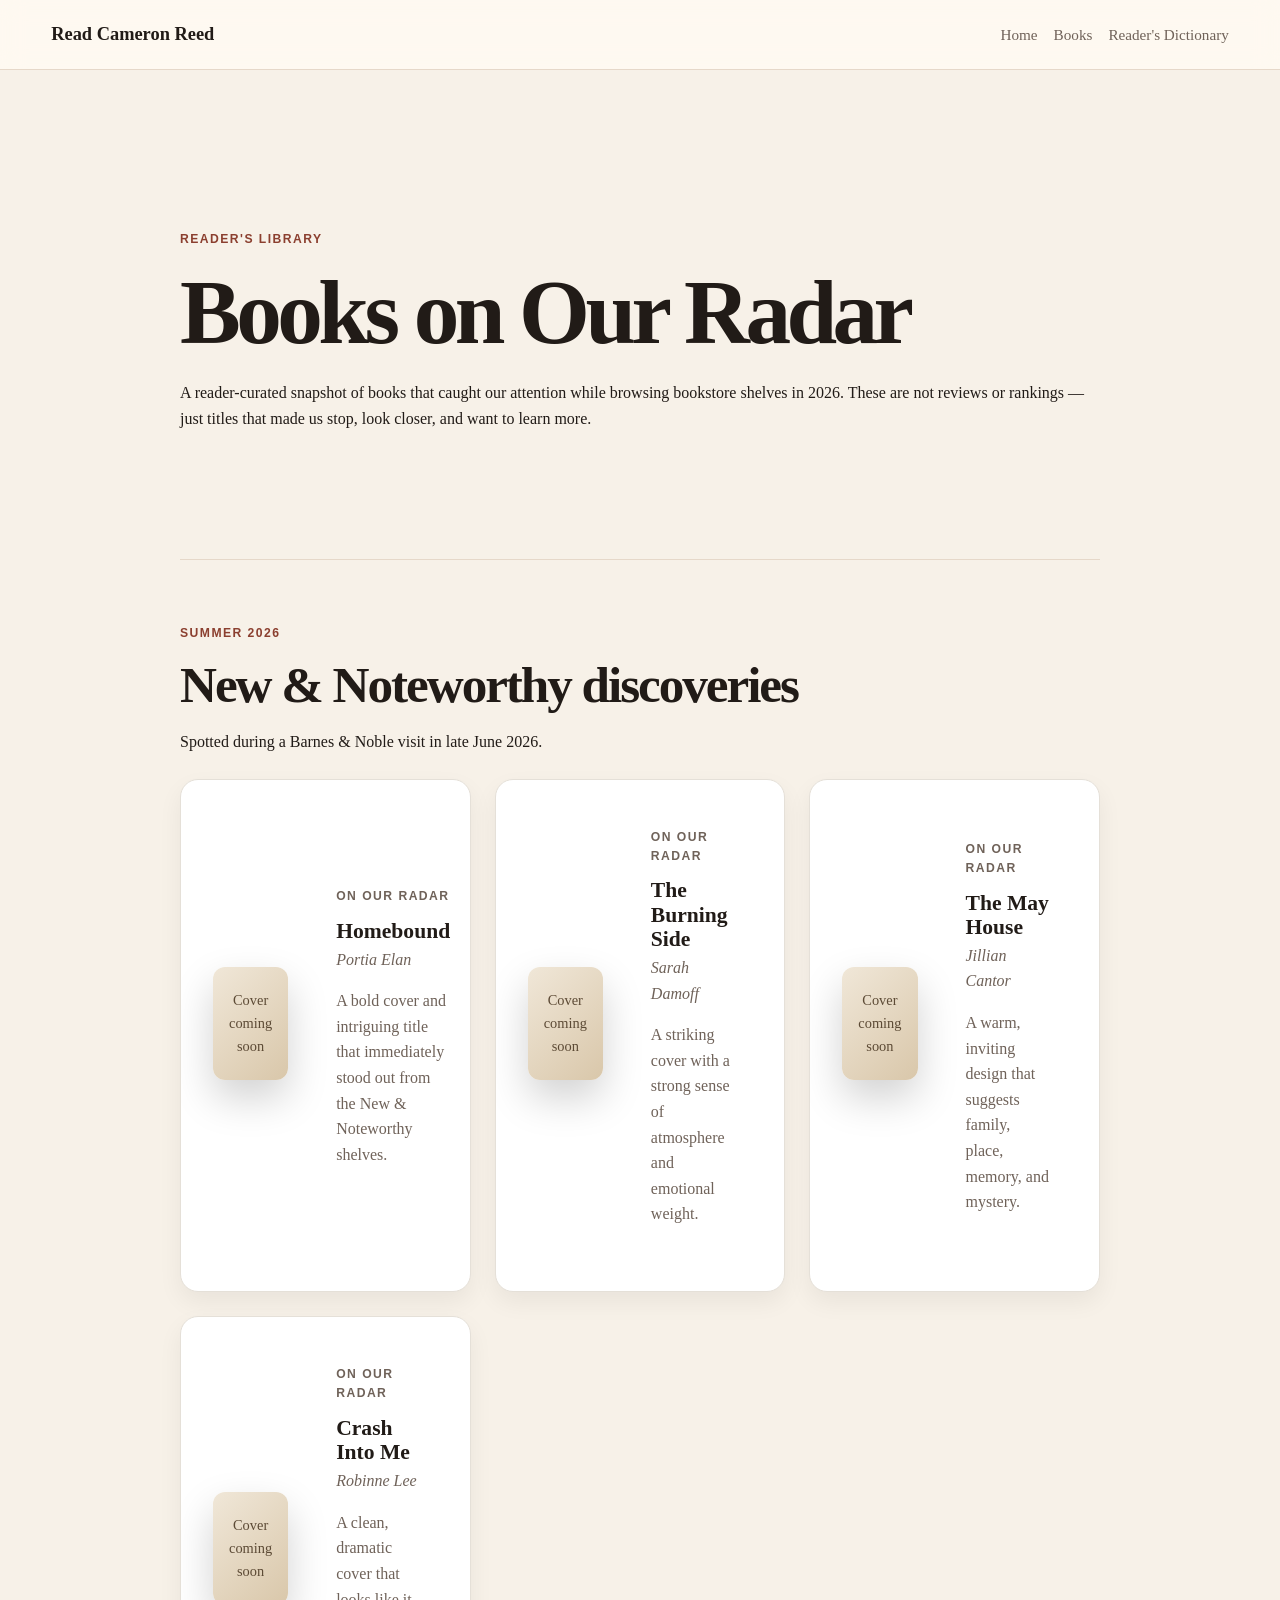
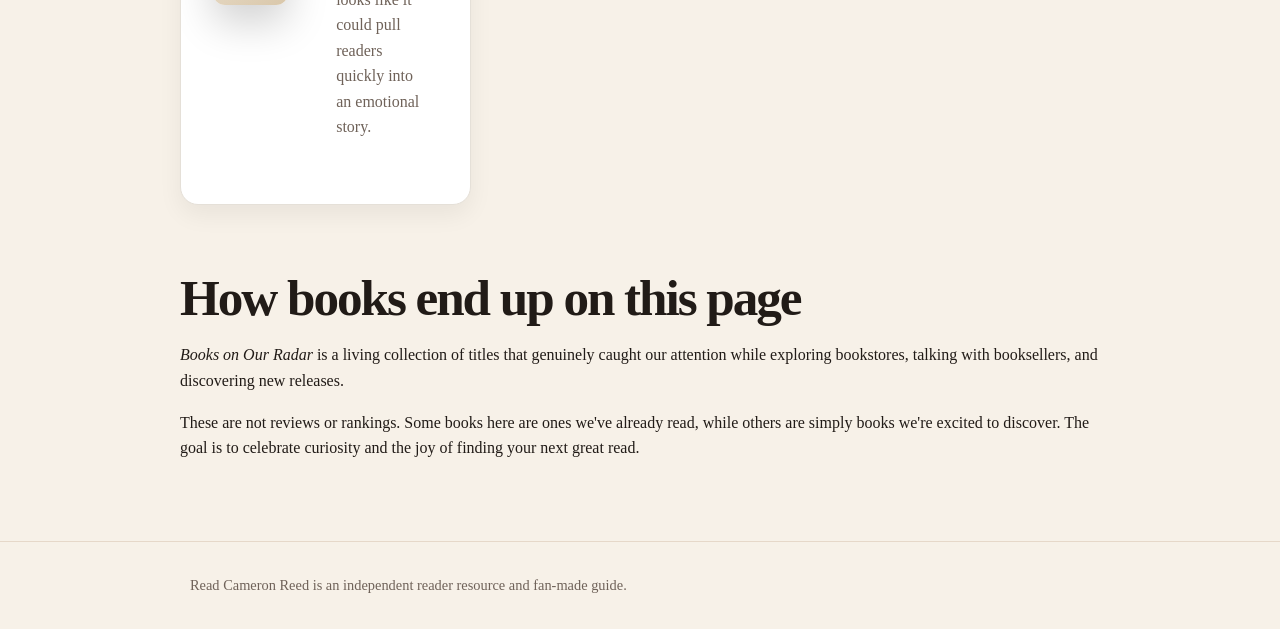
<file: assets/readers-library/books-on-our-radar/index.html>
<!DOCTYPE html>
<html lang="en">

<head>
    <!-- Google tag (gtag.js) -->
    <script async src="https://www.googletagmanager.com/gtag/js?id=G-PW70NG52H1"></script>
    <script>
        window.dataLayer = window.dataLayer || [];
        function gtag() { dataLayer.push(arguments); }
        gtag('js', new Date());

        gtag('config', 'G-PW70NG52H1');
    </script>

    <meta charset="UTF-8" />
    <meta name="viewport" content="width=device-width, initial-scale=1.0" />

    <title>Books on Our Radar | Read Cameron Reed</title>

    <meta name="description"
        content="A spoiler-safe companion guide for The Fortunate Fall by Cameron Reed, featuring chapter guides, themes, characters, technology notes, and more." />

    <meta name="robots" content="index,follow" />
    <meta name="author" content="Read Cameron Reed" />
    <meta name="theme-color" content="#0b1220" />

    <link rel="canonical" href="https://readcameronreed.com/the-fortunate-fall/" />

    <!-- Open Graph -->
    <meta property="og:type" content="website" />
    <meta property="og:site_name" content="Read Cameron Reed" />
    <meta property="og:title" content="The Fortunate Fall Reading Guide" />
    <meta property="og:description"
        content="Read alongside The Fortunate Fall with spoiler-safe chapter guides, themes, character notes, and companion resources." />
    <meta property="og:url" content="https://readcameronreed.com/the-fortunate-fall/" />
    <meta property="og:image" content="https://readcameronreed.com/assets/images/social/the-fortunate-fall-guide.jpg" />
    <meta property="og:image:width" content="1200" />
    <meta property="og:image:height" content="630" />
    <meta property="og:image:alt" content="The Fortunate Fall Reading Guide by Read Cameron Reed" />

    <!-- Twitter -->
    <meta name="twitter:card" content="summary_large_image" />
    <meta name="twitter:title" content="The Fortunate Fall Reading Guide" />
    <meta name="twitter:description" content="A spoiler-safe companion guide for The Fortunate Fall by Cameron Reed." />
    <meta name="twitter:image"
        content="https://readcameronreed.com/assets/images/social/the-fortunate-fall-guide.jpg" />

    <!-- Icons -->
    <link rel="icon" href="/favicon.ico" sizes="any">
    <link rel="icon" type="image/svg+xml" href="/assets/favicon.svg">
    <link rel="icon" type="image/png" sizes="32x32" href="/favicon-32x32.png">
    <link rel="icon" type="image/png" sizes="16x16" href="/favicon-16x16.png">
    <link rel="apple-touch-icon" href="/apple-touch-icon.png">

    <link rel="stylesheet" href="/assets/style.css?v=1.0.5" />
</head>

<body>
    <header class="site-header">
        <a class="site-logo" href="/">Read Cameron Reed</a>

        <nav class="site-nav" aria-label="Main navigation">
            <a href="/">Home</a>
            <a href="/the-fortunate-fall/" aria-current="page">Books</a>
            <!-- <a href="/readers-library/">Reader's Library</a> -->
            <a href="/readers-dictionary/">Reader's Dictionary</a>
        </nav>
    </header>

    <main class="page-shell">
        <section class="hero">
            <p class="eyebrow">Reader's Library</p>
            <h1>Books on Our Radar</h1>
            <p class="lede">
                A reader-curated snapshot of books that caught our attention while browsing
                bookstore shelves in 2026. These are not reviews or rankings — just titles
                that made us stop, look closer, and want to learn more.
            </p>
        </section>

        <section class="section">
            <div class="section-heading">
                <p class="eyebrow">Summer 2026</p>
                <h2>New & Noteworthy discoveries</h2>
                <p>
                    Spotted during a Barnes & Noble visit in late June 2026.
                </p>
            </div>

            <div class="book-grid">
                <article class="book-card">
                    <div class="book-cover placeholder-cover">Cover coming soon</div>
                    <div class="book-card-body">
                        <p class="chapter-label">On our radar</p>
                        <h3>Homebound</h3>
                        <p class="book-author">Portia Elan</p>
                        <p>
                            A bold cover and intriguing title that immediately stood out from the
                            New & Noteworthy shelves.
                        </p>
                    </div>
                </article>

                <article class="book-card">
                    <div class="book-cover placeholder-cover">Cover coming soon</div>
                    <div class="book-card-body">
                        <p class="chapter-label">On our radar</p>
                        <h3>The Burning Side</h3>
                        <p class="book-author">Sarah Damoff</p>
                        <p>
                            A striking cover with a strong sense of atmosphere and emotional weight.
                        </p>
                    </div>
                </article>

                <article class="book-card">
                    <div class="book-cover placeholder-cover">Cover coming soon</div>
                    <div class="book-card-body">
                        <p class="chapter-label">On our radar</p>
                        <h3>The May House</h3>
                        <p class="book-author">Jillian Cantor</p>
                        <p>
                            A warm, inviting design that suggests family, place, memory, and mystery.
                        </p>
                    </div>
                </article>

                <article class="book-card">
                    <div class="book-cover placeholder-cover">Cover coming soon</div>
                    <div class="book-card-body">
                        <p class="chapter-label">On our radar</p>
                        <h3>Crash Into Me</h3>
                        <p class="book-author">Robinne Lee</p>
                        <p>
                            A clean, dramatic cover that looks like it could pull readers quickly into
                            an emotional story.
                        </p>
                    </div>
                </article>
            </div>
        </section>

        <section class="reader-note">
            <h2>How books end up on this page</h2>

            <p>
                <em>Books on Our Radar</em> is a living collection of titles that genuinely
                caught our attention while exploring bookstores, talking with booksellers,
                and discovering new releases.
            </p>

            <p>
                These are not reviews or rankings. Some books here are ones we've already
                read, while others are simply books we're excited to discover. The goal is
                to celebrate curiosity and the joy of finding your next great read.
            </p>
        </section>
    </main>

    <footer class="site-footer">
        <p>
            Read Cameron Reed is an independent reader resource and fan-made guide.
        </p>
    </footer>
</body>

</html>
</file>
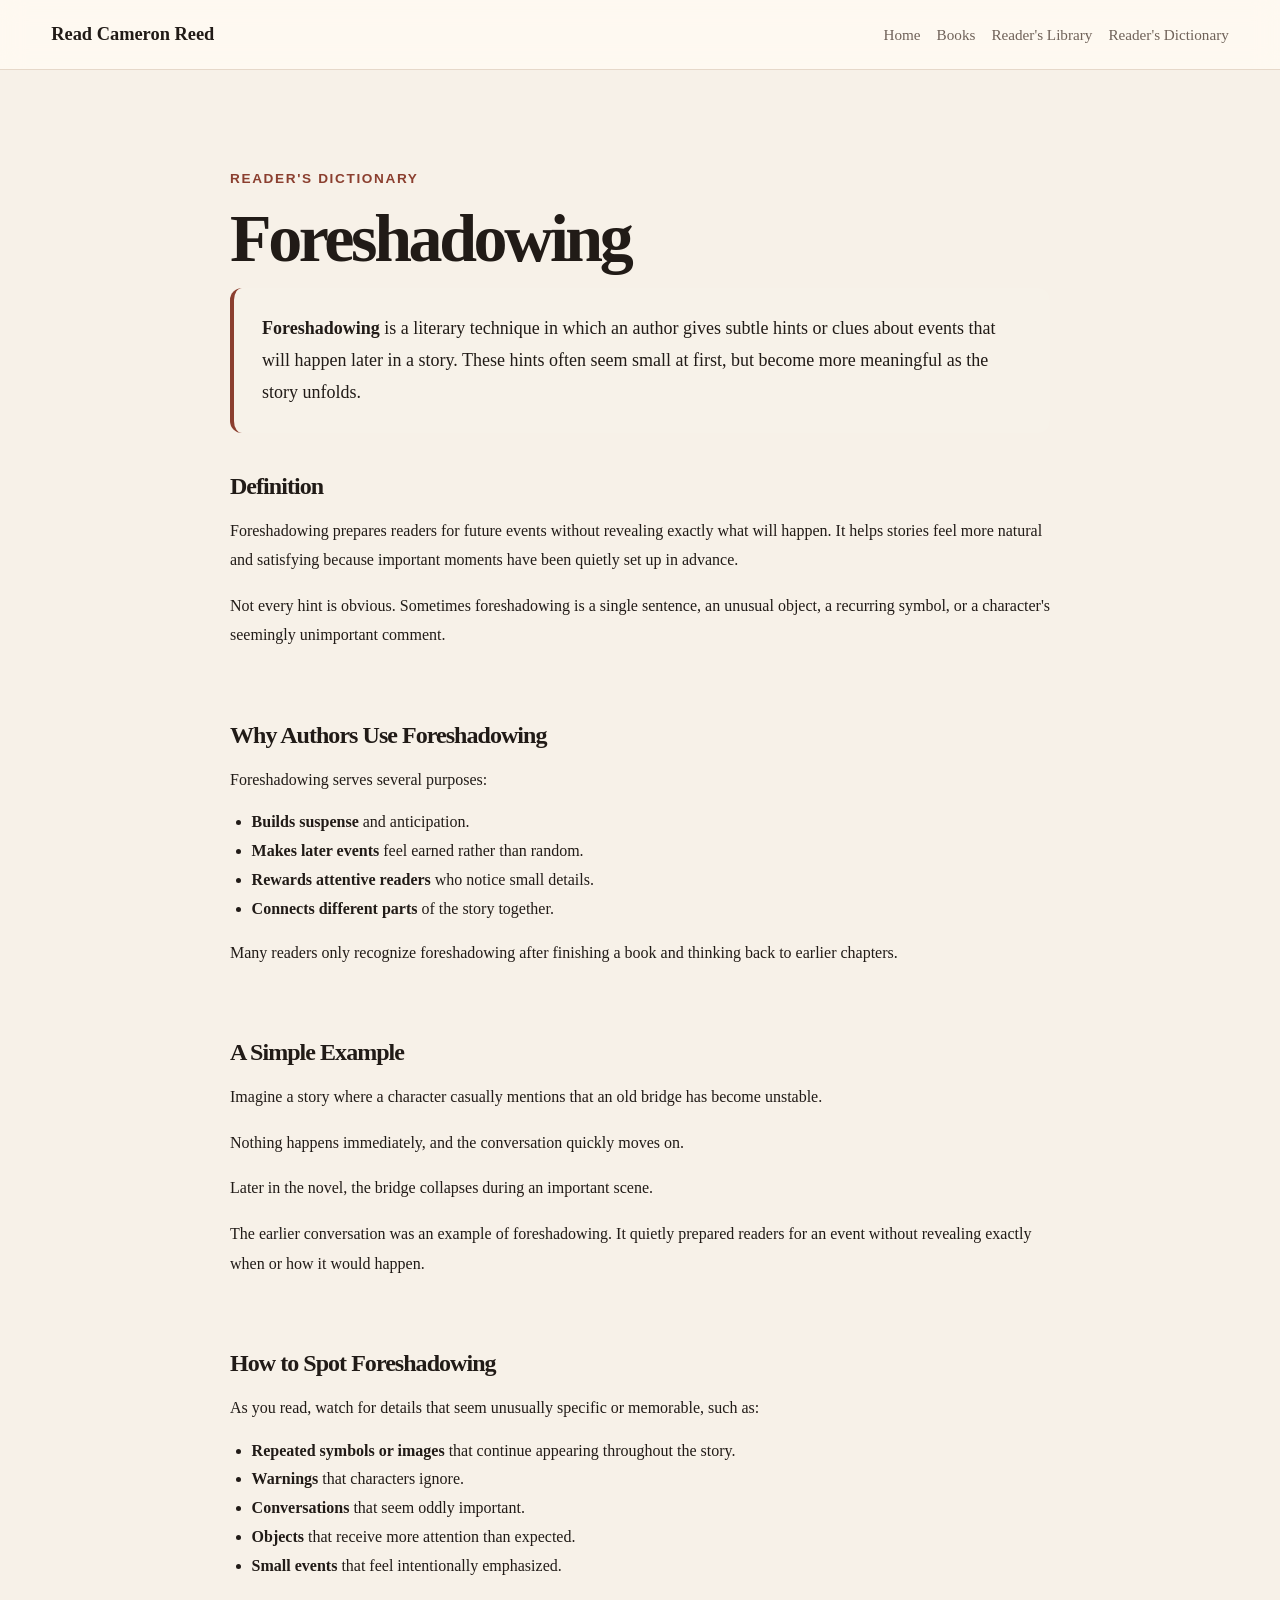
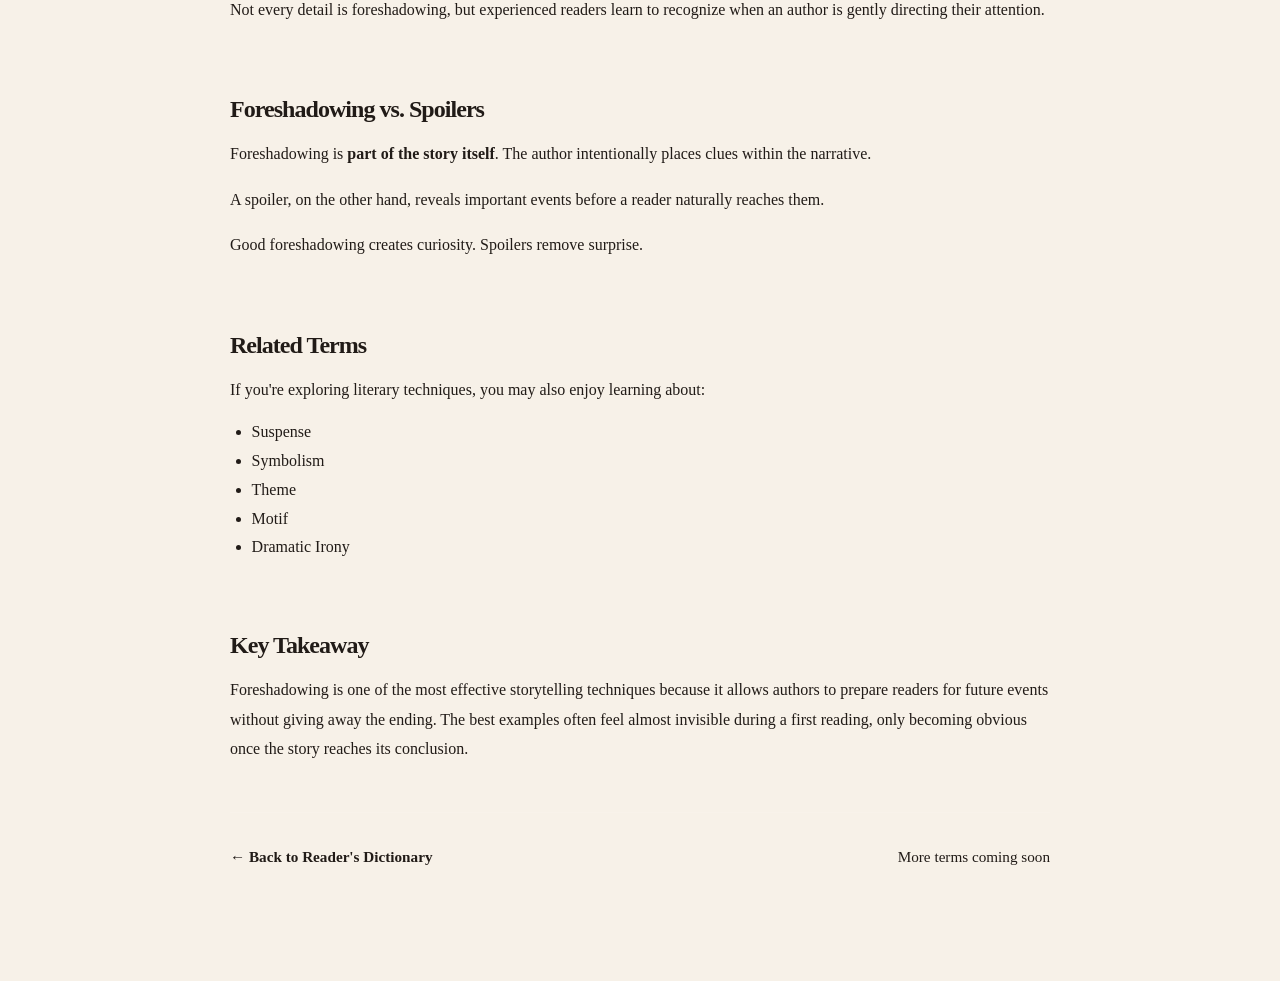
<file: readers-dictionary/foreshadowing.html>
<!DOCTYPE html>
<html lang="en">

<head>
    <!-- Google tag (gtag.js) -->
    <script async src="https://www.googletagmanager.com/gtag/js?id=G-PW70NG52H1"></script>
    <script>
        window.dataLayer = window.dataLayer || [];
        function gtag() { dataLayer.push(arguments); }
        gtag('js', new Date());

        gtag('config', 'G-PW70NG52H1');
    </script>

    <meta charset="UTF-8" />
    <meta name="viewport" content="width=device-width, initial-scale=1.0" />

    <title>Foreshadowing Definition | Reader's Dictionary | Read Cameron Reed</title>

    <meta name="description"
        content="Learn what foreshadowing means in literature, why authors use it, how to recognize it while reading, and see simple examples in this reader-friendly definition." />

    <meta name="robots" content="index,follow" />
    <meta name="author" content="Read Cameron Reed" />
    <meta name="theme-color" content="#0b1220" />

    <link rel="canonical" href="https://readcameronreed.com/readers-dictionary/foreshadowing.html" />

    <!-- Open Graph -->
    <meta property="og:type" content="article" />
    <meta property="og:site_name" content="Read Cameron Reed" />
    <meta property="og:title" content="Foreshadowing Definition | Reader's Dictionary" />
    <meta property="og:description"
        content="Learn what foreshadowing means, why authors use it, how to spot it while reading, and explore simple examples." />
    <meta property="og:url" content="https://readcameronreed.com/readers-dictionary/foreshadowing.html" />

    <!-- Temporary social image -->
    <meta property="og:image" content="https://readcameronreed.com/assets/images/social/readers-dictionary.jpg" />
    <meta property="og:image:width" content="1200" />
    <meta property="og:image:height" content="630" />
    <meta property="og:image:alt" content="Reader's Dictionary by Read Cameron Reed" />

    <!-- Twitter -->
    <meta name="twitter:card" content="summary_large_image" />
    <meta name="twitter:title" content="Foreshadowing Definition | Reader's Dictionary" />
    <meta name="twitter:description" content="A reader-friendly guide to understanding foreshadowing in literature." />
    <meta name="twitter:image" content="https://readcameronreed.com/assets/images/social/readers-dictionary.jpg" />

    <!-- Icons -->
    <link rel="icon" href="/favicon.ico" sizes="any">
    <link rel="icon" type="image/svg+xml" href="/assets/favicon.svg">
    <link rel="icon" type="image/png" sizes="32x32" href="/favicon-32x32.png">
    <link rel="icon" type="image/png" sizes="16x16" href="/favicon-16x16.png">
    <link rel="apple-touch-icon" href="/apple-touch-icon.png">

    <link rel="stylesheet" href="/assets/style.css?v=1.0.5" />
</head>

<body>
    <header class="site-header">
        <a class="site-logo" href="/">Read Cameron Reed</a>

        <nav class="site-nav" aria-label="Main navigation">
            <a href="/">Home</a>
            <a href="/the-fortunate-fall/">Books</a>
            <a href="/readers-library/">Reader's Library</a>
            <a href="/readers-dictionary/" aria-current="page">Reader's Dictionary</a>
        </nav>
    </header>

    <main class="page-shell">
        <article class="dictionary-entry">
            <p class="eyebrow">Reader's Dictionary</p>

            <h1>Foreshadowing</h1>

            <p class="lede">
                <strong>Foreshadowing</strong> is a literary technique in which an author gives subtle hints or clues
                about events that will happen later in a story. These hints often seem small at first, but become more
                meaningful as the story unfolds.
            </p>

            <section>
                <h2>Definition</h2>

                <p>
                    Foreshadowing prepares readers for future events without revealing exactly what will happen. It
                    helps stories feel more natural and satisfying because important moments have been quietly set up in
                    advance.
                </p>

                <p>
                    Not every hint is obvious. Sometimes foreshadowing is a single sentence, an unusual object, a
                    recurring symbol, or a character's seemingly unimportant comment.
                </p>

            </section>

            <section>
                <h2>Why Authors Use Foreshadowing</h2>

                <p>
                    Foreshadowing serves several purposes:
                </p>

                <ul>
                    <li><strong>Builds suspense</strong> and anticipation.</li>
                    <li><strong>Makes later events</strong> feel earned rather than random.</li>
                    <li><strong>Rewards attentive readers</strong> who notice small details.</li>
                    <li><strong>Connects different parts</strong> of the story together.</li>
                </ul>

                <p>
                    Many readers only recognize foreshadowing after finishing a book and thinking back to earlier
                    chapters.
                </p>
            </section>

            <section>
                <h2>A Simple Example</h2>

                <p>
                    Imagine a story where a character casually mentions that an old bridge has become unstable.
                </p>

                <p>
                    Nothing happens immediately, and the conversation quickly moves on.
                </p>

                <p>
                    Later in the novel, the bridge collapses during an important scene.
                </p>

                <p>
                    The earlier conversation was an example of foreshadowing. It quietly prepared readers for an event
                    without revealing exactly when or how it would happen.
                </p>
            </section>

            <section>
                <h2>How to Spot Foreshadowing</h2>

                <p>
                    As you read, watch for details that seem unusually specific or memorable, such as:
                </p>

                <ul>
                    <li><strong>Repeated symbols or images</strong> that continue appearing throughout the story.</li>
                    <li><strong>Warnings</strong> that characters ignore.</li>
                    <li><strong>Conversations</strong> that seem oddly important.</li>
                    <li><strong>Objects</strong> that receive more attention than expected.</li>
                    <li><strong>Small events</strong> that feel intentionally emphasized.</li>
                </ul>

                <p>
                    Not every detail is foreshadowing, but experienced readers learn to recognize when an author is
                    gently directing their attention.
                </p>
            </section>

            <section>
                <h2>Foreshadowing vs. Spoilers</h2>

                <p>
                    Foreshadowing is <strong>part of the story itself</strong>. The author intentionally places clues
                    within the narrative.
                </p>
                <p>
                    A spoiler, on the other hand, reveals important events before a reader naturally reaches them.
                </p>
                <p>
                    Good foreshadowing creates curiosity. Spoilers remove surprise.
                </p>
            </section>

            <section>
                <h2>Related Terms</h2>

                <p>
                    If you're exploring literary techniques, you may also enjoy learning about:
                </p>

                <ul>
                    <li>Suspense</li>
                    <li>Symbolism</li>
                    <li>Theme</li>
                    <li>Motif</li>
                    <li>Dramatic Irony</li>
                </ul>
            </section>

            <section>
                <h2>Key Takeaway</h2>

                <p>
                    Foreshadowing is one of the most effective storytelling techniques because it allows authors to
                    prepare readers for future events without giving away the ending. The best examples often feel
                    almost invisible during a first reading, only becoming obvious once the story reaches its
                    conclusion.
                </p>
            </section>

            <footer class="dictionary-nav">
                <a href="/readers-dictionary/">← Back to Reader's Dictionary</a>
                <span>More terms coming soon</span>
            </footer>
        </article>
    </main>
</body>

</html>
</file>
<file: assets/style.css>
:root {
  --bg: #f7f1e8;
  --surface: #fffaf2;
  --text: #211b17;
  --muted: #6f6259;
  --accent: #8b3f2f;
  --accent-dark: #652b21;
  --border: #e6d8c9;
  --shadow: 0 18px 45px rgba(33, 27, 23, 0.08);
}

* {
  box-sizing: border-box;
}

body {
  margin: 0;
  font-family: Georgia, "Times New Roman", serif;
  background: var(--bg);
  color: var(--text);
  line-height: 1.6;
}

a {
  color: inherit;
}

.site-header {
  display: flex;
  justify-content: space-between;
  align-items: center;
  gap: 1rem;
  padding: 1.25rem clamp(1rem, 4vw, 4rem);
  border-bottom: 1px solid var(--border);
  background: rgba(255, 250, 242, 0.88);
  position: sticky;
  top: 0;
  backdrop-filter: blur(12px);
  z-index: 10;
}

.site-logo {
  font-weight: 700;
  text-decoration: none;
  font-size: 1.15rem;
}

.site-nav {
  display: flex;
  gap: 1rem;
  flex-wrap: wrap;
}

.site-nav a {
  text-decoration: none;
  color: var(--muted);
  font-size: 0.95rem;
}

.site-nav a:hover {
  color: var(--accent);
}

main {
  width: min(1080px, calc(100% - 2rem));
  margin: 0 auto;
}

.hero {
  padding: clamp(4rem, 10vw, 7rem) 0;
}

.eyebrow,
.chapter-label {
  color: var(--accent);
  text-transform: uppercase;
  letter-spacing: 0.12em;
  font-size: 0.76rem;
  font-weight: 700;
  margin: 0 0 0.75rem;
  font-family: Arial, sans-serif;
}

h1,
h2,
h3 {
  line-height: 1.12;
  margin: 0;
}

h1 {
  font-size: clamp(2.7rem, 8vw, 5.7rem);
  max-width: 900px;
  letter-spacing: -0.05em;
}

h2 {
  font-size: clamp(2rem, 5vw, 3.2rem);
  letter-spacing: -0.04em;
}

h3 {
  font-size: 1.35rem;
}

.hero-text {
  max-width: 680px;
  color: var(--muted);
  font-size: 1.2rem;
  margin: 1.5rem 0 0;
}

.hero-actions {
  display: flex;
  gap: 0.85rem;
  flex-wrap: wrap;
  margin-top: 2rem;
}

.button {
  display: inline-flex;
  align-items: center;
  justify-content: center;
  min-height: 44px;
  padding: 0.75rem 1.05rem;
  border-radius: 999px;
  text-decoration: none;
  font-family: Arial, sans-serif;
  font-weight: 700;
}

.button.primary {
  background: var(--accent);
  color: white;
}

.button.primary:hover {
  background: var(--accent-dark);
}

.button.secondary {
  border: 1px solid var(--border);
  background: var(--surface);
}

.section {
  padding: 4rem 0;
  border-top: 1px solid var(--border);
}

.section-heading {
  margin-bottom: 1.5rem;
}

.book-card,
.guide-card,
.about-section {
  background: var(--surface);
  border: 1px solid var(--border);
  border-radius: 28px;
  padding: clamp(1.25rem, 3vw, 2rem);
  box-shadow: var(--shadow);
}

.book-card {
  display: flex;
  align-items: center;
  justify-content: space-between;
  gap: 2rem;
}

.book-card p,
.guide-card p,
.about-section p {
  color: var(--muted);
}

.guide-grid {
  display: grid;
  grid-template-columns: repeat(2, minmax(0, 1fr));
  gap: 1rem;
}

.guide-card.muted {
  opacity: 0.78;
}

.text-link {
  color: var(--accent);
  font-weight: 700;
  text-decoration: none;
  white-space: nowrap;
}

.text-link:hover {
  text-decoration: underline;
}

.text-link.disabled {
  color: var(--muted);
  pointer-events: none;
}

.site-footer {
  padding: 2rem clamp(1rem, 4vw, 4rem);
  color: var(--muted);
  font-size: 0.9rem;
  border-top: 1px solid var(--border);
}

.site-footer p {
  max-width: 900px;
  margin: 0 auto;
}

@media (max-width: 720px) {

  .site-header,
  .book-card {
    align-items: flex-start;
    flex-direction: column;
  }

  .guide-grid {
    grid-template-columns: 1fr;
  }

  h1 {
    font-size: clamp(2.4rem, 14vw, 4rem);
  }
}

.book-cover {
  width: min(220px, 100%);
  border-radius: 12px;
  box-shadow: 0 18px 40px rgba(0, 0, 0, 0.18);

  margin: 0 auto 1.5rem;
  display: block;
}

/* ==========================================================
   Homepage
   ========================================================== */

#books,
#guides,
#about {
  scroll-margin-top: 30px;
}

.recent-list {
  list-style: none;
  margin: 2rem 0 0;
  padding: 0;
}

.recent-list li {
  display: flex;
  gap: 1rem;
  align-items: flex-start;

  padding: 1.5rem 0;
  border-bottom: 1px solid var(--border-color);
}

.recent-list li:last-child {
  border-bottom: none;
}

.recent-list li {
  padding: 1.5rem;
  margin-bottom: 1rem;

  border: 1px solid var(--border-color);
  border-radius: 12px;
  background: var(--surface-color);
}

/* ==========================================================
   Chapter Guide Pages
   ========================================================== */

.page-shell {
  max-width: 960px;
  margin: 0 auto;
  padding: 3rem 1.25rem 4rem;
}

.chapter-guide {
  max-width: 760px;
  margin: 0 auto;
  line-height: 1.75;
}

.chapter-guide .eyebrow {
  margin-bottom: 0.75rem;
  font-size: 0.78rem;
  font-weight: 700;
  letter-spacing: 0.12em;
  text-transform: uppercase;
  color: #7a5c3e;
}

.chapter-guide h1 {
  margin: 0 0 1rem;
  font-size: clamp(2.25rem, 6vw, 4.25rem);
  line-height: 1.05;
  letter-spacing: -0.04em;
}

.chapter-guide .lede {
  margin: 0 0 1.5rem;
  font-size: 1.2rem;
  line-height: 1.65;
  color: #4d4036;
}

.spoiler-note {
  margin: 1.5rem 0 2.75rem;
  padding: 1rem 1.1rem;
  border-left: 4px solid #9b6a3d;
  border-radius: 0.75rem;
  background: #fff7ed;
  color: #4d3420;
}

.chapter-guide section {
  margin-top: 3rem;
}

.chapter-guide h2 {
  margin: 0 0 1rem;
  padding-top: 0.25rem;
  font-size: clamp(1.45rem, 3vw, 2rem);
  line-height: 1.2;
  letter-spacing: -0.02em;
}

.chapter-guide h3 {
  margin: 1.5rem 0 0.5rem;
  font-size: 1.15rem;
  line-height: 1.3;
}

.chapter-guide p {
  margin: 0 0 1.15rem;
}

.chapter-guide ul {
  margin: 0.75rem 0 1.35rem;
  padding-left: 1.25rem;
}

.chapter-guide li {
  margin-bottom: 0.55rem;
}

.chapter-nav {
  display: flex;
  justify-content: space-between;
  gap: 1rem;
  margin-top: 3.5rem;
  padding-top: 1.5rem;
  border-top: 1px solid rgba(80, 60, 40, 0.18);
  font-weight: 700;
}

.chapter-nav span {
  color: #6f6259;
}

@media (max-width: 640px) {
  .page-shell {
    padding-top: 2rem;
  }

  .chapter-guide {
    line-height: 1.68;
  }

  .chapter-guide section {
    margin-top: 2.4rem;
  }

  .chapter-nav {
    flex-direction: column;
  }
}

.chapter-book {
  display: inline-flex;
  align-items: center;
  gap: 1rem;

  margin: 1.5rem 0;
  padding: 0.75rem 1rem;

  background: var(--surface-color);
  border: 1px solid var(--border-color);
  border-radius: 12px;
}

.chapter-book-cover {
  width: 56px;
  border-radius: 6px;
  box-shadow: 0 4px 12px rgba(0, 0, 0, .15);
}

.chapter-book span {
  color: var(--text-muted);
  font-size: 0.9rem;
}

/* ==========================================================
   Documentation Pages
   ========================================================== */

.doc-shell {
  max-width: 1100px;
  margin: 0 auto;
  padding: 4rem 1.5rem 5rem;
}

.doc-hero {
  max-width: 760px;
  margin-bottom: 5rem;
}

.doc-hero h1 {
  margin: 0.25rem 0 1rem;
  font-size: clamp(3rem, 7vw, 4.8rem);
  line-height: 1.05;
  letter-spacing: -0.045em;
}

.doc-lede {
  max-width: 720px;
  margin-bottom: 2rem;
  font-size: 1.3rem;
  line-height: 1.7;
  color: #555;
}

.doc-actions {
  display: flex;
  gap: 1rem;
  flex-wrap: wrap;
}

.doc-section {
  margin-top: 5rem;
}

.doc-section-heading {
  margin-bottom: 2rem;
}

.doc-section-heading h2 {
  margin: 0.25rem 0 0;
  font-size: clamp(2rem, 4vw, 2.8rem);
  line-height: 1.15;
}

.doc-copy {
  max-width: 760px;
}

.doc-copy p {
  margin-bottom: 1.4rem;
  font-size: 1.08rem;
  line-height: 1.85;
}

.doc-grid {
  display: grid;
  grid-template-columns: repeat(auto-fit, minmax(320px, 1fr));
  gap: 1.75rem;
}

.doc-card {
  padding: 1.75rem;
  border: 1px solid #e6e6e6;
  border-radius: 18px;
  background: #fff;
  transition:
    transform .18s ease,
    box-shadow .18s ease,
    border-color .18s ease;
}

.doc-card:hover {
  transform: translateY(-3px);
  border-color: #d7d7d7;
  box-shadow: 0 12px 32px rgba(0, 0, 0, .06);
}

.doc-card.muted {
  background: #fafafa;
}

.doc-card h3 {
  margin: .35rem 0 1rem;
  font-size: 1.35rem;
}

.doc-card p {
  margin-bottom: 1.4rem;
  line-height: 1.7;
}

.status-pill {
  display: inline-block;
  padding: .4rem .8rem;
  border-radius: 999px;
  background: #f2f2f2;
  font-size: .85rem;
  font-weight: 600;
  color: #666;
}

.doc-callout {
  max-width: 820px;
  padding-top: 3rem;
  border-top: 1px solid #ececec;
}

.doc-callout h2 {
  margin-bottom: 1rem;
}

.doc-callout p {
  font-size: 1.1rem;
  line-height: 1.8;
}

@media (max-width: 768px) {

  .doc-shell {
    padding-top: 2.5rem;
  }

  .doc-hero {
    margin-bottom: 3.5rem;
  }

  .doc-section {
    margin-top: 3.5rem;
  }

}

html {
  scroll-behavior: smooth;
}

.doc-section {
  scroll-margin-top: 90px;
}

.doc-hero-image {
  display: block;
  width: 100%;
  max-width: 900px;
  height: auto;

  margin-top: 3rem;
  margin-bottom: 2.5rem;

  border-radius: 18px;
  box-shadow: 0 20px 60px rgba(0, 0, 0, 0.18);
}

.guide-overview {
  margin: 1.5rem 0;
}

.guide-overview p {
  margin: 0.5rem 0;
}

.doc-hero-with-cover {
  display: grid;
  grid-template-columns: minmax(0, 1fr) 220px;
  gap: 2rem;
  align-items: center;
}

.doc-book-cover {
  width: 220px;
  max-width: 100%;
  margin: 0;
  justify-self: center;
}

@media (max-width: 700px) {
  .doc-hero-with-cover {
    grid-template-columns: 1fr;
  }

  .doc-book-cover {
    order: -1;
    margin: 0 auto 1.25rem;
  }
}

.doc-book-cover {
  transition: transform 0.2s ease, box-shadow 0.2s ease;
}

.doc-book-cover:hover {
  transform: translateY(-2px);
  box-shadow: 0 24px 48px rgba(0, 0, 0, .22);
}

.doc-hero-image {
  max-width: 720px;
  width: 100%;
  margin: 2rem auto 0;
  display: block;
  border-radius: 16px;
}

.doc-note {
  margin-top: 1.5rem;
  padding-top: 1rem;
  border-top: 1px solid var(--border-color);
  color: var(--text-muted);
  font-size: 0.95rem;
  line-height: 1.6;
}

/* ==========================================================
   Reader's Dictionary
   ========================================================== */

.dictionary-entry {
  max-width: 820px;
  margin: 0 auto;
  padding: 3rem 0;
}

.dictionary-entry .eyebrow {
  margin-bottom: 0.75rem;
  font-size: 0.85rem;
  font-weight: 700;
  letter-spacing: 0.12em;
  text-transform: uppercase;
}

.dictionary-entry h1 {
  margin: 0 0 1rem;
  font-size: clamp(2.4rem, 6vw, 4.25rem);
  line-height: 1;
}

.dictionary-entry .lede {
  margin: 0 0 2.5rem;
  padding: 1.5rem 1.75rem;
  border-left: 4px solid var(--accent, #4f8cff);
  background: rgba(255, 255, 255, 0.04);
  border-radius: 0.75rem;
  font-size: 1.125rem;
  line-height: 1.8;
}

.dictionary-entry section {
  margin: 2.5rem 0;
}

.dictionary-entry h2 {
  margin: 0 0 0.9rem;
  font-size: 1.5rem;
}

.dictionary-entry p {
  line-height: 1.85;
}

.dictionary-entry ul {
  margin: 1rem 0;
  padding-left: 1.4rem;
}

.dictionary-entry li {
  margin: 0.65rem 0;
  line-height: 1.75;
}

.dictionary-entry hr {
  border: 0;
  height: 1px;
  background: rgba(255, 255, 255, .08);
  margin: 2.75rem 0;
}

.dictionary-nav {
  display: flex;
  justify-content: space-between;
  align-items: center;
  gap: 1rem;
  margin-top: 3rem;
  padding-top: 2rem;
  border-top: 1px solid rgba(255, 255, 255, .08);
  font-size: .95rem;
}

.dictionary-nav a {
  font-weight: 600;
  text-decoration: none;
  transition: opacity .2s ease;
}

.dictionary-nav a:hover {
  opacity: .75;
}

@media (max-width: 640px) {
  .dictionary-entry {
    padding: 2rem 0;
  }

  .dictionary-entry .lede {
    padding: 1.1rem;
    font-size: 1.05rem;
  }

  .dictionary-nav {
    flex-direction: column;
  }
}

.dictionary-entry ul {
  margin: 1rem 0;
  padding-left: 1.35rem;
}

.dictionary-entry li {
  margin: 0.25rem 0;
  line-height: 1.55;
}

.dictionary-entry section+section {
  margin-top: 4.5rem;
}

.dictionary-card {
  margin-top: 1.5rem;
  padding: 2rem;
  border-radius: 18px;
  background: rgba(255, 255, 255, .04);
  border: 1px solid rgba(255, 255, 255, .08);
}

.dictionary-card h3 {
  margin-top: 0;
}

.dictionary-card a {
  display: inline-block;
  margin-top: 1rem;
  font-weight: 600;
}

.dictionary-list,
.coming-soon {
  display: grid;
  gap: .6rem;
  margin-top: 1rem;
}

.coming-soon li {
  opacity: .7;
}

.dictionary-index {
  max-width: 860px;
  margin: 0 auto;
  padding: 3rem 0;
}

.dictionary-index section {
  margin-top: 4rem;
}

.dictionary-index .doc-hero {
  margin-top: 0;
}

.dictionary-card {
  margin-top: 1.25rem;
  padding: 2rem;
  border-radius: 18px;
  background: rgba(255, 255, 255, 0.04);
  border: 1px solid rgba(255, 255, 255, 0.09);
}

.dictionary-card h3 {
  margin: 0 0 0.75rem;
  font-size: 1.8rem;
}

.dictionary-card p {
  max-width: 620px;
}

.dictionary-link {
  display: inline-block;
  margin-top: 1rem;
  font-weight: 700;
  text-decoration: none;
}

.dictionary-link:hover {
  text-decoration: underline;
}

.dictionary-list,
.coming-soon {
  display: grid;
  gap: 0.45rem;
  margin-top: 1rem;
  padding-left: 1.25rem;
}

.coming-soon li {
  opacity: 0.75;
}

@media (max-width: 640px) {
  .dictionary-index {
    padding: 2rem 0;
  }

  .dictionary-index section {
    margin-top: 3rem;
  }

  .dictionary-card {
    padding: 1.35rem;
  }
}

.dictionary-banner {
  max-width: 1100px;
  margin: 3rem auto 4rem;
}

.dictionary-banner img {
  display: block;
  width: 100%;
  height: auto;
  border-radius: 18px;

  box-shadow:
    0 20px 50px rgba(0, 0, 0, .35);

  border: 1px solid rgba(255, 255, 255, .08);
}

/* ==========================================================
   Book's On Our Radar
   ========================================================== */

.book-grid {
  display: grid;
  grid-template-columns: repeat(auto-fit, minmax(220px, 1fr));
  gap: 1.5rem;
}

.book-card {
  background: var(--card-bg, #fff);
  border: 1px solid var(--border-color, #e5e0d8);
  border-radius: 18px;
  overflow: hidden;
  box-shadow: 0 10px 24px rgba(0, 0, 0, 0.06);
}

.book-cover {
  aspect-ratio: 2 / 3;
  display: flex;
  align-items: center;
  justify-content: center;
  text-align: center;
  padding: 1rem;
  font-size: 0.9rem;
}

.placeholder-cover {
  background: linear-gradient(135deg, #f0e7d8, #d9c7aa);
  color: #5c4a35;
}

.book-card-body {
  padding: 1rem;
}

.book-card h3 {
  margin: 0.25rem 0;
}

.book-author {
  margin: 0 0 0.75rem;
  font-style: italic;
  color: var(--muted-text, #6f665c);
}

.hero-social-card {
  display: block;
  width: 100%;
  max-width: 900px;

  margin: 2rem auto 0;

  border-radius: 18px;
  border: 1px solid var(--border-color);
  box-shadow: 0 18px 40px rgba(0, 0, 0, 0.12);
}

/* ==========================================================
   Reader's Reflections
   ========================================================== */

.reflection-shell {
  padding-top: 4rem;
  padding-bottom: 4rem;
}

.reflection-entry {
  max-width: 760px;
  margin: 0 auto;
  padding: 3rem;
  border-radius: 28px;
  background:
    radial-gradient(circle at top left, rgba(185, 141, 91, 0.16), transparent 34%),
    linear-gradient(180deg, #fffaf2 0%, #fff7ec 100%);
  border: 1px solid rgba(117, 83, 46, 0.16);
  box-shadow: 0 24px 70px rgba(84, 57, 29, 0.12);
}

.reflection-entry h1 {
  max-width: 680px;
  margin: 0.5rem 0 2rem;
  font-size: clamp(2.2rem, 6vw, 4.25rem);
  line-height: 0.98;
  letter-spacing: -0.055em;
}

.reflection-prose {
  font-size: clamp(1.08rem, 2vw, 1.28rem);
  line-height: 1.85;
  color: #3e3023;
}

.reflection-prose p {
  margin: 0 0 1.15rem;
}

.reflection-opening {
  max-width: 650px;
}

.reflection-opening strong {
  color: #24180f;
}

.reflection-bridge {
  margin: 2.5rem 0 1rem;
  font-size: 0.92rem;
  text-transform: uppercase;
  letter-spacing: 0.14em;
  color: #8b6846;
  font-weight: 700;
}

.reflection-card {
  padding: 2rem;
  border-radius: 22px;
  background: rgba(255, 255, 255, 0.66);
  border: 1px solid rgba(117, 83, 46, 0.16);
}

.reflection-card p:last-child,
.reflection-opening p:last-child {
  margin-bottom: 0;
}

.reflection-nav {
  display: flex;
  justify-content: space-between;
  gap: 1rem;
  margin-top: 3rem;
  padding-top: 1.25rem;
  border-top: 1px solid rgba(117, 83, 46, 0.18);
  color: #8b6846;
  font-size: 0.95rem;
}

.reflection-nav a {
  color: #5f3f22;
  font-weight: 700;
  text-decoration: none;
}

.reflection-nav a:hover {
  text-decoration: underline;
}

@media (max-width: 700px) {
  .reflection-entry {
    padding: 2rem 1.35rem;
    border-radius: 22px;
  }

  .reflection-card {
    padding: 1.35rem;
  }

  .reflection-nav {
    flex-direction: column;
  }
}

.reflection-notebook-entry {
  max-width: 860px;
  margin: 0 auto;
  padding: 3rem 1.5rem;
}

.reflection-notebook-entry .reflection-prose,
.reflection-notebook-entry .reflection-bridge,
.reflection-notebook-entry .reflection-nav {
  max-width: 650px;
  margin-left: auto;
  margin-right: auto;
}

.reflection-notebook-entry .reflection-note {
  margin-top: 1.5rem;
  margin-bottom: 2.5rem;
  padding: 1rem 1.25rem;
  border-left: 4px solid #c9a66b;
  background: #fbf7ef;
  color: #5f5140;
  font-size: 0.98rem;
}

.reflection-notebook-entry .reflection-prose {
  margin-top: 2rem;
  margin-bottom: 2rem;
  padding: 1.75rem;
  background: #fffdf8;
  border: 1px solid #eadfcd;
  border-radius: 18px;
  box-shadow: 0 10px 28px rgba(70, 48, 25, 0.08);
}

.reflection-notebook-entry .reflection-opening {
  margin-top: 2.5rem;
}

.reflection-notebook-entry .reflection-prose p,
.reflection-notebook-entry .reflection-prose li {
  line-height: 1.75;
}

.reflection-notebook-entry .reflection-prose h3 {
  margin-top: 2rem;
  margin-bottom: 0.75rem;
}

.reflection-notebook-entry .reflection-prose blockquote {
  margin: 1.5rem 0;
  padding: 1rem 1.25rem;
  border-left: 4px solid #9f7d4a;
  background: #f7efe1;
  font-style: italic;
}

.reflection-notebook-entry .reflection-card {
  background: #fbf7ef;
  font-size: 1.08rem;
}

.reflection-notebook-entry .reflection-bridge {
  margin-top: 3rem;
  margin-bottom: 1rem;
  text-align: center;
  font-style: italic;
  color: #6f5d47;
}

.reflection-notebook-entry .reflection-nav {
  margin-top: 3rem;
  display: flex;
  justify-content: space-between;
  gap: 1rem;
  font-size: 0.95rem;
}
</file>
